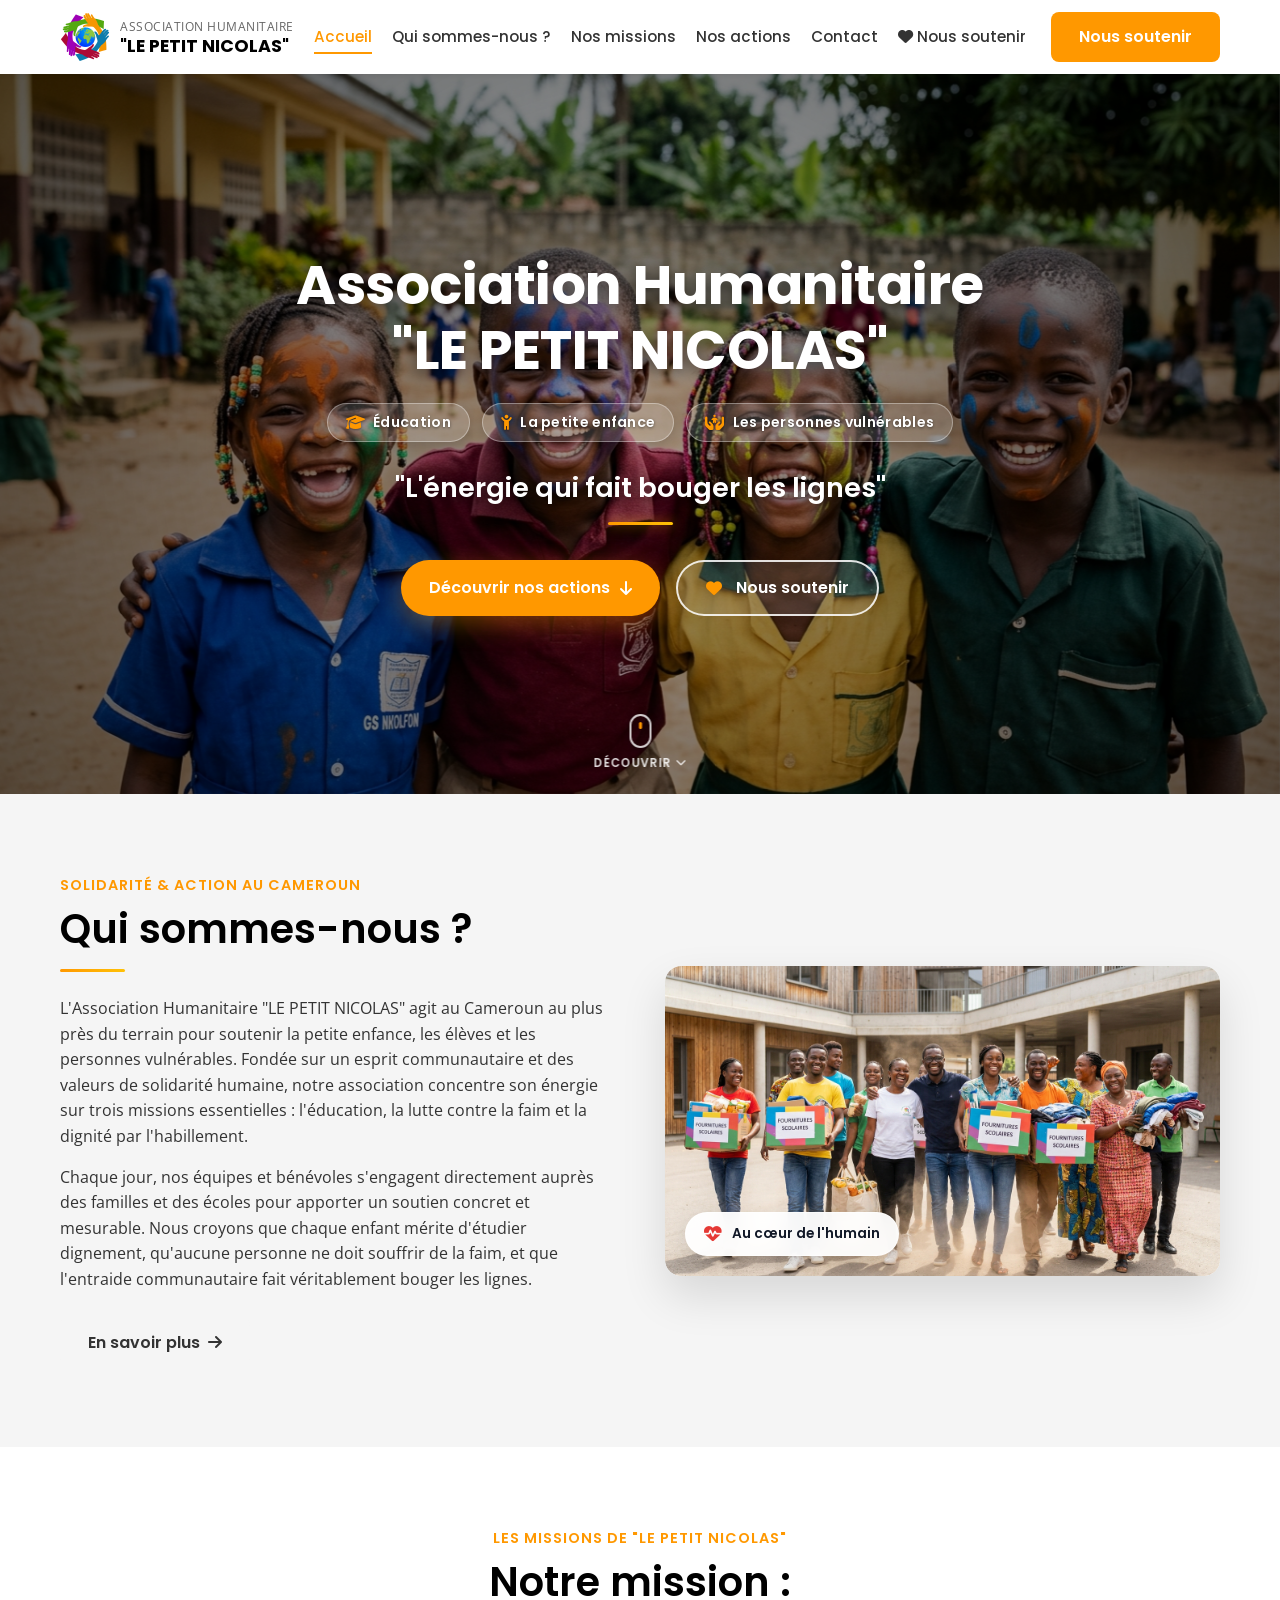
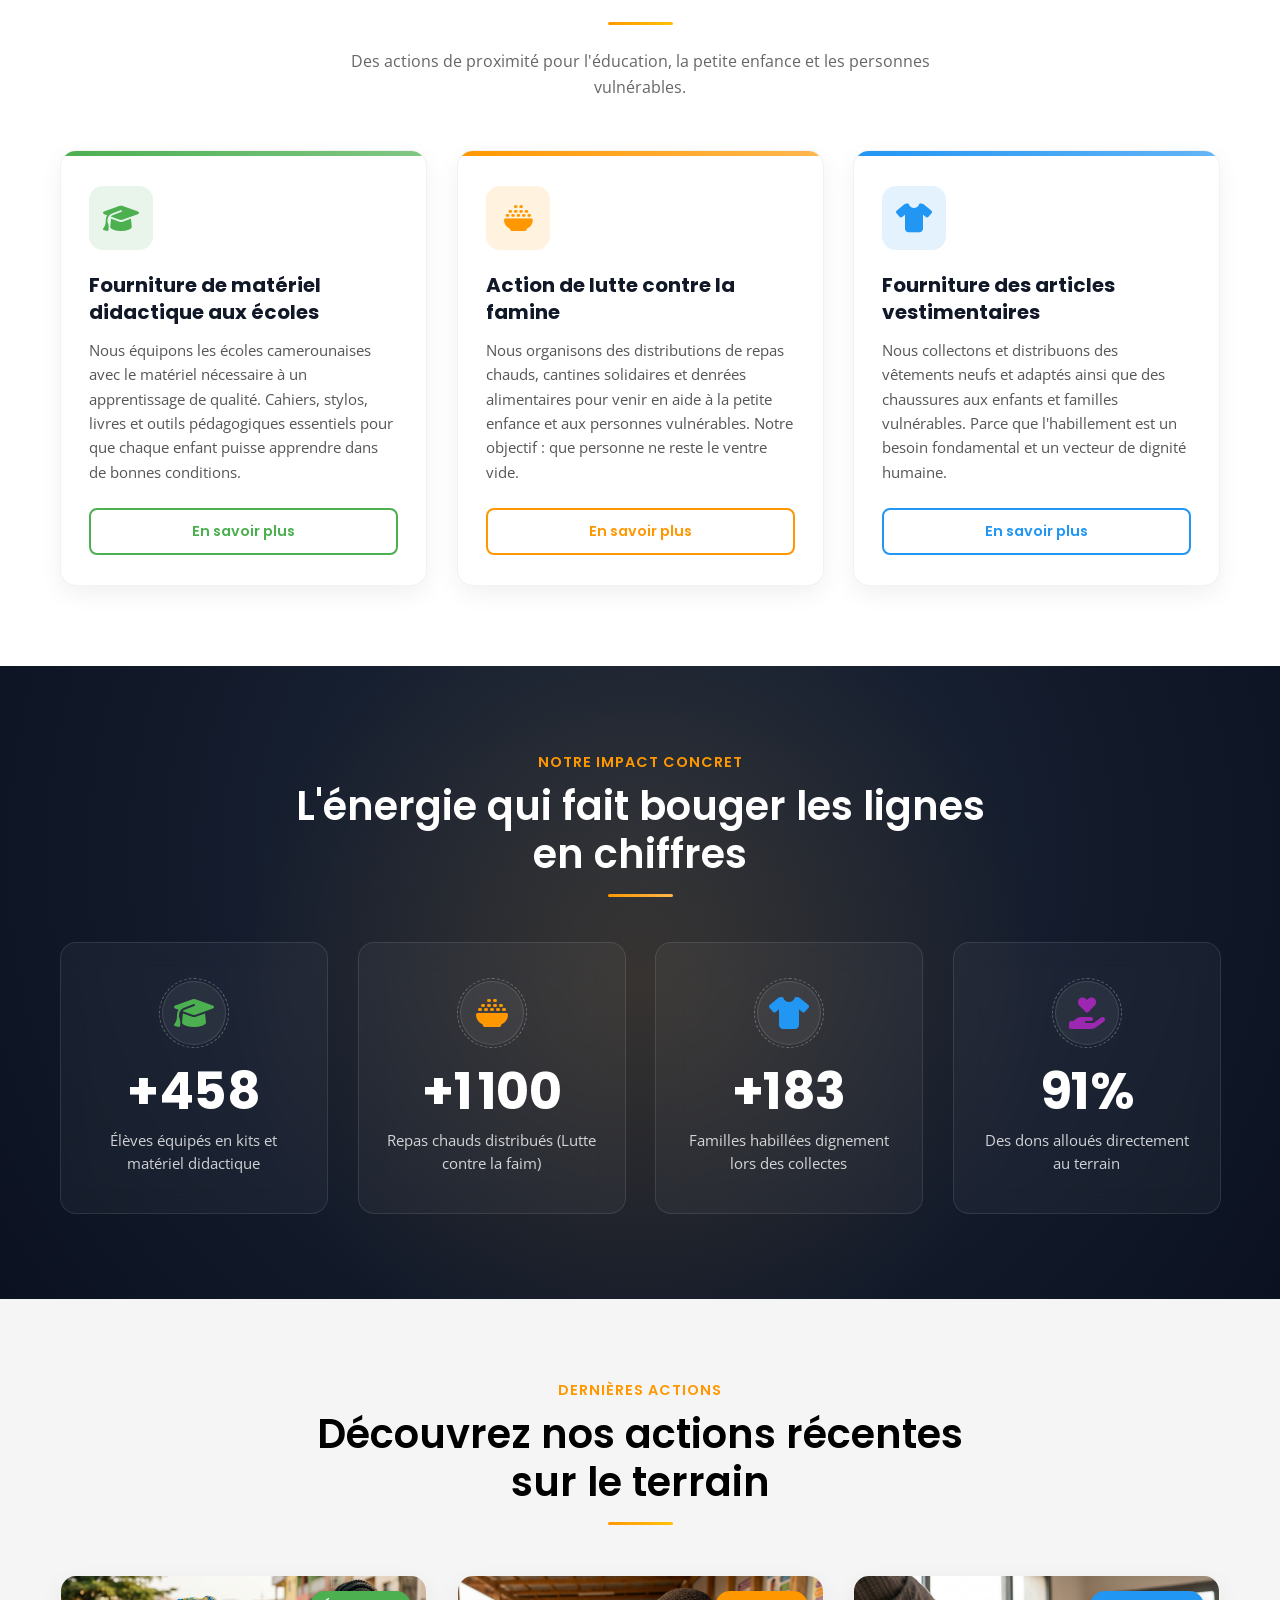
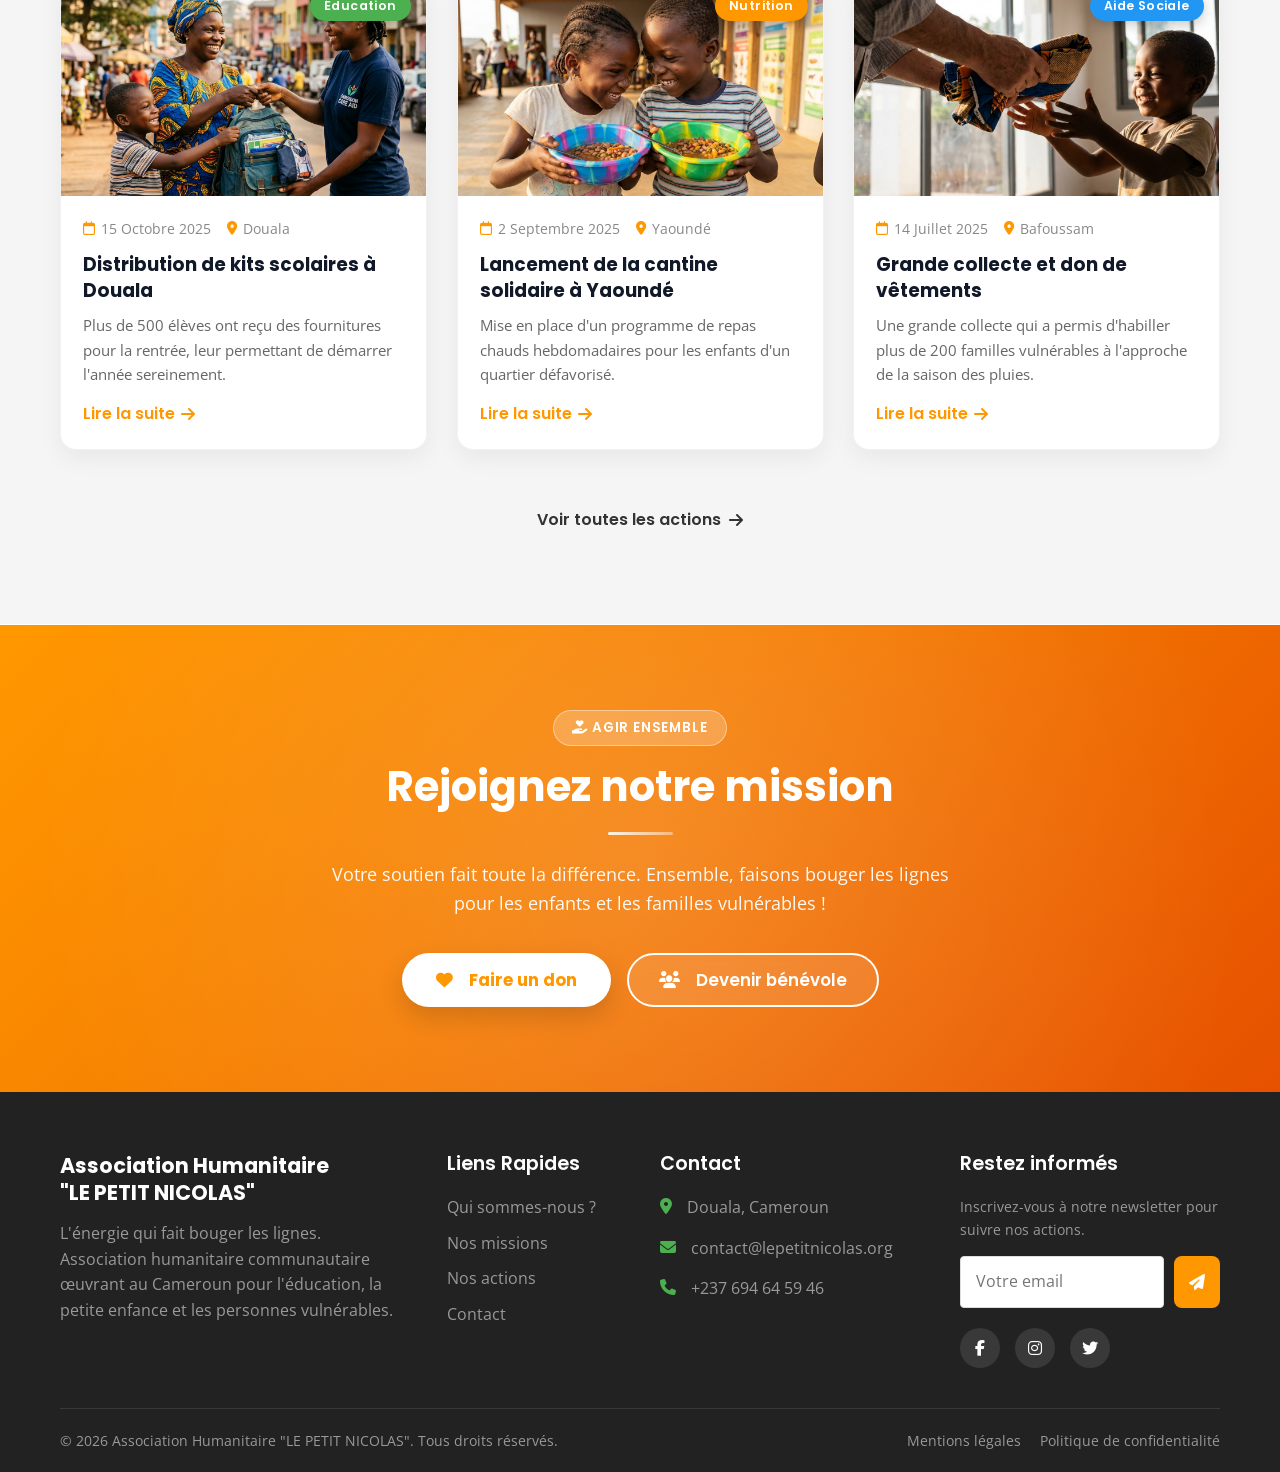
<file: index.html>
<!DOCTYPE html>
<html lang="fr">
<head>
    <meta charset="UTF-8">
    <meta name="viewport" content="width=device-width, initial-scale=1.0">
    <title>Association Humanitaire "LE PETIT NICOLAS" - Cameroun</title>
    <meta name="description" content="Association Humanitaire &quot;LE PETIT NICOLAS&quot; au Cameroun. Éducation, la petite enfance, les personnes vulnérables. L'énergie qui fait bouger les lignes.">
    
    <!-- Google Fonts -->
    <link rel="preconnect" href="https://fonts.googleapis.com">
    <link rel="preconnect" href="https://fonts.gstatic.com" crossorigin>
    <link href="https://fonts.googleapis.com/css2?family=Open+Sans:wght@400;600&family=Poppins:wght@500;600;700&display=swap" rel="stylesheet">
    
    <!-- FontAwesome -->
    <link rel="stylesheet" href="https://cdnjs.cloudflare.com/ajax/libs/font-awesome/6.4.0/css/all.min.css">
    
    <!-- CSS unique consolidé -->
    <link rel="stylesheet" href="assets/css/style.css?v=4.2">
    </head>
<body>

    <!-- BARRE DE PROGRESSION DE NAVIGATION -->
    <div id="nav-progress-bar" class="nav-progress-bar"></div>

    <!-- PRELOADER INTRO DU SITE (ANIMATION DU LOGO AU DEMARRAGE) -->
    <div id="site-preloader" class="site-preloader" aria-hidden="true">
        <div class="preloader-inner">
            <div class="preloader-logo-box">
                <img src="assets/images/logo/logo-pn.jpg" alt="Logo Association Le Petit Nicolas" class="preloader-logo-img">
                <div class="energy-glow-ring"></div>
            </div>
            <div class="preloader-text-box">
                <span class="preloader-sub">Association Humanitaire</span>
                <h2 class="preloader-title">"LE PETIT NICOLAS"</h2>
                <div class="preloader-energy-line">
                    <div class="energy-pulse"></div>
                </div>
                <p class="preloader-slogan">"L'énergie qui fait bouger les lignes"</p>
            </div>
        </div>
    </div>

    <!-- TRANSITION DE PAGE SWUP (ANIMATION DU LOGO ENTRE LES PAGES) -->
    <div id="page-transition" class="page-transition" aria-hidden="true">
        <div class="transition-inner">
            <div class="transition-logo-circle">
                <img src="assets/images/logo/logo-pn.jpg" alt="Logo Le Petit Nicolas" class="transition-logo-img">
                <div class="transition-ripple"></div>
            </div>
            <span class="transition-text">L'énergie qui fait bouger les lignes</span>
        </div>
    </div>

    <!-- HEADER -->
    <header class="site-header">
        <div class="container header-container">
            <!-- Logo -->
            <a href="index.html" class="logo-link">
                <img src="assets/images/logo/logo-pn.jpg" alt="Logo Le Petit Nicolas" class="site-logo">
                <div class="logo-text">
                    <span class="logo-subtitle">Association Humanitaire</span>
                    <span class="logo-title">"LE PETIT NICOLAS"</span>
                </div>
            </a>

            <!-- Navigation -->
            <nav class="main-nav">
                <ul class="nav-list">
                    <li><a href="index.html" class="active">Accueil</a></li>
                    <li><a href="qui-sommes-nous.html" >Qui sommes-nous ?</a></li>
                    <li><a href="nos-missions.html" >Nos missions</a></li>
                    <li><a href="nos-actions.html" >Nos actions</a></li>
                    <li><a href="contact.html" >Contact</a></li>
                    <li class="nav-mobile-cta">
                        <a href="nous-soutenir.html" class="btn-mobile-support ">
                            <i class="fa-solid fa-heart"></i> Nous soutenir
                        </a>
                    </li>
                </ul>
                <div class="header-cta">
                    <a href="nous-soutenir.html" class="btn btn-primary">Nous soutenir</a>
                </div>
            </nav>

            <!-- Mobile Toggle -->
            <button class="menu-toggle" aria-label="Menu">
                <i class="fa-solid fa-bars"></i>
            </button>
        </div>
    </header>

<main id="swup" class="transition-fade">
    <!-- HERO SECTION -->
    <section class="hero">
        <div class="hero-slideshow">
            <div class="hero-slide active" style="background-image: url('assets/images/hero/Children_laughing_in_202604231305.jpeg');"></div>
            <div class="hero-slide" style="background-image: url('assets/images/hero/Children_sharing_nutritious_202604231304.jpeg');"></div>
            <div class="hero-slide" style="background-image: url('assets/images/hero/benevole-donne-vetement-202604231301.jpeg');"></div>
        </div>
        <div class="hero-overlay"></div>
        <div class="container hero-content">
            <h1 class="hero-title">Association Humanitaire<br>"LE PETIT NICOLAS"</h1>
            <div class="hero-pillars">
                <span class="pillar-tag"><i class="fa-solid fa-graduation-cap"></i> Éducation</span>
                <span class="pillar-tag"><i class="fa-solid fa-child-reaching"></i> La petite enfance</span>
                <span class="pillar-tag"><i class="fa-solid fa-hands-holding-child"></i> Les personnes vulnérables</span>
            </div>
            <p class="hero-slogan">"L'énergie qui fait bouger les lignes"</p>
            <div class="hero-actions">
                <a href="#missions" class="btn btn-primary btn-hero-primary">
                    <span>Découvrir nos actions</span>
                    <i class="fa-solid fa-arrow-down"></i>
                </a>
                <a href="contact.html?sujet=don" class="btn btn-secondary btn-hero-secondary">
                    <i class="fa-solid fa-heart" style="color:var(--color-orange); margin-right:6px;"></i>
                    <span>Nous soutenir</span>
                </a>
            </div>
        </div>

        <!-- INDICATEUR DE DEFILEMENT SOURIS -->
        <a href="#presentation" class="hero-scroll-indicator" aria-label="Découvrir la suite">
            <span class="scroll-mouse">
                <span class="scroll-wheel"></span>
            </span>
            <span class="scroll-text">Découvrir <i class="fa-solid fa-chevron-down"></i></span>
        </a>
    </section>

    <!-- PRESENTATION SECTION -->
    <section id="presentation" class="section-padding bg-light" data-reveal="fade-up">
        <div class="container presentation-grid">
            <div class="presentation-text" data-reveal="fade-right">
                <span class="section-subtitle">Solidarité & Action au Cameroun</span>
                <h2>Qui sommes-nous ?</h2>
                <div class="section-divider"></div>
                <p>L'Association Humanitaire "LE PETIT NICOLAS" agit au Cameroun au plus près du terrain pour soutenir la petite enfance, les élèves et les personnes vulnérables. Fondée sur un esprit communautaire et des valeurs de solidarité humaine, notre association concentre son énergie sur trois missions essentielles : l'éducation, la lutte contre la faim et la dignité par l'habillement.</p>
                <p style="margin-top:15px; margin-bottom:25px;">Chaque jour, nos équipes et bénévoles s'engagent directement auprès des familles et des écoles pour apporter un soutien concret et mesurable. Nous croyons que chaque enfant mérite d'étudier dignement, qu'aucune personne ne doit souffrir de la faim, et que l'entraide communautaire fait véritablement bouger les lignes.</p>
                <a href="qui-sommes-nous.html" class="btn btn-tertiary btn-animated-arrow">
                    <span>En savoir plus</span>
                    <i class="fa-solid fa-arrow-right"></i>
                </a>
            </div>
            <div class="presentation-image-wrapper" data-reveal="fade-left" data-tilt>
                <div class="image-frame-decor">
                    <img src="assets/images/presentation.jpeg" alt="Equipe Le Petit Nicolas" class="presentation-img">
                    <div class="image-floating-badge">
                        <i class="fa-solid fa-heart-pulse"></i>
                        <span>Au cœur de l'humain</span>
                    </div>
                </div>
            </div>
        </div>
    </section>

    <!-- MISSIONS SECTION -->
    <section id="missions" class="section-padding" data-reveal="fade-up">
        <div class="container">
            <div class="section-header">
                <span class="section-subtitle">Les missions de "Le Petit Nicolas"</span>
                <h2>Notre mission :</h2>
                <div class="section-divider center"></div>
                <p style="color:var(--color-text-secondary); max-width:650px; margin:10px auto 0;">Des actions de proximité pour l'éducation, la petite enfance et les personnes vulnérables.</p>
            </div>
            
            <div class="missions-grid reveal-stagger">
                <!-- Mission 1 -->
                <div class="mission-card mission-edu" data-tilt>
                    <div class="card-accent-bar edu"></div>
                    <div class="mission-icon-box edu">
                        <i class="fa-solid fa-graduation-cap mission-icon"></i>
                    </div>
                    <h3 class="mission-title">Fourniture de matériel didactique aux écoles</h3>
                    <p class="mission-desc">Nous équipons les écoles camerounaises avec le matériel nécessaire à un apprentissage de qualité. Cahiers, stylos, livres et outils pédagogiques essentiels pour que chaque enfant puisse apprendre dans de bonnes conditions.</p>
                    <a href="nos-missions.html#materiel-didactique" class="btn btn-secondary btn-card-action">En savoir plus</a>
                </div>

                <!-- Mission 2 -->
                <div class="mission-card mission-famine" data-tilt>
                    <div class="card-accent-bar famine"></div>
                    <div class="mission-icon-box famine">
                        <i class="fa-solid fa-bowl-rice mission-icon"></i>
                    </div>
                    <h3 class="mission-title">Action de lutte contre la famine</h3>
                    <p class="mission-desc">Nous organisons des distributions de repas chauds, cantines solidaires et denrées alimentaires pour venir en aide à la petite enfance et aux personnes vulnérables. Notre objectif : que personne ne reste le ventre vide.</p>
                    <a href="nos-missions.html#lutte-famine" class="btn btn-secondary btn-card-action" style="border-color:var(--color-orange); color:var(--color-orange);">En savoir plus</a>
                </div>

                <!-- Mission 3 -->
                <div class="mission-card mission-clothes" data-tilt>
                    <div class="card-accent-bar clothes"></div>
                    <div class="mission-icon-box clothes">
                        <i class="fa-solid fa-shirt mission-icon"></i>
                    </div>
                    <h3 class="mission-title">Fourniture des articles vestimentaires</h3>
                    <p class="mission-desc">Nous collectons et distribuons des vêtements neufs et adaptés ainsi que des chaussures aux enfants et familles vulnérables. Parce que l'habillement est un besoin fondamental et un vecteur de dignité humaine.</p>
                    <a href="nos-missions.html#articles-vestimentaires" class="btn btn-secondary btn-card-action" style="border-color:var(--color-blue); color:var(--color-blue);">En savoir plus</a>
                </div>
            </div>
        </div>
    </section>

    <!-- SECTION CHIFFRES CLES & IMPACT -->
    <section class="stats-section" data-reveal="fade-up">
        <div class="stats-ambient-glow"></div>
        <div class="container" style="position:relative; z-index:2;">
            <div class="section-header" style="margin-bottom:45px;">
                <span class="section-subtitle" style="color:var(--color-orange);">Notre Impact Concret</span>
                <h2 style="color:#ffffff;">L'énergie qui fait bouger les lignes en chiffres</h2>
                <div class="section-divider center orange"></div>
            </div>
            <div class="stats-grid reveal-stagger">
                <div class="stat-card" data-tilt>
                    <div class="stat-icon-wrapper edu">
                        <i class="fa-solid fa-graduation-cap stat-icon" style="color:var(--color-green);"></i>
                        <span class="stat-halo"></span>
                    </div>
                    <div class="stat-number" data-target="500" data-prefix="+">0</div>
                    <p class="stat-label">Élèves équipés en kits et matériel didactique</p>
                </div>
                <div class="stat-card" data-tilt>
                    <div class="stat-icon-wrapper famine">
                        <i class="fa-solid fa-bowl-rice stat-icon" style="color:var(--color-orange);"></i>
                        <span class="stat-halo"></span>
                    </div>
                    <div class="stat-number" data-target="1200" data-prefix="+">0</div>
                    <p class="stat-label">Repas chauds distribués (Lutte contre la faim)</p>
                </div>
                <div class="stat-card" data-tilt>
                    <div class="stat-icon-wrapper clothes">
                        <i class="fa-solid fa-shirt stat-icon" style="color:var(--color-blue);"></i>
                        <span class="stat-halo"></span>
                    </div>
                    <div class="stat-number" data-target="200" data-prefix="+">0</div>
                    <p class="stat-label">Familles habillées dignement lors des collectes</p>
                </div>
                <div class="stat-card" data-tilt>
                    <div class="stat-icon-wrapper direct">
                        <i class="fa-solid fa-hand-holding-heart stat-icon" style="color:var(--color-purple);"></i>
                        <span class="stat-halo"></span>
                    </div>
                    <div class="stat-number" data-target="100" data-suffix="%">0</div>
                    <p class="stat-label">Des dons alloués directement au terrain</p>
                </div>
            </div>
        </div>
    </section>

    <!-- RECENT ACTIONS SECTION -->
    <section class="section-padding bg-light" data-reveal="fade-up">
        <div class="container">
            <div class="section-header">
                <span class="section-subtitle">Dernières actions</span>
                <h2>Découvrez nos actions récentes sur le terrain</h2>
                <div class="section-divider center"></div>
            </div>
            
            <div class="actions-grid reveal-stagger">
                <!-- Action 1 -->
                <article class="action-card" data-tilt>
                    <div class="action-img-wrapper">
                        <img src="assets/images/hero/Volunteer_giving_kit_202604231310.jpeg" alt="Distribution de kits" class="action-img">
                        <span class="action-badge" style="background-color:var(--color-green);">Éducation</span>
                    </div>
                    <div class="action-content">
                        <div class="action-meta">
                            <span><i class="fa-regular fa-calendar"></i> 15 Octobre 2025</span>
                            <span><i class="fa-solid fa-location-dot"></i> Douala</span>
                        </div>
                        <h3>Distribution de kits scolaires à Douala</h3>
                        <p style="color:var(--color-text-secondary); font-size:0.95rem;">Plus de 500 élèves ont reçu des fournitures pour la rentrée, leur permettant de démarrer l'année sereinement.</p>
                        <a href="nos-actions.html" class="read-more">Lire la suite <i class="fa-solid fa-arrow-right"></i></a>
                    </div>
                </article>

                <!-- Action 2 -->
                <article class="action-card" data-tilt>
                    <div class="action-img-wrapper">
                        <img src="assets/images/hero/Children_sharing_nutritious_202604231303.jpeg" alt="Cantine solidaire" class="action-img">
                        <span class="action-badge" style="background-color:var(--color-orange);">Nutrition</span>
                    </div>
                    <div class="action-content">
                        <div class="action-meta">
                            <span><i class="fa-regular fa-calendar"></i> 2 Septembre 2025</span>
                            <span><i class="fa-solid fa-location-dot"></i> Yaoundé</span>
                        </div>
                        <h3>Lancement de la cantine solidaire à Yaoundé</h3>
                        <p style="color:var(--color-text-secondary); font-size:0.95rem;">Mise en place d'un programme de repas chauds hebdomadaires pour les enfants d'un quartier défavorisé.</p>
                        <a href="nos-actions.html" class="read-more">Lire la suite <i class="fa-solid fa-arrow-right"></i></a>
                    </div>
                </article>

                <!-- Action 3 -->
                <article class="action-card" data-tilt>
                    <div class="action-img-wrapper">
                        <img src="assets/images/hero/benevole-donne-vetement-202604231259.jpeg" alt="Collecte vetements" class="action-img">
                        <span class="action-badge" style="background-color:var(--color-blue);">Aide Sociale</span>
                    </div>
                    <div class="action-content">
                        <div class="action-meta">
                            <span><i class="fa-regular fa-calendar"></i> 14 Juillet 2025</span>
                            <span><i class="fa-solid fa-location-dot"></i> Bafoussam</span>
                        </div>
                        <h3>Grande collecte et don de vêtements</h3>
                        <p style="color:var(--color-text-secondary); font-size:0.95rem;">Une grande collecte qui a permis d'habiller plus de 200 familles vulnérables à l'approche de la saison des pluies.</p>
                        <a href="nos-actions.html" class="read-more">Lire la suite <i class="fa-solid fa-arrow-right"></i></a>
                    </div>
                </article>
            </div>
            
            <div class="text-center" style="margin-top:45px;">
                <a href="nos-actions.html" class="btn btn-tertiary btn-animated-arrow">
                    <span>Voir toutes les actions</span>
                    <i class="fa-solid fa-arrow-right"></i>
                </a>
            </div>
        </div>
    </section>

    <!-- CALL TO ACTION -->
    <section class="section-padding cta-section" data-reveal="fade-up">
        <div class="cta-mesh-glow"></div>
        <div class="container" style="position:relative; z-index:2;">
            <span class="cta-pill"><i class="fa-solid fa-hand-holding-heart"></i> Agir ensemble</span>
            <h2 style="font-size: clamp(2rem, 4vw, 2.6rem); margin-bottom: 20px;">Rejoignez notre mission</h2>
            <div class="section-divider center white"></div>
            <p style="font-size: 1.15rem; max-width: 620px; margin: 0 auto 35px; opacity: 0.95; line-height: 1.6;">Votre soutien fait toute la différence. Ensemble, faisons bouger les lignes pour les enfants et les familles vulnérables !</p>
            <div class="cta-actions">
                <a href="contact.html?sujet=don" class="btn btn-cta-primary">
                    <i class="fa-solid fa-heart" style="color:var(--color-orange); margin-right:8px;"></i>
                    <span>Faire un don</span>
                </a>
                <a href="contact.html?sujet=benevolat" class="btn btn-cta-secondary">
                    <i class="fa-solid fa-users" style="margin-right:8px;"></i>
                    <span>Devenir bénévole</span>
                </a>
            </div>
        </div>
    </section>

</main>

    <!-- FOOTER -->
    <footer class="site-footer">
        <div class="container">
            <div class="footer-grid">
                
                <div class="footer-col">
                    <span class="footer-logo-text">Association Humanitaire<br>"LE PETIT NICOLAS"</span>
                    <p>L'énergie qui fait bouger les lignes. Association humanitaire communautaire œuvrant au Cameroun pour l'éducation, la petite enfance et les personnes vulnérables.</p>
                </div>

                <div class="footer-col">
                    <h3>Liens Rapides</h3>
                    <ul class="footer-links">
                        <li><a href="qui-sommes-nous.html">Qui sommes-nous ?</a></li>
                        <li><a href="nos-missions.html">Nos missions</a></li>
                        <li><a href="nos-actions.html">Nos actions</a></li>
                        <li><a href="contact.html">Contact</a></li>
                    </ul>
                </div>

                <div class="footer-col">
                    <h3>Contact</h3>
                    <ul class="footer-contact">
                        <li><i class="fa-solid fa-location-dot"></i> <span>Douala, Cameroun</span></li>
                        <li><i class="fa-solid fa-envelope"></i> <span>contact@lepetitnicolas.org</span></li>
                        <li><i class="fa-solid fa-phone"></i> <span>+237 694 64 59 46</span></li>
                    </ul>
                </div>

                <div class="footer-col">
                    <h3>Restez informés</h3>
                    <p style="margin-bottom:15px; font-size:0.9rem;">Inscrivez-vous à notre newsletter pour suivre nos actions.</p>
                    <form class="newsletter-form" action="#" method="POST">
                        <div class="form-group" style="display:flex; gap:10px;">
                            <input type="email" class="form-control" placeholder="Votre email" required style="flex:1;">
                            <button type="submit" class="btn btn-primary" style="padding:10px 15px;"><i class="fa-solid fa-paper-plane"></i></button>
                        </div>
                    </form>
                    <div class="social-links" style="margin-top:20px;">
                        <a href="#" aria-label="Facebook"><i class="fa-brands fa-facebook-f"></i></a>
                        <a href="#" aria-label="Instagram"><i class="fa-brands fa-instagram"></i></a>
                        <a href="#" aria-label="Twitter"><i class="fa-brands fa-twitter"></i></a>
                    </div>
                </div>

            </div>

            <div class="footer-bottom">
                <p>&copy; 2026 Association Humanitaire "LE PETIT NICOLAS". Tous droits réservés.</p>
                <div class="footer-legal">
                    <a href="mentions-legales.html">Mentions légales</a>
                    <a href="politique-confidentialite.html">Politique de confidentialité</a>
                </div>
            </div>
        </div>
    </footer>

    <!-- JavaScript & Bibliothèques Fluides (100% Locales, Zéro dépendance externe) -->
    <script src="assets/js/vendor/lenis.min.js"></script>
    <script src="assets/js/vendor/swup.min.js"></script>
    <script src="assets/js/main.js?v=4.1"></script>
</body>
</html>
</file>
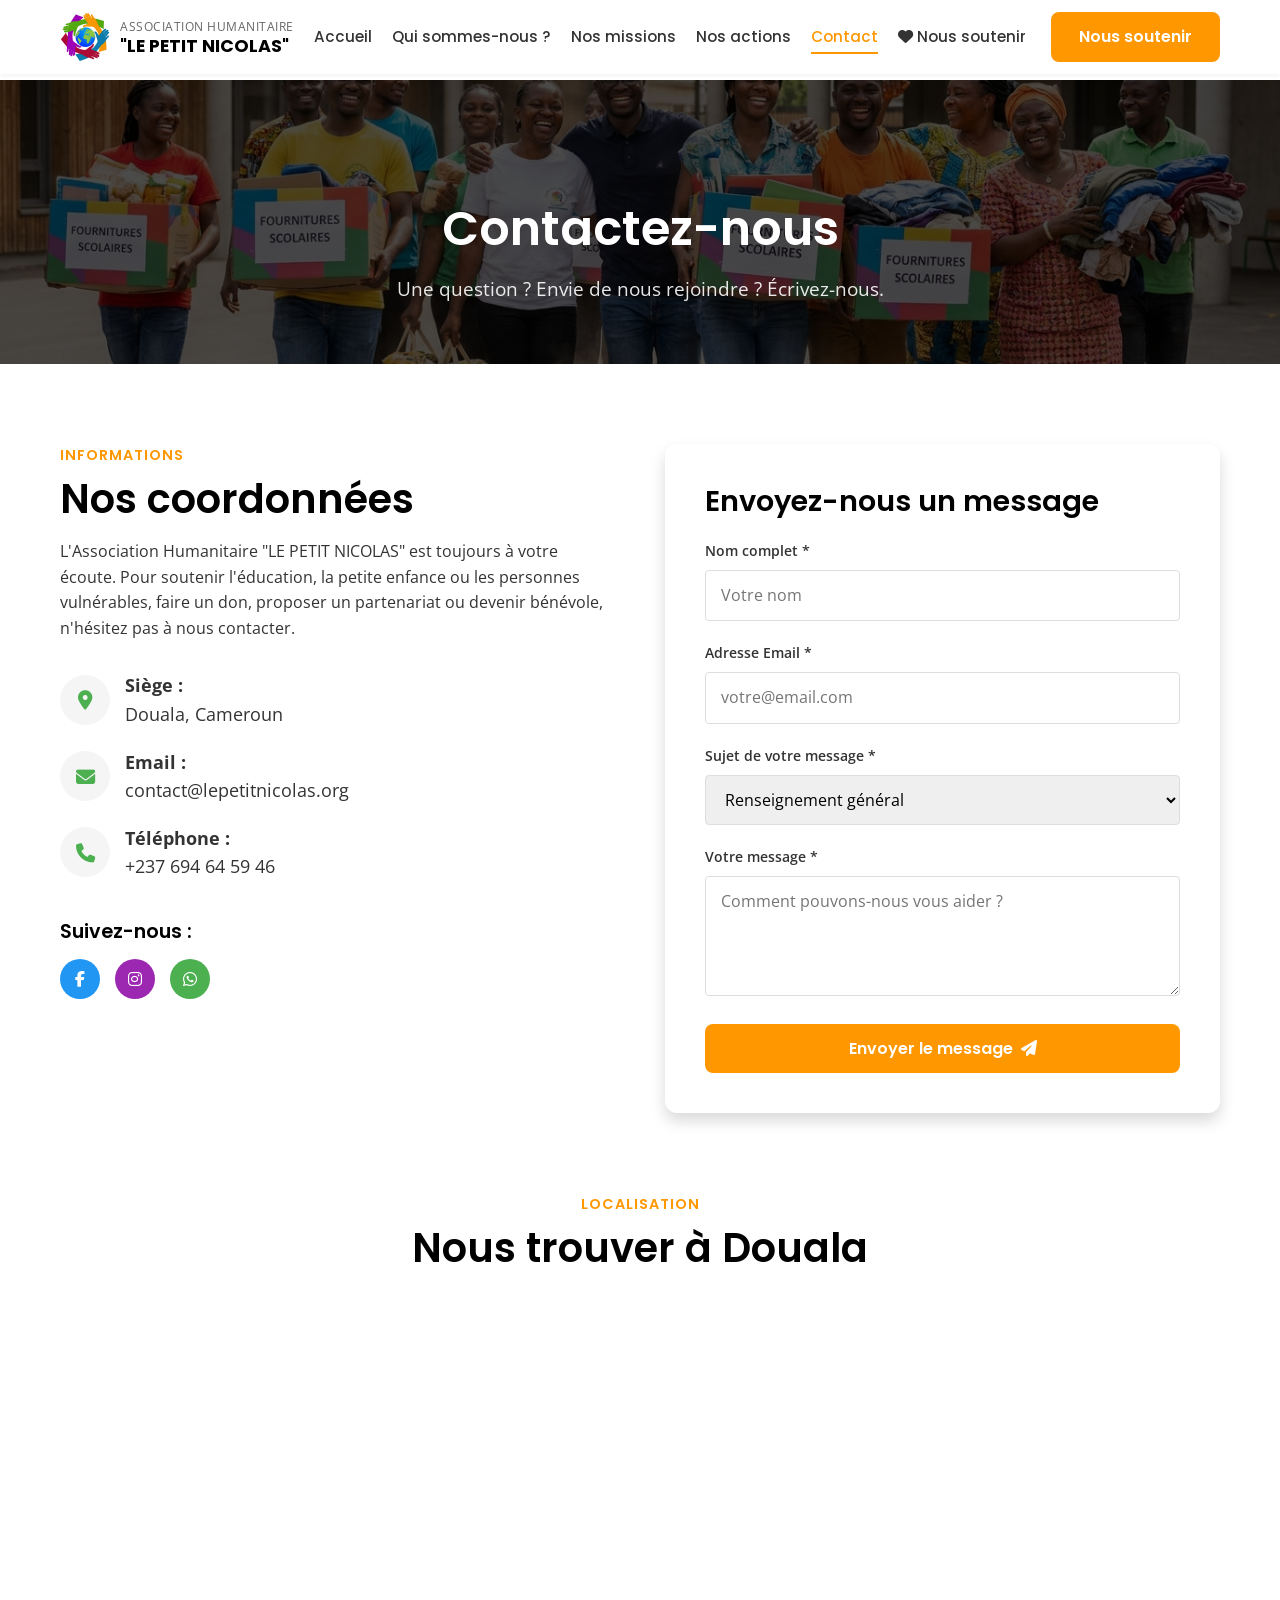
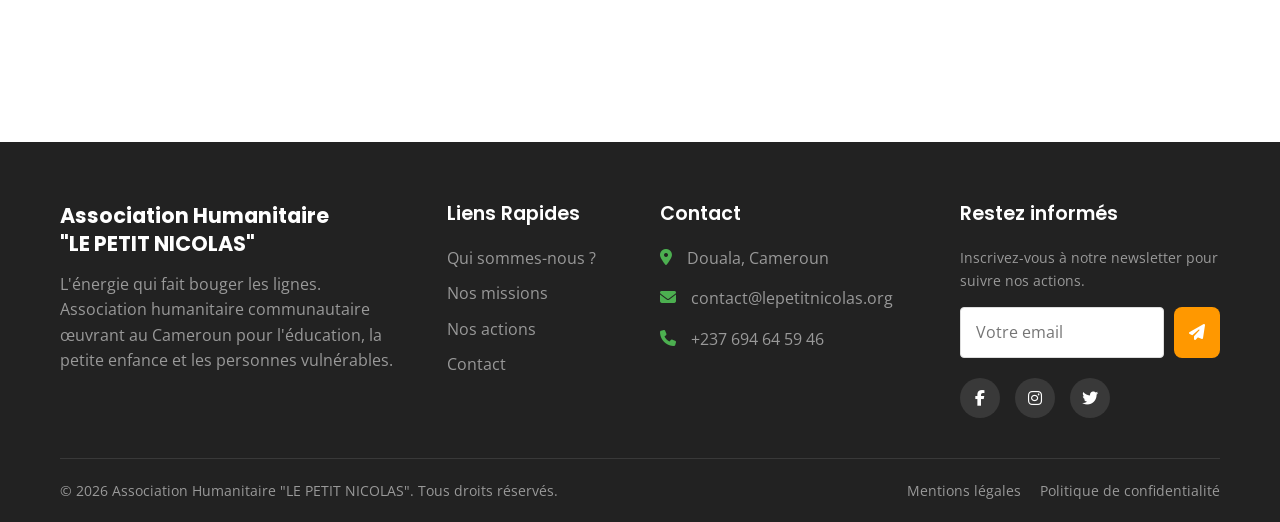
<file: contact.html>
<!DOCTYPE html>
<html lang="fr">
<head>
    <meta charset="UTF-8">
    <meta name="viewport" content="width=device-width, initial-scale=1.0">
    <title>Association Humanitaire "LE PETIT NICOLAS" - Cameroun</title>
    <meta name="description" content="Association Humanitaire &quot;LE PETIT NICOLAS&quot; au Cameroun. Éducation, la petite enfance, les personnes vulnérables. L'énergie qui fait bouger les lignes.">
    
    <!-- Google Fonts -->
    <link rel="preconnect" href="https://fonts.googleapis.com">
    <link rel="preconnect" href="https://fonts.gstatic.com" crossorigin>
    <link href="https://fonts.googleapis.com/css2?family=Open+Sans:wght@400;600&family=Poppins:wght@500;600;700&display=swap" rel="stylesheet">
    
    <!-- FontAwesome -->
    <link rel="stylesheet" href="https://cdnjs.cloudflare.com/ajax/libs/font-awesome/6.4.0/css/all.min.css">
    
    <!-- CSS unique consolidé -->
    <link rel="stylesheet" href="assets/css/style.css?v=4.2">
    </head>
<body>

    <!-- BARRE DE PROGRESSION DE NAVIGATION -->
    <div id="nav-progress-bar" class="nav-progress-bar"></div>

    <!-- PRELOADER INTRO DU SITE (ANIMATION DU LOGO AU DEMARRAGE) -->
    <div id="site-preloader" class="site-preloader" aria-hidden="true">
        <div class="preloader-inner">
            <div class="preloader-logo-box">
                <img src="assets/images/logo/logo-pn.jpg" alt="Logo Association Le Petit Nicolas" class="preloader-logo-img">
                <div class="energy-glow-ring"></div>
            </div>
            <div class="preloader-text-box">
                <span class="preloader-sub">Association Humanitaire</span>
                <h2 class="preloader-title">"LE PETIT NICOLAS"</h2>
                <div class="preloader-energy-line">
                    <div class="energy-pulse"></div>
                </div>
                <p class="preloader-slogan">"L'énergie qui fait bouger les lignes"</p>
            </div>
        </div>
    </div>

    <!-- TRANSITION DE PAGE SWUP (ANIMATION DU LOGO ENTRE LES PAGES) -->
    <div id="page-transition" class="page-transition" aria-hidden="true">
        <div class="transition-inner">
            <div class="transition-logo-circle">
                <img src="assets/images/logo/logo-pn.jpg" alt="Logo Le Petit Nicolas" class="transition-logo-img">
                <div class="transition-ripple"></div>
            </div>
            <span class="transition-text">L'énergie qui fait bouger les lignes</span>
        </div>
    </div>

    <!-- HEADER -->
    <header class="site-header">
        <div class="container header-container">
            <!-- Logo -->
            <a href="index.html" class="logo-link">
                <img src="assets/images/logo/logo-pn.jpg" alt="Logo Le Petit Nicolas" class="site-logo">
                <div class="logo-text">
                    <span class="logo-subtitle">Association Humanitaire</span>
                    <span class="logo-title">"LE PETIT NICOLAS"</span>
                </div>
            </a>

            <!-- Navigation -->
            <nav class="main-nav">
                <ul class="nav-list">
                    <li><a href="index.html" >Accueil</a></li>
                    <li><a href="qui-sommes-nous.html" >Qui sommes-nous ?</a></li>
                    <li><a href="nos-missions.html" >Nos missions</a></li>
                    <li><a href="nos-actions.html" >Nos actions</a></li>
                    <li><a href="contact.html" class="active">Contact</a></li>
                    <li class="nav-mobile-cta">
                        <a href="nous-soutenir.html" class="btn-mobile-support ">
                            <i class="fa-solid fa-heart"></i> Nous soutenir
                        </a>
                    </li>
                </ul>
                <div class="header-cta">
                    <a href="nous-soutenir.html" class="btn btn-primary">Nous soutenir</a>
                </div>
            </nav>

            <!-- Mobile Toggle -->
            <button class="menu-toggle" aria-label="Menu">
                <i class="fa-solid fa-bars"></i>
            </button>
        </div>
    </header>

<main id="swup" class="transition-fade">
<!-- PAGE HEADER -->
<section class="page-header" style="background: linear-gradient(rgba(0,0,0,0.7), rgba(0,0,0,0.7)), url('assets/images/presentation.jpeg') center/cover; color: white; padding: 120px 0 60px; text-align: center; margin-top: 80px;">
    <div class="container">
        <h1 style="color: white; font-size: clamp(2rem, 4vw, 3rem);">Contactez-nous</h1>
        <p style="font-size: 1.2rem; opacity: 0.9;">Une question ? Envie de nous rejoindre ? Écrivez-nous.</p>
    </div>
</section>

<section class="section-padding" data-reveal>
        <div class="container">
            <div class="presentation-grid" style="align-items: flex-start;">
                
                <!-- COORDONNEES -->
                <div>
                    <span class="section-subtitle">Informations</span>
                    <h2>Nos coordonnées</h2>
                    <p style="margin-bottom: 30px;">L'Association Humanitaire "LE PETIT NICOLAS" est toujours à votre écoute. Pour soutenir l'éducation, la petite enfance ou les personnes vulnérables, faire un don, proposer un partenariat ou devenir bénévole, n'hésitez pas à nous contacter.</p>
                    
                    <ul class="footer-contact" style="list-style: none; padding: 0;">
                        <li style="display:flex; gap:15px; margin-bottom:20px; font-size:1.1rem; align-items:center;">
                            <div style="width:50px; height:50px; background:var(--color-light-gray); border-radius:50%; display:flex; align-items:center; justify-content:center; color:var(--color-green); font-size:1.2rem;">
                                <i class="fa-solid fa-location-dot"></i>
                            </div>
                            <span><strong>Siège :</strong><br> Douala, Cameroun</span>
                        </li>
                        <li style="display:flex; gap:15px; margin-bottom:20px; font-size:1.1rem; align-items:center;">
                            <div style="width:50px; height:50px; background:var(--color-light-gray); border-radius:50%; display:flex; align-items:center; justify-content:center; color:var(--color-orange); font-size:1.2rem;">
                                <i class="fa-solid fa-envelope"></i>
                            </div>
                            <span><strong>Email :</strong><br> contact@lepetitnicolas.org</span>
                        </li>
                        <li style="display:flex; gap:15px; margin-bottom:20px; font-size:1.1rem; align-items:center;">
                            <div style="width:50px; height:50px; background:var(--color-light-gray); border-radius:50%; display:flex; align-items:center; justify-content:center; color:var(--color-blue); font-size:1.2rem;">
                                <i class="fa-solid fa-phone"></i>
                            </div>
                            <span><strong>Téléphone :</strong><br> +237 694 64 59 46</span>
                        </li>
                    </ul>

                    <div style="margin-top: 40px;">
                        <h3 style="font-size: 1.2rem;">Suivez-nous :</h3>
                        <div class="social-links" style="margin-top:15px;">
                            <a href="#" style="background:var(--color-blue);"><i class="fa-brands fa-facebook-f"></i></a>
                            <a href="#" style="background:var(--color-purple);"><i class="fa-brands fa-instagram"></i></a>
                            <a href="#" style="background:var(--color-green);"><i class="fa-brands fa-whatsapp"></i></a>
                        </div>
                    </div>
                </div>

                <!-- FORMULAIRE -->
                <div style="background: var(--color-white); padding: 40px; border-radius: var(--radius-lg); box-shadow: var(--shadow-lg);">
                    <h3 style="margin-bottom: 20px;">Envoyez-nous un message</h3>
                    
                    
                    <form action="#" method="POST">
                        <div class="form-group">
                            <label class="form-label">Nom complet *</label>
                            <input type="text" class="form-control" required placeholder="Votre nom">
                        </div>
                        <div class="form-group">
                            <label class="form-label">Adresse Email *</label>
                            <input type="email" class="form-control" required placeholder="votre@email.com">
                        </div>
                        <div class="form-group">
                            <label class="form-label">Sujet de votre message *</label>
                            <select class="form-control" required>
                                <option value="general" selected>Renseignement général</option>
                                <option value="don" >Faire un don</option>
                                <option value="benevolat" >Devenir bénévole</option>
                                <option value="partenariat" >Proposition de partenariat</option>
                            </select>
                        </div>
                        <div class="form-group">
                            <label class="form-label">Votre message *</label>
                            <textarea class="form-control" required placeholder="Comment pouvons-nous vous aider ?"></textarea>
                        </div>
                        <button type="submit" class="btn btn-primary" style="width: 100%;">Envoyer le message <i class="fa-solid fa-paper-plane"></i></button>
                    </form>
                </div>

            </div>
        </div>
    </section>

    <!-- CARTE GOOGLE MAPS -->
    <section style="padding-bottom: 0;">
        <div class="container" style="padding-bottom: 20px;">
            <div class="section-header">
                <span class="section-subtitle">Localisation</span>
                <h2>Nous trouver à Douala</h2>
            </div>
        </div>
        <div style="width:100%; height: 400px; filter: grayscale(10%);">
            <iframe
                src="https://www.google.com/maps/embed?pb=!1m18!1m12!1m3!1d127524.77027774498!2d9.62898!3d4.04833!2m3!1f0!2f0!3f0!3m2!1i1024!2i768!4f13.1!3m3!1m2!1s0x1061128be2e1fe6d%3A0x310893d0cbb13c36!2sDouala%2C%20Cameroun!5e0!3m2!1sfr!2sfr!4v1713880000000!5m2!1sfr!2sfr"
                width="100%"
                height="400"
                style="border:0; display:block;"
                allowfullscreen=""
                loading="lazy"
                referrerpolicy="no-referrer-when-downgrade"
                title="Localisation de l'Association Humanitaire &quot;LE PETIT NICOLAS&quot; à Douala">
            </iframe>
        </div>
    </section>
</main>

    <!-- FOOTER -->
    <footer class="site-footer">
        <div class="container">
            <div class="footer-grid">
                
                <div class="footer-col">
                    <span class="footer-logo-text">Association Humanitaire<br>"LE PETIT NICOLAS"</span>
                    <p>L'énergie qui fait bouger les lignes. Association humanitaire communautaire œuvrant au Cameroun pour l'éducation, la petite enfance et les personnes vulnérables.</p>
                </div>

                <div class="footer-col">
                    <h3>Liens Rapides</h3>
                    <ul class="footer-links">
                        <li><a href="qui-sommes-nous.html">Qui sommes-nous ?</a></li>
                        <li><a href="nos-missions.html">Nos missions</a></li>
                        <li><a href="nos-actions.html">Nos actions</a></li>
                        <li><a href="contact.html">Contact</a></li>
                    </ul>
                </div>

                <div class="footer-col">
                    <h3>Contact</h3>
                    <ul class="footer-contact">
                        <li><i class="fa-solid fa-location-dot"></i> <span>Douala, Cameroun</span></li>
                        <li><i class="fa-solid fa-envelope"></i> <span>contact@lepetitnicolas.org</span></li>
                        <li><i class="fa-solid fa-phone"></i> <span>+237 694 64 59 46</span></li>
                    </ul>
                </div>

                <div class="footer-col">
                    <h3>Restez informés</h3>
                    <p style="margin-bottom:15px; font-size:0.9rem;">Inscrivez-vous à notre newsletter pour suivre nos actions.</p>
                    <form class="newsletter-form" action="#" method="POST">
                        <div class="form-group" style="display:flex; gap:10px;">
                            <input type="email" class="form-control" placeholder="Votre email" required style="flex:1;">
                            <button type="submit" class="btn btn-primary" style="padding:10px 15px;"><i class="fa-solid fa-paper-plane"></i></button>
                        </div>
                    </form>
                    <div class="social-links" style="margin-top:20px;">
                        <a href="#" aria-label="Facebook"><i class="fa-brands fa-facebook-f"></i></a>
                        <a href="#" aria-label="Instagram"><i class="fa-brands fa-instagram"></i></a>
                        <a href="#" aria-label="Twitter"><i class="fa-brands fa-twitter"></i></a>
                    </div>
                </div>

            </div>

            <div class="footer-bottom">
                <p>&copy; 2026 Association Humanitaire "LE PETIT NICOLAS". Tous droits réservés.</p>
                <div class="footer-legal">
                    <a href="mentions-legales.html">Mentions légales</a>
                    <a href="politique-confidentialite.html">Politique de confidentialité</a>
                </div>
            </div>
        </div>
    </footer>

    <!-- JavaScript & Bibliothèques Fluides (100% Locales, Zéro dépendance externe) -->
    <script src="assets/js/vendor/lenis.min.js"></script>
    <script src="assets/js/vendor/swup.min.js"></script>
    <script src="assets/js/main.js?v=4.1"></script>
</body>
</html>
</file>
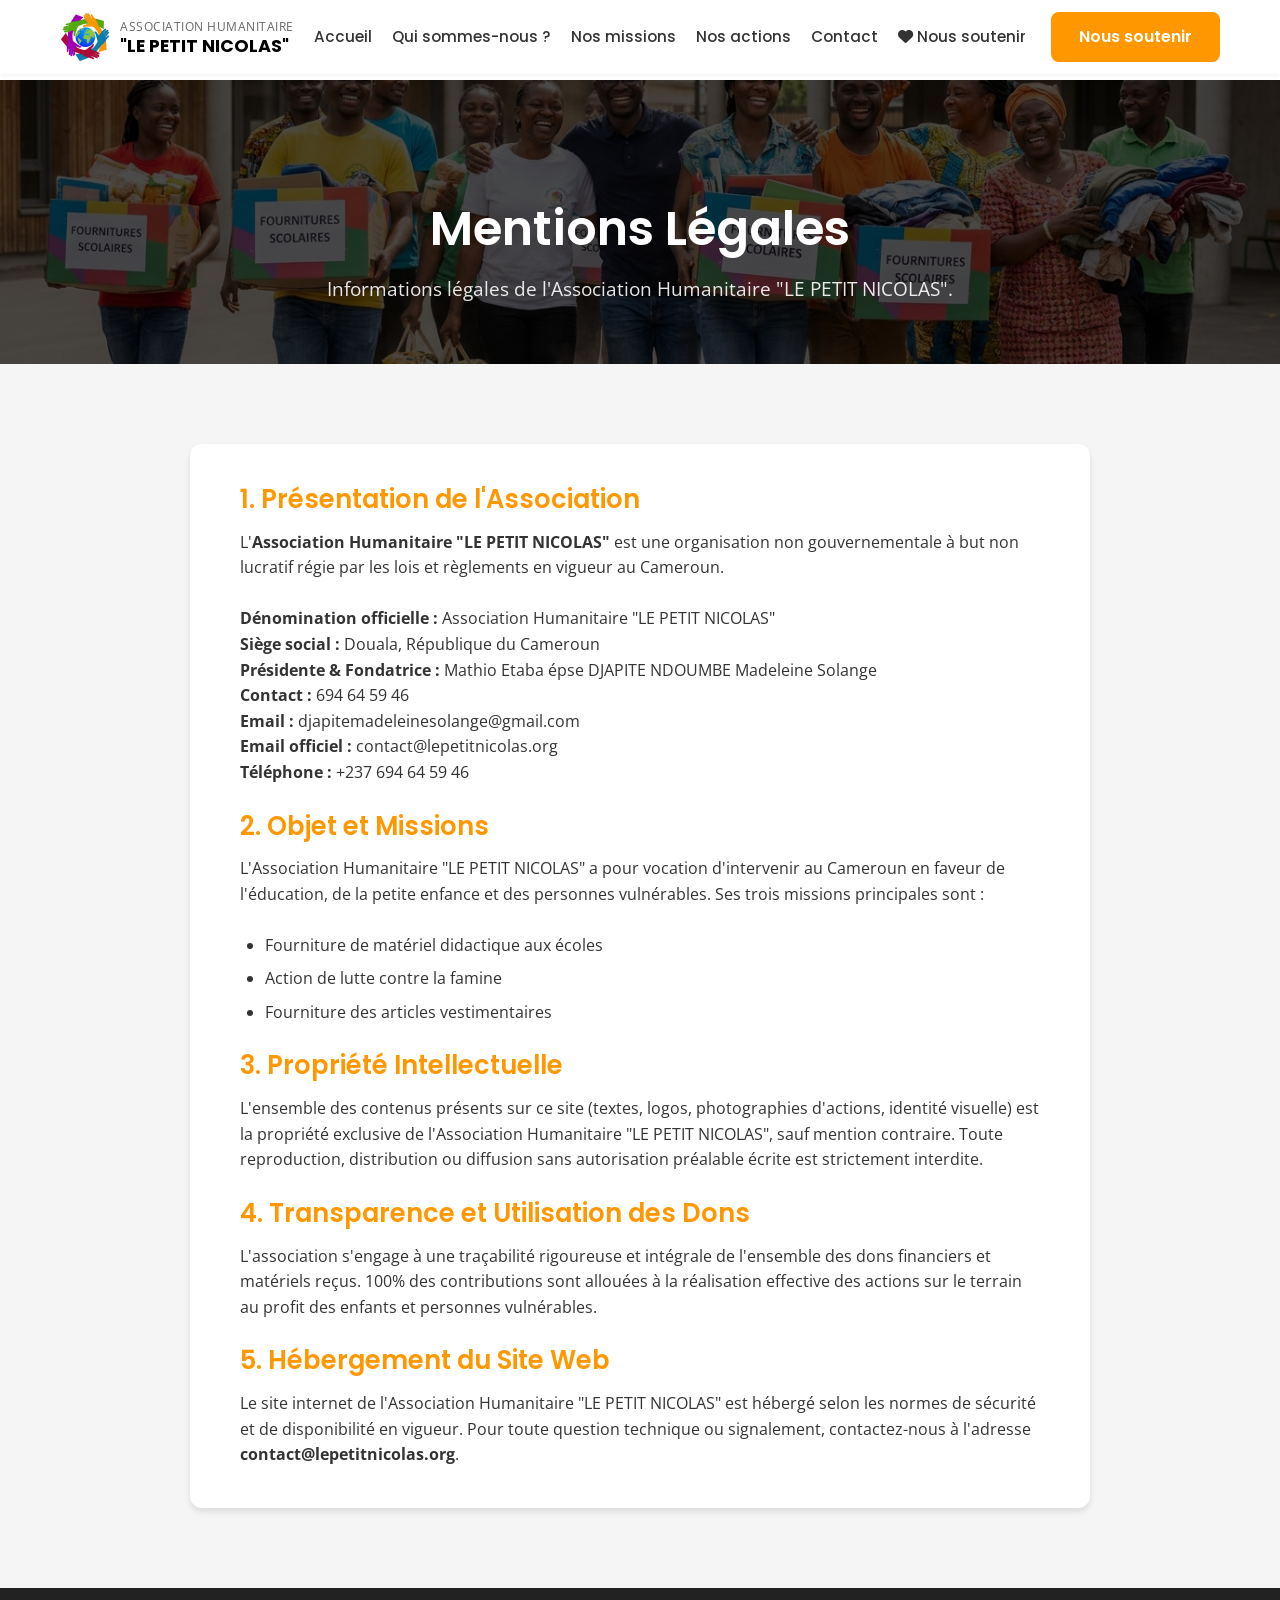
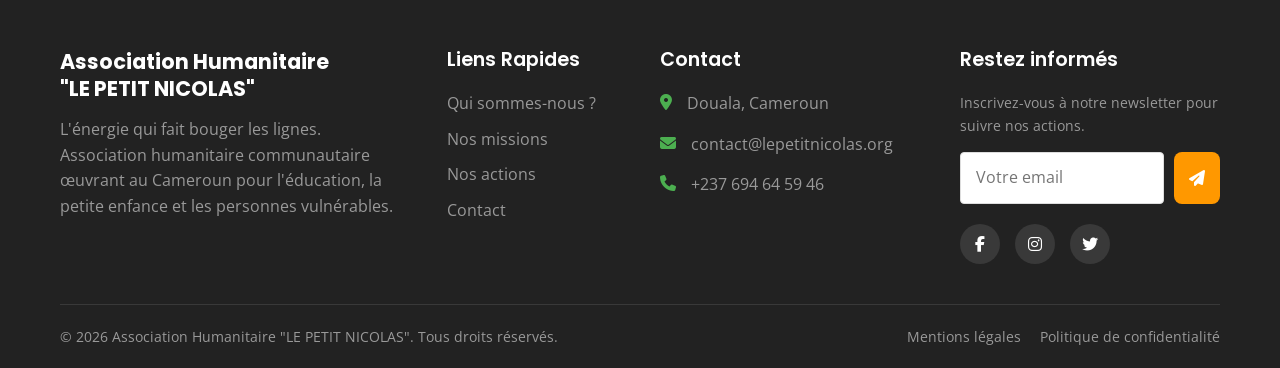
<file: mentions-legales.html>
<!DOCTYPE html>
<html lang="fr">
<head>
    <meta charset="UTF-8">
    <meta name="viewport" content="width=device-width, initial-scale=1.0">
    <title>Association Humanitaire "LE PETIT NICOLAS" - Cameroun</title>
    <meta name="description" content="Association Humanitaire &quot;LE PETIT NICOLAS&quot; au Cameroun. Éducation, la petite enfance, les personnes vulnérables. L'énergie qui fait bouger les lignes.">
    
    <!-- Google Fonts -->
    <link rel="preconnect" href="https://fonts.googleapis.com">
    <link rel="preconnect" href="https://fonts.gstatic.com" crossorigin>
    <link href="https://fonts.googleapis.com/css2?family=Open+Sans:wght@400;600&family=Poppins:wght@500;600;700&display=swap" rel="stylesheet">
    
    <!-- FontAwesome -->
    <link rel="stylesheet" href="https://cdnjs.cloudflare.com/ajax/libs/font-awesome/6.4.0/css/all.min.css">
    
    <!-- CSS unique consolidé -->
    <link rel="stylesheet" href="assets/css/style.css?v=4.2">
    </head>
<body>

    <!-- BARRE DE PROGRESSION DE NAVIGATION -->
    <div id="nav-progress-bar" class="nav-progress-bar"></div>

    <!-- PRELOADER INTRO DU SITE (ANIMATION DU LOGO AU DEMARRAGE) -->
    <div id="site-preloader" class="site-preloader" aria-hidden="true">
        <div class="preloader-inner">
            <div class="preloader-logo-box">
                <img src="assets/images/logo/logo-pn.jpg" alt="Logo Association Le Petit Nicolas" class="preloader-logo-img">
                <div class="energy-glow-ring"></div>
            </div>
            <div class="preloader-text-box">
                <span class="preloader-sub">Association Humanitaire</span>
                <h2 class="preloader-title">"LE PETIT NICOLAS"</h2>
                <div class="preloader-energy-line">
                    <div class="energy-pulse"></div>
                </div>
                <p class="preloader-slogan">"L'énergie qui fait bouger les lignes"</p>
            </div>
        </div>
    </div>

    <!-- TRANSITION DE PAGE SWUP (ANIMATION DU LOGO ENTRE LES PAGES) -->
    <div id="page-transition" class="page-transition" aria-hidden="true">
        <div class="transition-inner">
            <div class="transition-logo-circle">
                <img src="assets/images/logo/logo-pn.jpg" alt="Logo Le Petit Nicolas" class="transition-logo-img">
                <div class="transition-ripple"></div>
            </div>
            <span class="transition-text">L'énergie qui fait bouger les lignes</span>
        </div>
    </div>

    <!-- HEADER -->
    <header class="site-header">
        <div class="container header-container">
            <!-- Logo -->
            <a href="index.html" class="logo-link">
                <img src="assets/images/logo/logo-pn.jpg" alt="Logo Le Petit Nicolas" class="site-logo">
                <div class="logo-text">
                    <span class="logo-subtitle">Association Humanitaire</span>
                    <span class="logo-title">"LE PETIT NICOLAS"</span>
                </div>
            </a>

            <!-- Navigation -->
            <nav class="main-nav">
                <ul class="nav-list">
                    <li><a href="index.html" >Accueil</a></li>
                    <li><a href="qui-sommes-nous.html" >Qui sommes-nous ?</a></li>
                    <li><a href="nos-missions.html" >Nos missions</a></li>
                    <li><a href="nos-actions.html" >Nos actions</a></li>
                    <li><a href="contact.html" >Contact</a></li>
                    <li class="nav-mobile-cta">
                        <a href="nous-soutenir.html" class="btn-mobile-support ">
                            <i class="fa-solid fa-heart"></i> Nous soutenir
                        </a>
                    </li>
                </ul>
                <div class="header-cta">
                    <a href="nous-soutenir.html" class="btn btn-primary">Nous soutenir</a>
                </div>
            </nav>

            <!-- Mobile Toggle -->
            <button class="menu-toggle" aria-label="Menu">
                <i class="fa-solid fa-bars"></i>
            </button>
        </div>
    </header>

<main id="swup" class="transition-fade bg-light">
<!-- PAGE HEADER -->
<section class="page-header" style="background: linear-gradient(rgba(0,0,0,0.7), rgba(0,0,0,0.7)), url('assets/images/presentation.jpeg') center/cover; color: white; padding: 120px 0 60px; text-align: center; margin-top: 80px;">
    <div class="container">
        <h1 style="color: white; font-size: clamp(2rem, 4vw, 3rem);">Mentions Légales</h1>
        <p style="font-size: 1.2rem; opacity: 0.9;">Informations légales de l'Association Humanitaire "LE PETIT NICOLAS".</p>
    </div>
</section>

<section class="section-padding" data-reveal>
        <div class="container" style="max-width: 900px; background: white; padding: 40px 50px; border-radius: var(--radius-lg); box-shadow: var(--shadow-md);">
            
            <h2 style="font-size: 1.6rem; color: var(--color-orange); margin-bottom: 15px;">1. Présentation de l'Association</h2>
            <p style="margin-bottom: 25px; color: var(--color-text);">
                L'<strong>Association Humanitaire "LE PETIT NICOLAS"</strong> est une organisation non gouvernementale à but non lucratif régie par les lois et règlements en vigueur au Cameroun.<br><br>
                <strong>Dénomination officielle :</strong> Association Humanitaire "LE PETIT NICOLAS"<br>
                <strong>Siège social :</strong> Douala, République du Cameroun<br>
                <strong>Présidente & Fondatrice :</strong> Mathio Etaba épse DJAPITE NDOUMBE Madeleine Solange<br>
<strong>Contact :</strong> 694 64 59 46<br>
<strong>Email :</strong> djapitemadeleinesolange@gmail.com<br>
                <strong>Email officiel :</strong> contact@lepetitnicolas.org<br>
                <strong>Téléphone :</strong> +237 694 64 59 46
            </p>

            <h2 style="font-size: 1.6rem; color: var(--color-orange); margin-bottom: 15px;">2. Objet et Missions</h2>
            <p style="margin-bottom: 25px; color: var(--color-text);">
                L'Association Humanitaire "LE PETIT NICOLAS" a pour vocation d'intervenir au Cameroun en faveur de l'éducation, de la petite enfance et des personnes vulnérables. Ses trois missions principales sont :
            </p>
            <ul style="list-style-type: disc; padding-left: 25px; margin-bottom: 25px; color: var(--color-text);">
                <li style="margin-bottom: 8px;">Fourniture de matériel didactique aux écoles</li>
                <li style="margin-bottom: 8px;">Action de lutte contre la famine</li>
                <li style="margin-bottom: 8px;">Fourniture des articles vestimentaires</li>
            </ul>

            <h2 style="font-size: 1.6rem; color: var(--color-orange); margin-bottom: 15px;">3. Propriété Intellectuelle</h2>
            <p style="margin-bottom: 25px; color: var(--color-text);">
                L'ensemble des contenus présents sur ce site (textes, logos, photographies d'actions, identité visuelle) est la propriété exclusive de l'Association Humanitaire "LE PETIT NICOLAS", sauf mention contraire. Toute reproduction, distribution ou diffusion sans autorisation préalable écrite est strictement interdite.
            </p>

            <h2 style="font-size: 1.6rem; color: var(--color-orange); margin-bottom: 15px;">4. Transparence et Utilisation des Dons</h2>
            <p style="margin-bottom: 25px; color: var(--color-text);">
                L'association s'engage à une traçabilité rigoureuse et intégrale de l'ensemble des dons financiers et matériels reçus. 100% des contributions sont allouées à la réalisation effective des actions sur le terrain au profit des enfants et personnes vulnérables.
            </p>

            <h2 style="font-size: 1.6rem; color: var(--color-orange); margin-bottom: 15px;">5. Hébergement du Site Web</h2>
            <p style="color: var(--color-text);">
                Le site internet de l'Association Humanitaire "LE PETIT NICOLAS" est hébergé selon les normes de sécurité et de disponibilité en vigueur. Pour toute question technique ou signalement, contactez-nous à l'adresse <strong>contact@lepetitnicolas.org</strong>.
            </p>

        </div>
    </section>
</main>

    <!-- FOOTER -->
    <footer class="site-footer">
        <div class="container">
            <div class="footer-grid">
                
                <div class="footer-col">
                    <span class="footer-logo-text">Association Humanitaire<br>"LE PETIT NICOLAS"</span>
                    <p>L'énergie qui fait bouger les lignes. Association humanitaire communautaire œuvrant au Cameroun pour l'éducation, la petite enfance et les personnes vulnérables.</p>
                </div>

                <div class="footer-col">
                    <h3>Liens Rapides</h3>
                    <ul class="footer-links">
                        <li><a href="qui-sommes-nous.html">Qui sommes-nous ?</a></li>
                        <li><a href="nos-missions.html">Nos missions</a></li>
                        <li><a href="nos-actions.html">Nos actions</a></li>
                        <li><a href="contact.html">Contact</a></li>
                    </ul>
                </div>

                <div class="footer-col">
                    <h3>Contact</h3>
                    <ul class="footer-contact">
                        <li><i class="fa-solid fa-location-dot"></i> <span>Douala, Cameroun</span></li>
                        <li><i class="fa-solid fa-envelope"></i> <span>contact@lepetitnicolas.org</span></li>
                        <li><i class="fa-solid fa-phone"></i> <span>+237 694 64 59 46</span></li>
                    </ul>
                </div>

                <div class="footer-col">
                    <h3>Restez informés</h3>
                    <p style="margin-bottom:15px; font-size:0.9rem;">Inscrivez-vous à notre newsletter pour suivre nos actions.</p>
                    <form class="newsletter-form" action="#" method="POST">
                        <div class="form-group" style="display:flex; gap:10px;">
                            <input type="email" class="form-control" placeholder="Votre email" required style="flex:1;">
                            <button type="submit" class="btn btn-primary" style="padding:10px 15px;"><i class="fa-solid fa-paper-plane"></i></button>
                        </div>
                    </form>
                    <div class="social-links" style="margin-top:20px;">
                        <a href="#" aria-label="Facebook"><i class="fa-brands fa-facebook-f"></i></a>
                        <a href="#" aria-label="Instagram"><i class="fa-brands fa-instagram"></i></a>
                        <a href="#" aria-label="Twitter"><i class="fa-brands fa-twitter"></i></a>
                    </div>
                </div>

            </div>

            <div class="footer-bottom">
                <p>&copy; 2026 Association Humanitaire "LE PETIT NICOLAS". Tous droits réservés.</p>
                <div class="footer-legal">
                    <a href="mentions-legales.html">Mentions légales</a>
                    <a href="politique-confidentialite.html">Politique de confidentialité</a>
                </div>
            </div>
        </div>
    </footer>

    <!-- JavaScript & Bibliothèques Fluides (100% Locales, Zéro dépendance externe) -->
    <script src="assets/js/vendor/lenis.min.js"></script>
    <script src="assets/js/vendor/swup.min.js"></script>
    <script src="assets/js/main.js?v=4.1"></script>
</body>
</html>
</file>
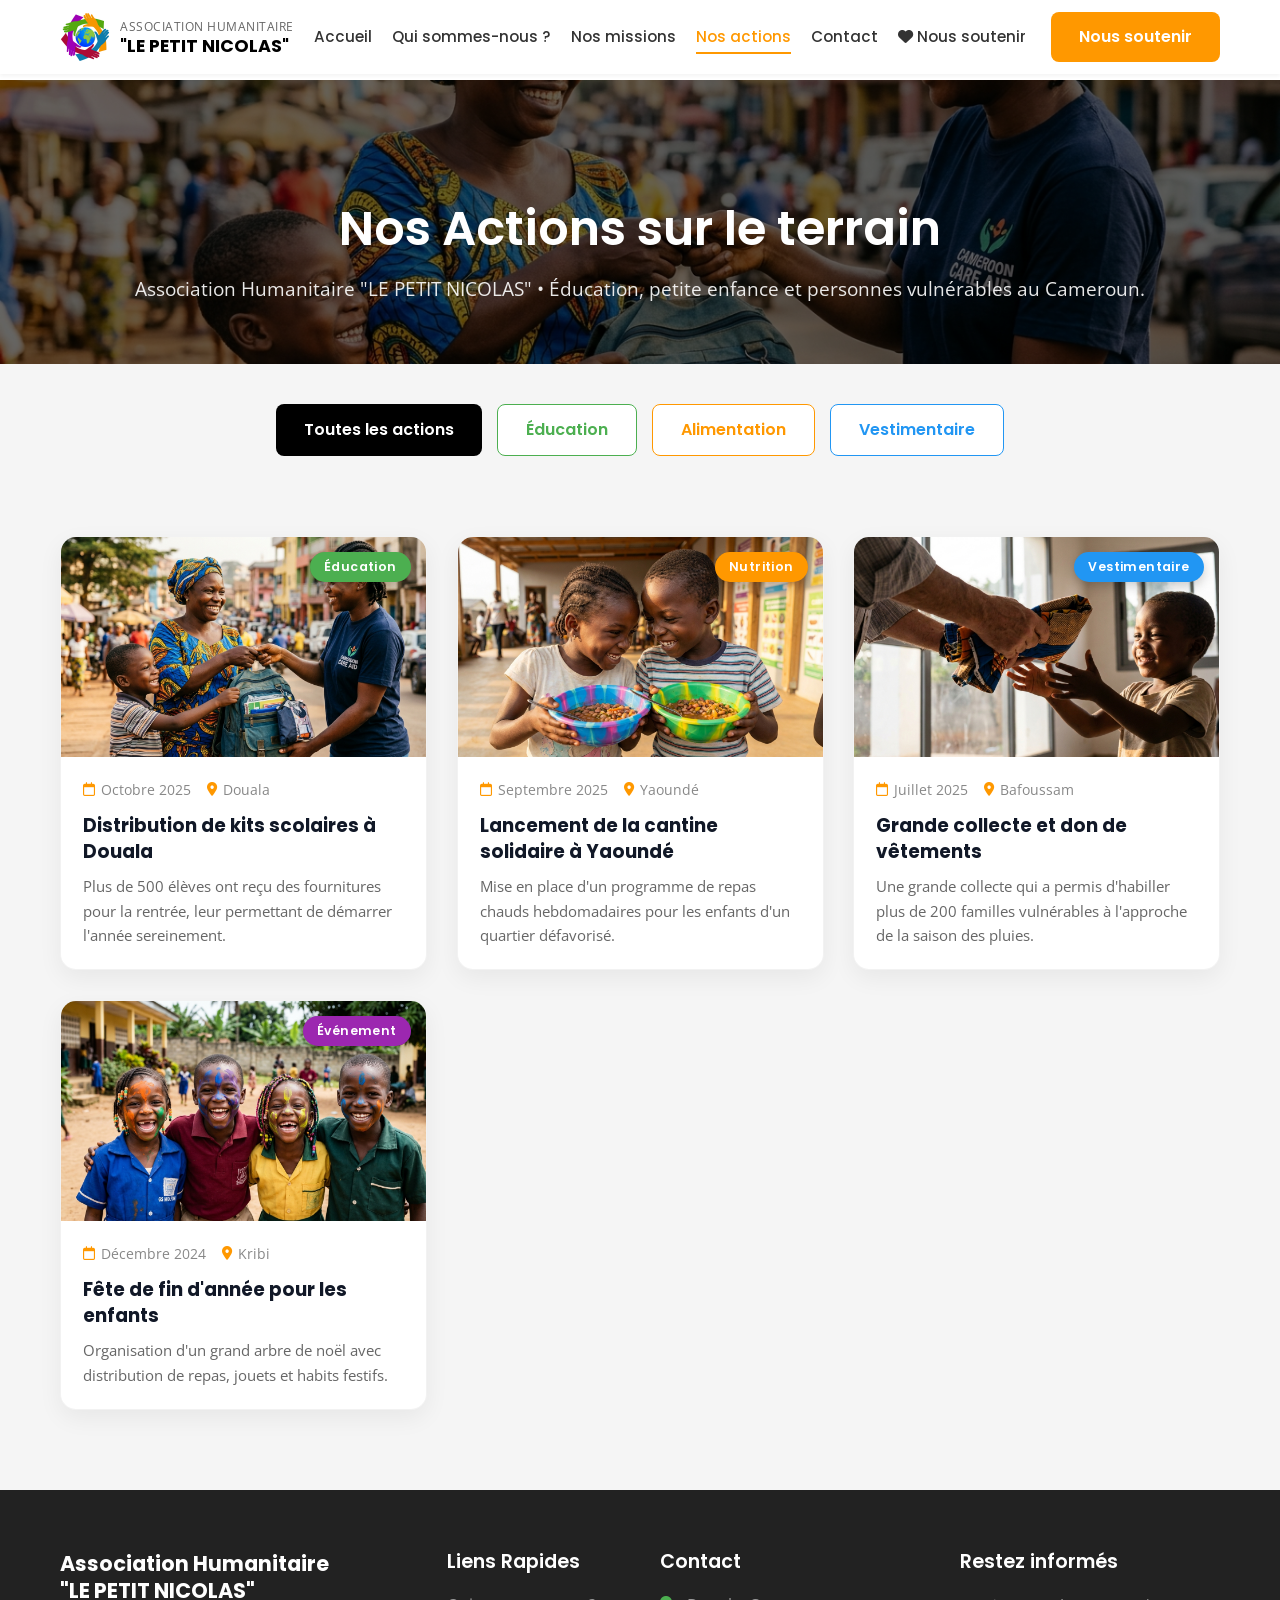
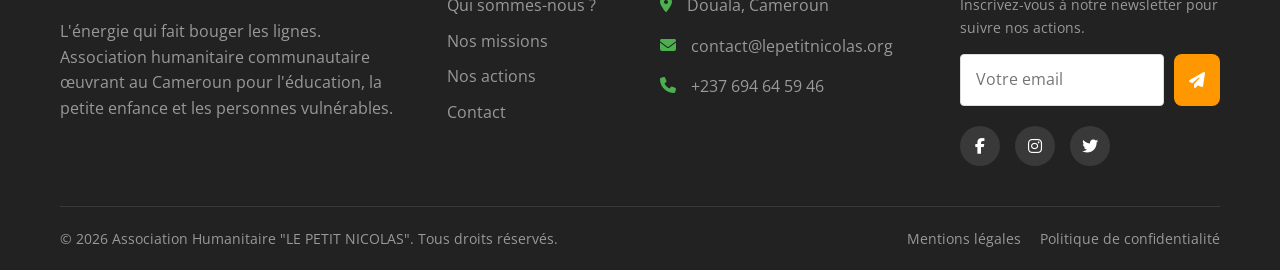
<file: nos-actions.html>
<!DOCTYPE html>
<html lang="fr">
<head>
    <meta charset="UTF-8">
    <meta name="viewport" content="width=device-width, initial-scale=1.0">
    <title>Association Humanitaire "LE PETIT NICOLAS" - Cameroun</title>
    <meta name="description" content="Association Humanitaire &quot;LE PETIT NICOLAS&quot; au Cameroun. Éducation, la petite enfance, les personnes vulnérables. L'énergie qui fait bouger les lignes.">
    
    <!-- Google Fonts -->
    <link rel="preconnect" href="https://fonts.googleapis.com">
    <link rel="preconnect" href="https://fonts.gstatic.com" crossorigin>
    <link href="https://fonts.googleapis.com/css2?family=Open+Sans:wght@400;600&family=Poppins:wght@500;600;700&display=swap" rel="stylesheet">
    
    <!-- FontAwesome -->
    <link rel="stylesheet" href="https://cdnjs.cloudflare.com/ajax/libs/font-awesome/6.4.0/css/all.min.css">
    
    <!-- CSS unique consolidé -->
    <link rel="stylesheet" href="assets/css/style.css?v=4.2">
    </head>
<body>

    <!-- BARRE DE PROGRESSION DE NAVIGATION -->
    <div id="nav-progress-bar" class="nav-progress-bar"></div>

    <!-- PRELOADER INTRO DU SITE (ANIMATION DU LOGO AU DEMARRAGE) -->
    <div id="site-preloader" class="site-preloader" aria-hidden="true">
        <div class="preloader-inner">
            <div class="preloader-logo-box">
                <img src="assets/images/logo/logo-pn.jpg" alt="Logo Association Le Petit Nicolas" class="preloader-logo-img">
                <div class="energy-glow-ring"></div>
            </div>
            <div class="preloader-text-box">
                <span class="preloader-sub">Association Humanitaire</span>
                <h2 class="preloader-title">"LE PETIT NICOLAS"</h2>
                <div class="preloader-energy-line">
                    <div class="energy-pulse"></div>
                </div>
                <p class="preloader-slogan">"L'énergie qui fait bouger les lignes"</p>
            </div>
        </div>
    </div>

    <!-- TRANSITION DE PAGE SWUP (ANIMATION DU LOGO ENTRE LES PAGES) -->
    <div id="page-transition" class="page-transition" aria-hidden="true">
        <div class="transition-inner">
            <div class="transition-logo-circle">
                <img src="assets/images/logo/logo-pn.jpg" alt="Logo Le Petit Nicolas" class="transition-logo-img">
                <div class="transition-ripple"></div>
            </div>
            <span class="transition-text">L'énergie qui fait bouger les lignes</span>
        </div>
    </div>

    <!-- HEADER -->
    <header class="site-header">
        <div class="container header-container">
            <!-- Logo -->
            <a href="index.html" class="logo-link">
                <img src="assets/images/logo/logo-pn.jpg" alt="Logo Le Petit Nicolas" class="site-logo">
                <div class="logo-text">
                    <span class="logo-subtitle">Association Humanitaire</span>
                    <span class="logo-title">"LE PETIT NICOLAS"</span>
                </div>
            </a>

            <!-- Navigation -->
            <nav class="main-nav">
                <ul class="nav-list">
                    <li><a href="index.html" >Accueil</a></li>
                    <li><a href="qui-sommes-nous.html" >Qui sommes-nous ?</a></li>
                    <li><a href="nos-missions.html" >Nos missions</a></li>
                    <li><a href="nos-actions.html" class="active">Nos actions</a></li>
                    <li><a href="contact.html" >Contact</a></li>
                    <li class="nav-mobile-cta">
                        <a href="nous-soutenir.html" class="btn-mobile-support ">
                            <i class="fa-solid fa-heart"></i> Nous soutenir
                        </a>
                    </li>
                </ul>
                <div class="header-cta">
                    <a href="nous-soutenir.html" class="btn btn-primary">Nous soutenir</a>
                </div>
            </nav>

            <!-- Mobile Toggle -->
            <button class="menu-toggle" aria-label="Menu">
                <i class="fa-solid fa-bars"></i>
            </button>
        </div>
    </header>

<main id="swup" class="transition-fade bg-light">
<!-- PAGE HEADER -->
<section class="page-header" style="background: linear-gradient(rgba(0,0,0,0.6), rgba(0,0,0,0.6)), url('assets/images/hero/Volunteer_giving_kit_202604231310.jpeg') center/cover; color: white; padding: 120px 0 60px; text-align: center; margin-top: 80px;">
    <div class="container">
        <h1 style="color: white; font-size: clamp(2rem, 4vw, 3rem);">Nos Actions sur le terrain</h1>
        <p style="font-size: 1.2rem; opacity: 0.9;">Association Humanitaire "LE PETIT NICOLAS" • Éducation, petite enfance et personnes vulnérables au Cameroun.</p>
    </div>
</section>

<!-- FILTERS -->
<div class="container" style="padding-top: 40px;" data-reveal>
        <div style="display: flex; gap: 15px; justify-content: center; flex-wrap: wrap;">
            <button class="btn" style="background: var(--color-black); color: white;">Toutes les actions</button>
            <button class="btn" style="background: var(--color-white); border: 1px solid var(--color-green); color: var(--color-green);">Éducation</button>
            <button class="btn" style="background: var(--color-white); border: 1px solid var(--color-orange); color: var(--color-orange);">Alimentation</button>
            <button class="btn" style="background: var(--color-white); border: 1px solid var(--color-blue); color: var(--color-blue);">Vestimentaire</button>
        </div>
    </div>

    <!-- ACTIONS GRID -->
    <section class="section-padding" data-reveal>
        <div class="container actions-grid">
            
            <!-- Action 1 -->
            <article class="action-card" data-tilt>
                <div class="action-img-wrapper">
                    <img src="assets/images/hero/Volunteer_giving_kit_202604231310.jpeg" alt="Distribution de kits" class="action-img">
                    <span class="action-badge" style="background-color:var(--color-green);">Éducation</span>
                </div>
                <div class="action-content">
                    <div class="action-meta">
                        <span><i class="fa-regular fa-calendar"></i> Octobre 2025</span>
                        <span><i class="fa-solid fa-location-dot"></i> Douala</span>
                    </div>
                    <h3>Distribution de kits scolaires à Douala</h3>
                    <p style="color:var(--color-text-secondary); font-size:0.95rem;">Plus de 500 élèves ont reçu des fournitures pour la rentrée, leur permettant de démarrer l'année sereinement.</p>
                </div>
            </article>

            <!-- Action 2 -->
            <article class="action-card" data-tilt>
                <div class="action-img-wrapper">
                    <img src="assets/images/hero/Children_sharing_nutritious_202604231303.jpeg" alt="Cantine solidaire" class="action-img">
                    <span class="action-badge" style="background-color:var(--color-orange);">Nutrition</span>
                </div>
                <div class="action-content">
                    <div class="action-meta">
                        <span><i class="fa-regular fa-calendar"></i> Septembre 2025</span>
                        <span><i class="fa-solid fa-location-dot"></i> Yaoundé</span>
                    </div>
                    <h3>Lancement de la cantine solidaire à Yaoundé</h3>
                    <p style="color:var(--color-text-secondary); font-size:0.95rem;">Mise en place d'un programme de repas chauds hebdomadaires pour les enfants d'un quartier défavorisé.</p>
                </div>
            </article>

            <!-- Action 3 -->
            <article class="action-card" data-tilt>
                <div class="action-img-wrapper">
                    <img src="assets/images/hero/benevole-donne-vetement-202604231259.jpeg" alt="Collecte vetements" class="action-img">
                    <span class="action-badge" style="background-color:var(--color-blue);">Vestimentaire</span>
                </div>
                <div class="action-content">
                    <div class="action-meta">
                        <span><i class="fa-regular fa-calendar"></i> Juillet 2025</span>
                        <span><i class="fa-solid fa-location-dot"></i> Bafoussam</span>
                    </div>
                    <h3>Grande collecte et don de vêtements</h3>
                    <p style="color:var(--color-text-secondary); font-size:0.95rem;">Une grande collecte qui a permis d'habiller plus de 200 familles vulnérables à l'approche de la saison des pluies.</p>
                </div>
            </article>

            <!-- Action 4 (Placeholder) -->
            <article class="action-card" data-tilt>
                <div class="action-img-wrapper">
                    <img src="assets/images/hero/Children_laughing_in_202604231305.jpeg" alt="Fete de fin d'année" class="action-img">
                    <span class="action-badge" style="background-color:var(--color-purple);">Événement</span>
                </div>
                <div class="action-content">
                    <div class="action-meta">
                        <span><i class="fa-regular fa-calendar"></i> Décembre 2024</span>
                        <span><i class="fa-solid fa-location-dot"></i> Kribi</span>
                    </div>
                    <h3>Fête de fin d'année pour les enfants</h3>
                    <p style="color:var(--color-text-secondary); font-size:0.95rem;">Organisation d'un grand arbre de noël avec distribution de repas, jouets et habits festifs.</p>
                </div>
            </article>

        </div>
    </section>
</main>

    <!-- FOOTER -->
    <footer class="site-footer">
        <div class="container">
            <div class="footer-grid">
                
                <div class="footer-col">
                    <span class="footer-logo-text">Association Humanitaire<br>"LE PETIT NICOLAS"</span>
                    <p>L'énergie qui fait bouger les lignes. Association humanitaire communautaire œuvrant au Cameroun pour l'éducation, la petite enfance et les personnes vulnérables.</p>
                </div>

                <div class="footer-col">
                    <h3>Liens Rapides</h3>
                    <ul class="footer-links">
                        <li><a href="qui-sommes-nous.html">Qui sommes-nous ?</a></li>
                        <li><a href="nos-missions.html">Nos missions</a></li>
                        <li><a href="nos-actions.html">Nos actions</a></li>
                        <li><a href="contact.html">Contact</a></li>
                    </ul>
                </div>

                <div class="footer-col">
                    <h3>Contact</h3>
                    <ul class="footer-contact">
                        <li><i class="fa-solid fa-location-dot"></i> <span>Douala, Cameroun</span></li>
                        <li><i class="fa-solid fa-envelope"></i> <span>contact@lepetitnicolas.org</span></li>
                        <li><i class="fa-solid fa-phone"></i> <span>+237 694 64 59 46</span></li>
                    </ul>
                </div>

                <div class="footer-col">
                    <h3>Restez informés</h3>
                    <p style="margin-bottom:15px; font-size:0.9rem;">Inscrivez-vous à notre newsletter pour suivre nos actions.</p>
                    <form class="newsletter-form" action="#" method="POST">
                        <div class="form-group" style="display:flex; gap:10px;">
                            <input type="email" class="form-control" placeholder="Votre email" required style="flex:1;">
                            <button type="submit" class="btn btn-primary" style="padding:10px 15px;"><i class="fa-solid fa-paper-plane"></i></button>
                        </div>
                    </form>
                    <div class="social-links" style="margin-top:20px;">
                        <a href="#" aria-label="Facebook"><i class="fa-brands fa-facebook-f"></i></a>
                        <a href="#" aria-label="Instagram"><i class="fa-brands fa-instagram"></i></a>
                        <a href="#" aria-label="Twitter"><i class="fa-brands fa-twitter"></i></a>
                    </div>
                </div>

            </div>

            <div class="footer-bottom">
                <p>&copy; 2026 Association Humanitaire "LE PETIT NICOLAS". Tous droits réservés.</p>
                <div class="footer-legal">
                    <a href="mentions-legales.html">Mentions légales</a>
                    <a href="politique-confidentialite.html">Politique de confidentialité</a>
                </div>
            </div>
        </div>
    </footer>

    <!-- JavaScript & Bibliothèques Fluides (100% Locales, Zéro dépendance externe) -->
    <script src="assets/js/vendor/lenis.min.js"></script>
    <script src="assets/js/vendor/swup.min.js"></script>
    <script src="assets/js/main.js?v=4.1"></script>
</body>
</html>
</file>
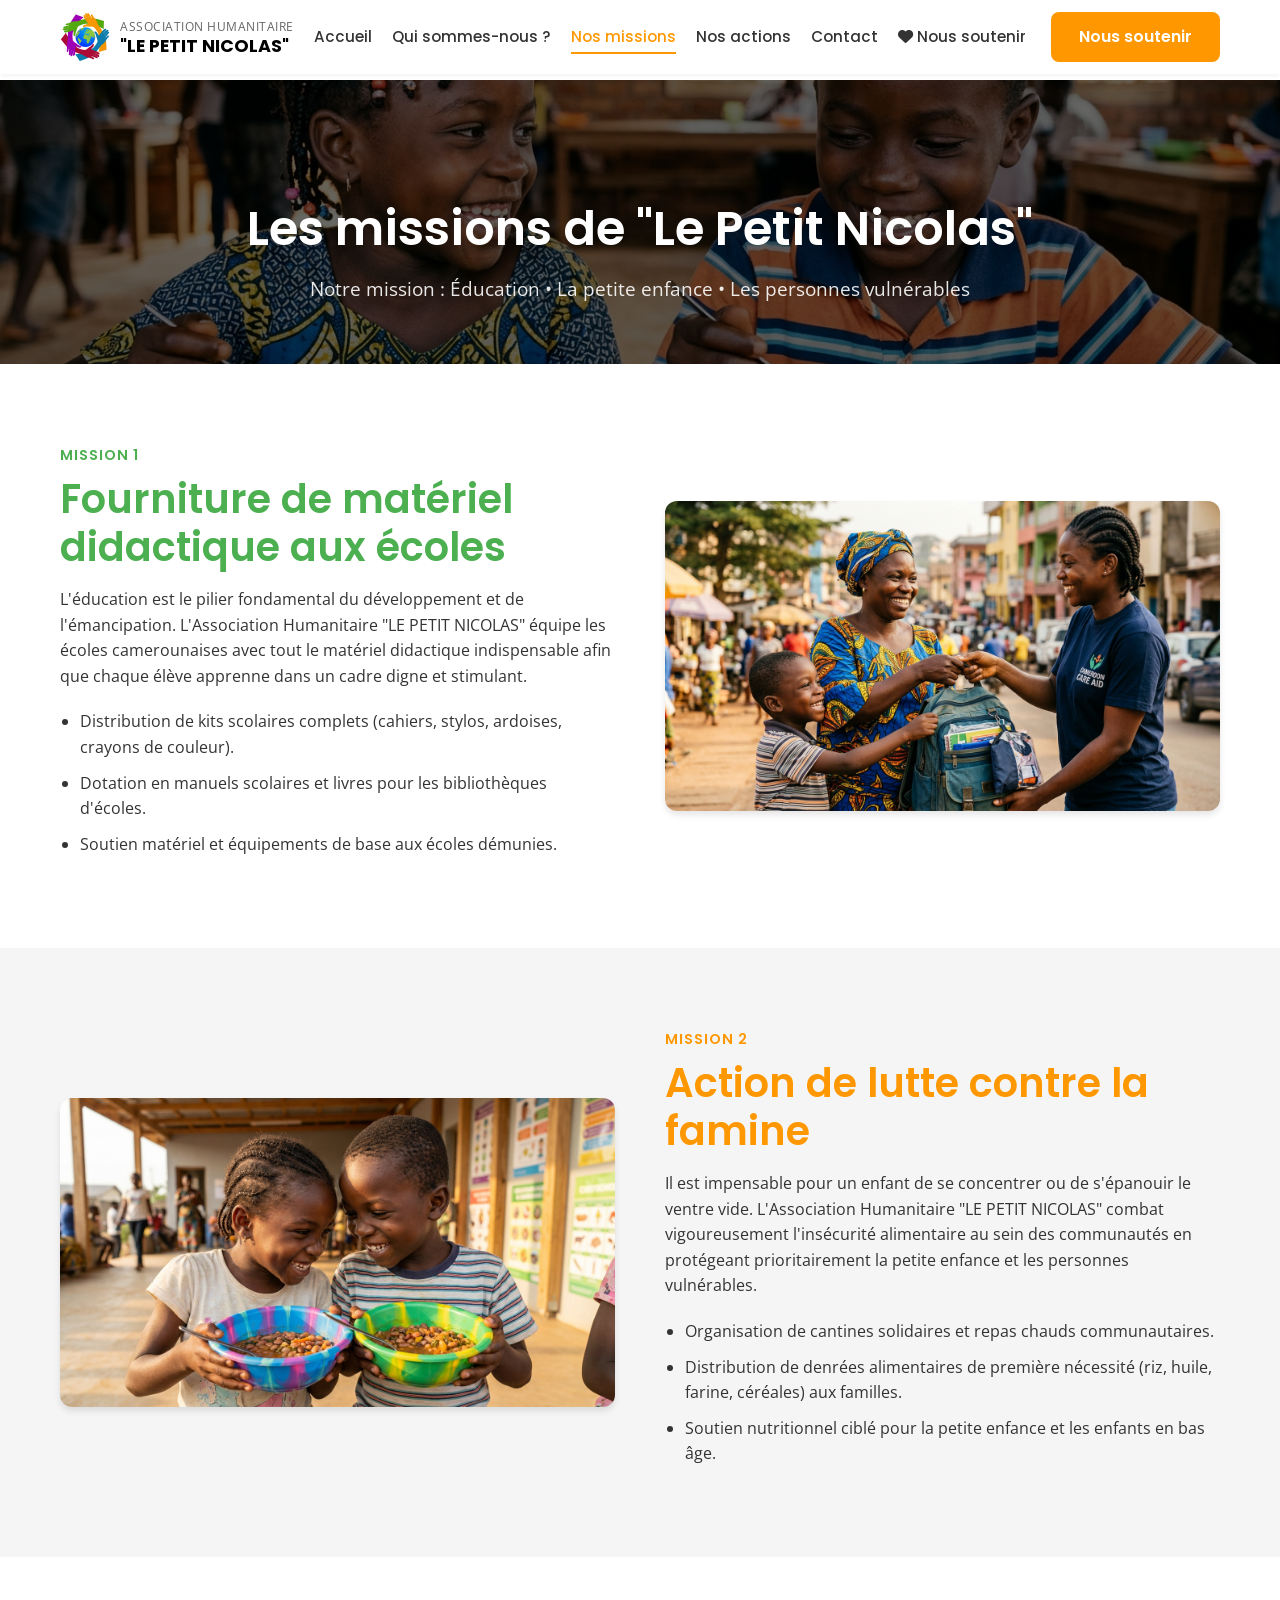
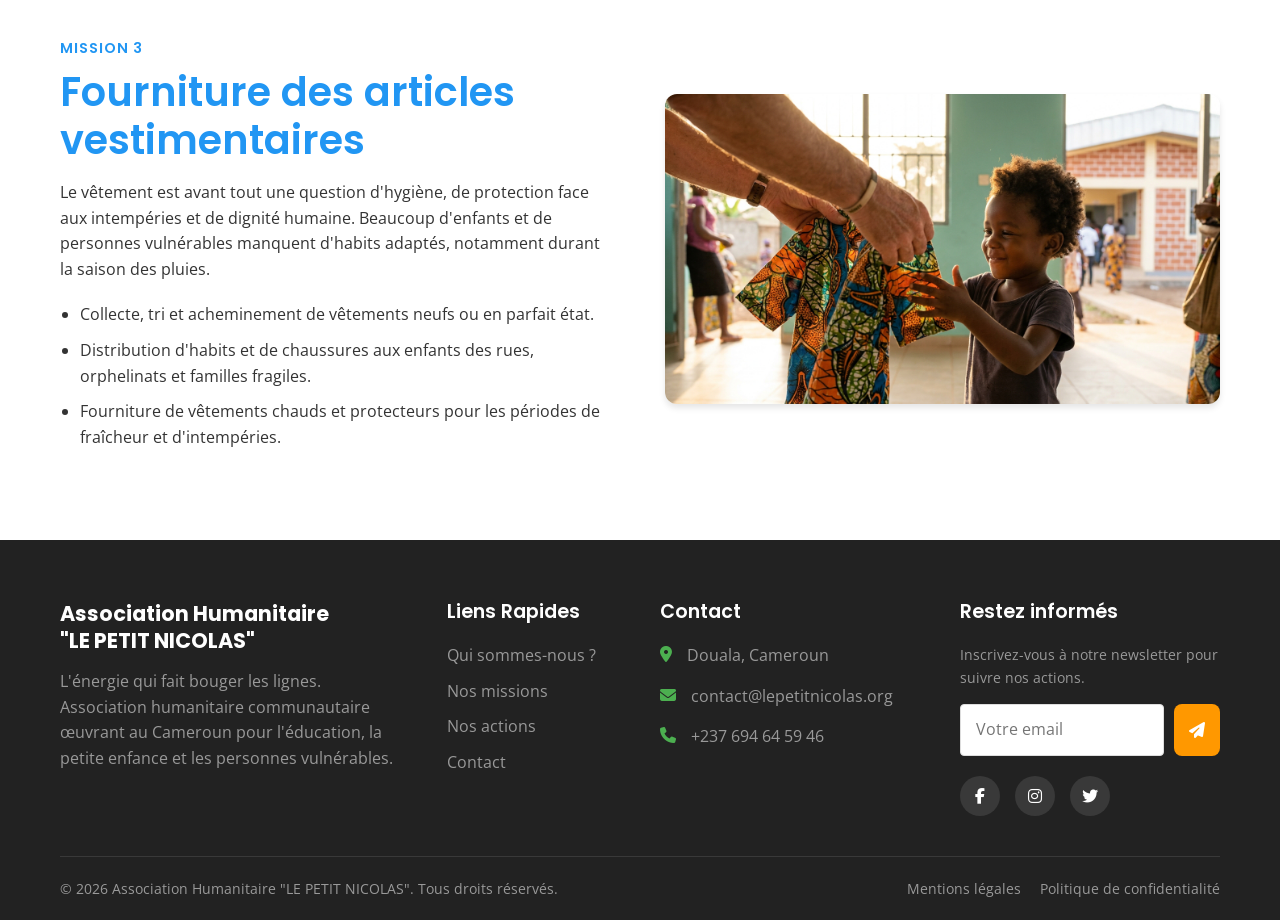
<file: nos-missions.html>
<!DOCTYPE html>
<html lang="fr">
<head>
    <meta charset="UTF-8">
    <meta name="viewport" content="width=device-width, initial-scale=1.0">
    <title>Association Humanitaire "LE PETIT NICOLAS" - Cameroun</title>
    <meta name="description" content="Association Humanitaire &quot;LE PETIT NICOLAS&quot; au Cameroun. Éducation, la petite enfance, les personnes vulnérables. L'énergie qui fait bouger les lignes.">
    
    <!-- Google Fonts -->
    <link rel="preconnect" href="https://fonts.googleapis.com">
    <link rel="preconnect" href="https://fonts.gstatic.com" crossorigin>
    <link href="https://fonts.googleapis.com/css2?family=Open+Sans:wght@400;600&family=Poppins:wght@500;600;700&display=swap" rel="stylesheet">
    
    <!-- FontAwesome -->
    <link rel="stylesheet" href="https://cdnjs.cloudflare.com/ajax/libs/font-awesome/6.4.0/css/all.min.css">
    
    <!-- CSS unique consolidé -->
    <link rel="stylesheet" href="assets/css/style.css?v=4.2">
    </head>
<body>

    <!-- BARRE DE PROGRESSION DE NAVIGATION -->
    <div id="nav-progress-bar" class="nav-progress-bar"></div>

    <!-- PRELOADER INTRO DU SITE (ANIMATION DU LOGO AU DEMARRAGE) -->
    <div id="site-preloader" class="site-preloader" aria-hidden="true">
        <div class="preloader-inner">
            <div class="preloader-logo-box">
                <img src="assets/images/logo/logo-pn.jpg" alt="Logo Association Le Petit Nicolas" class="preloader-logo-img">
                <div class="energy-glow-ring"></div>
            </div>
            <div class="preloader-text-box">
                <span class="preloader-sub">Association Humanitaire</span>
                <h2 class="preloader-title">"LE PETIT NICOLAS"</h2>
                <div class="preloader-energy-line">
                    <div class="energy-pulse"></div>
                </div>
                <p class="preloader-slogan">"L'énergie qui fait bouger les lignes"</p>
            </div>
        </div>
    </div>

    <!-- TRANSITION DE PAGE SWUP (ANIMATION DU LOGO ENTRE LES PAGES) -->
    <div id="page-transition" class="page-transition" aria-hidden="true">
        <div class="transition-inner">
            <div class="transition-logo-circle">
                <img src="assets/images/logo/logo-pn.jpg" alt="Logo Le Petit Nicolas" class="transition-logo-img">
                <div class="transition-ripple"></div>
            </div>
            <span class="transition-text">L'énergie qui fait bouger les lignes</span>
        </div>
    </div>

    <!-- HEADER -->
    <header class="site-header">
        <div class="container header-container">
            <!-- Logo -->
            <a href="index.html" class="logo-link">
                <img src="assets/images/logo/logo-pn.jpg" alt="Logo Le Petit Nicolas" class="site-logo">
                <div class="logo-text">
                    <span class="logo-subtitle">Association Humanitaire</span>
                    <span class="logo-title">"LE PETIT NICOLAS"</span>
                </div>
            </a>

            <!-- Navigation -->
            <nav class="main-nav">
                <ul class="nav-list">
                    <li><a href="index.html" >Accueil</a></li>
                    <li><a href="qui-sommes-nous.html" >Qui sommes-nous ?</a></li>
                    <li><a href="nos-missions.html" class="active">Nos missions</a></li>
                    <li><a href="nos-actions.html" >Nos actions</a></li>
                    <li><a href="contact.html" >Contact</a></li>
                    <li class="nav-mobile-cta">
                        <a href="nous-soutenir.html" class="btn-mobile-support ">
                            <i class="fa-solid fa-heart"></i> Nous soutenir
                        </a>
                    </li>
                </ul>
                <div class="header-cta">
                    <a href="nous-soutenir.html" class="btn btn-primary">Nous soutenir</a>
                </div>
            </nav>

            <!-- Mobile Toggle -->
            <button class="menu-toggle" aria-label="Menu">
                <i class="fa-solid fa-bars"></i>
            </button>
        </div>
    </header>

<main id="swup" class="transition-fade">
<!-- PAGE HEADER -->
<section class="page-header" style="background: linear-gradient(rgba(0,0,0,0.6), rgba(0,0,0,0.6)), url('assets/images/hero/Children_sharing_nutritious_202604231304.jpeg') center/cover; color: white; padding: 120px 0 60px; text-align: center; margin-top: 80px;">
    <div class="container">
        <h1 style="color: white; font-size: clamp(2rem, 4vw, 3rem);">Les missions de "Le Petit Nicolas"</h1>
        <p style="font-size: 1.2rem; opacity: 0.9; max-width: 700px; margin: 10px auto 0;">Notre mission : Éducation • La petite enfance • Les personnes vulnérables</p>
    </div>
</section>

<!-- MISSION 1 : EDUCATION -->
<section id="materiel-didactique" class="section-padding" data-reveal>
        <div class="container presentation-grid">
            <div>
                <span class="section-subtitle" style="color: var(--color-green);">Mission 1</span>
                <h2 style="color: var(--color-green);">Fourniture de matériel didactique aux écoles</h2>
                <p>L'éducation est le pilier fondamental du développement et de l'émancipation. L'Association Humanitaire "LE PETIT NICOLAS" équipe les écoles camerounaises avec tout le matériel didactique indispensable afin que chaque élève apprenne dans un cadre digne et stimulant.</p>
                <ul style="margin-top: 20px; padding-left: 20px; list-style-type: disc;">
                    <li style="margin-bottom: 10px;">Distribution de kits scolaires complets (cahiers, stylos, ardoises, crayons de couleur).</li>
                    <li style="margin-bottom: 10px;">Dotation en manuels scolaires et livres pour les bibliothèques d'écoles.</li>
                    <li style="margin-bottom: 10px;">Soutien matériel et équipements de base aux écoles démunies.</li>
                </ul>
            </div>
            <div>
                <img src="assets/images/hero/Volunteer_giving_kit_202604231310.jpeg" alt="Fourniture de matériel didactique aux écoles" style="border-radius: var(--radius-lg); box-shadow: var(--shadow-md);">
            </div>
        </div>
    </section>

    <!-- MISSION 2 : FAMINE -->
    <section id="lutte-famine" class="section-padding bg-light" data-reveal>
        <div class="container presentation-grid">
            <div style="order: 2;">
                <span class="section-subtitle" style="color: var(--color-orange);">Mission 2</span>
                <h2 style="color: var(--color-orange);">Action de lutte contre la famine</h2>
                <p>Il est impensable pour un enfant de se concentrer ou de s'épanouir le ventre vide. L'Association Humanitaire "LE PETIT NICOLAS" combat vigoureusement l'insécurité alimentaire au sein des communautés en protégeant prioritairement la petite enfance et les personnes vulnérables.</p>
                <ul style="margin-top: 20px; padding-left: 20px; list-style-type: disc;">
                    <li style="margin-bottom: 10px;">Organisation de cantines solidaires et repas chauds communautaires.</li>
                    <li style="margin-bottom: 10px;">Distribution de denrées alimentaires de première nécessité (riz, huile, farine, céréales) aux familles.</li>
                    <li style="margin-bottom: 10px;">Soutien nutritionnel ciblé pour la petite enfance et les enfants en bas âge.</li>
                </ul>
            </div>
            <div style="order: 1;">
                <img src="assets/images/hero/Children_sharing_nutritious_202604231303.jpeg" alt="Action de lutte contre la famine" style="border-radius: var(--radius-lg); box-shadow: var(--shadow-md);">
            </div>
        </div>
    </section>

    <!-- MISSION 3 : VETEMENTS -->
    <section id="articles-vestimentaires" class="section-padding" data-reveal>
        <div class="container presentation-grid">
            <div>
                <span class="section-subtitle" style="color: var(--color-blue);">Mission 3</span>
                <h2 style="color: var(--color-blue);">Fourniture des articles vestimentaires</h2>
                <p>Le vêtement est avant tout une question d'hygiène, de protection face aux intempéries et de dignité humaine. Beaucoup d'enfants et de personnes vulnérables manquent d'habits adaptés, notamment durant la saison des pluies.</p>
                <ul style="margin-top: 20px; padding-left: 20px; list-style-type: disc;">
                    <li style="margin-bottom: 10px;">Collecte, tri et acheminement de vêtements neufs ou en parfait état.</li>
                    <li style="margin-bottom: 10px;">Distribution d'habits et de chaussures aux enfants des rues, orphelinats et familles fragiles.</li>
                    <li style="margin-bottom: 10px;">Fourniture de vêtements chauds et protecteurs pour les périodes de fraîcheur et d'intempéries.</li>
                </ul>
            </div>
            <div>
                <img src="assets/images/hero/benevole-donne-vetement-202604231301.jpeg" alt="Fourniture des articles vestimentaires" style="border-radius: var(--radius-lg); box-shadow: var(--shadow-md);">
            </div>
        </div>
    </section>

</main>

    <!-- FOOTER -->
    <footer class="site-footer">
        <div class="container">
            <div class="footer-grid">
                
                <div class="footer-col">
                    <span class="footer-logo-text">Association Humanitaire<br>"LE PETIT NICOLAS"</span>
                    <p>L'énergie qui fait bouger les lignes. Association humanitaire communautaire œuvrant au Cameroun pour l'éducation, la petite enfance et les personnes vulnérables.</p>
                </div>

                <div class="footer-col">
                    <h3>Liens Rapides</h3>
                    <ul class="footer-links">
                        <li><a href="qui-sommes-nous.html">Qui sommes-nous ?</a></li>
                        <li><a href="nos-missions.html">Nos missions</a></li>
                        <li><a href="nos-actions.html">Nos actions</a></li>
                        <li><a href="contact.html">Contact</a></li>
                    </ul>
                </div>

                <div class="footer-col">
                    <h3>Contact</h3>
                    <ul class="footer-contact">
                        <li><i class="fa-solid fa-location-dot"></i> <span>Douala, Cameroun</span></li>
                        <li><i class="fa-solid fa-envelope"></i> <span>contact@lepetitnicolas.org</span></li>
                        <li><i class="fa-solid fa-phone"></i> <span>+237 694 64 59 46</span></li>
                    </ul>
                </div>

                <div class="footer-col">
                    <h3>Restez informés</h3>
                    <p style="margin-bottom:15px; font-size:0.9rem;">Inscrivez-vous à notre newsletter pour suivre nos actions.</p>
                    <form class="newsletter-form" action="#" method="POST">
                        <div class="form-group" style="display:flex; gap:10px;">
                            <input type="email" class="form-control" placeholder="Votre email" required style="flex:1;">
                            <button type="submit" class="btn btn-primary" style="padding:10px 15px;"><i class="fa-solid fa-paper-plane"></i></button>
                        </div>
                    </form>
                    <div class="social-links" style="margin-top:20px;">
                        <a href="#" aria-label="Facebook"><i class="fa-brands fa-facebook-f"></i></a>
                        <a href="#" aria-label="Instagram"><i class="fa-brands fa-instagram"></i></a>
                        <a href="#" aria-label="Twitter"><i class="fa-brands fa-twitter"></i></a>
                    </div>
                </div>

            </div>

            <div class="footer-bottom">
                <p>&copy; 2026 Association Humanitaire "LE PETIT NICOLAS". Tous droits réservés.</p>
                <div class="footer-legal">
                    <a href="mentions-legales.html">Mentions légales</a>
                    <a href="politique-confidentialite.html">Politique de confidentialité</a>
                </div>
            </div>
        </div>
    </footer>

    <!-- JavaScript & Bibliothèques Fluides (100% Locales, Zéro dépendance externe) -->
    <script src="assets/js/vendor/lenis.min.js"></script>
    <script src="assets/js/vendor/swup.min.js"></script>
    <script src="assets/js/main.js?v=4.1"></script>
</body>
</html>
</file>
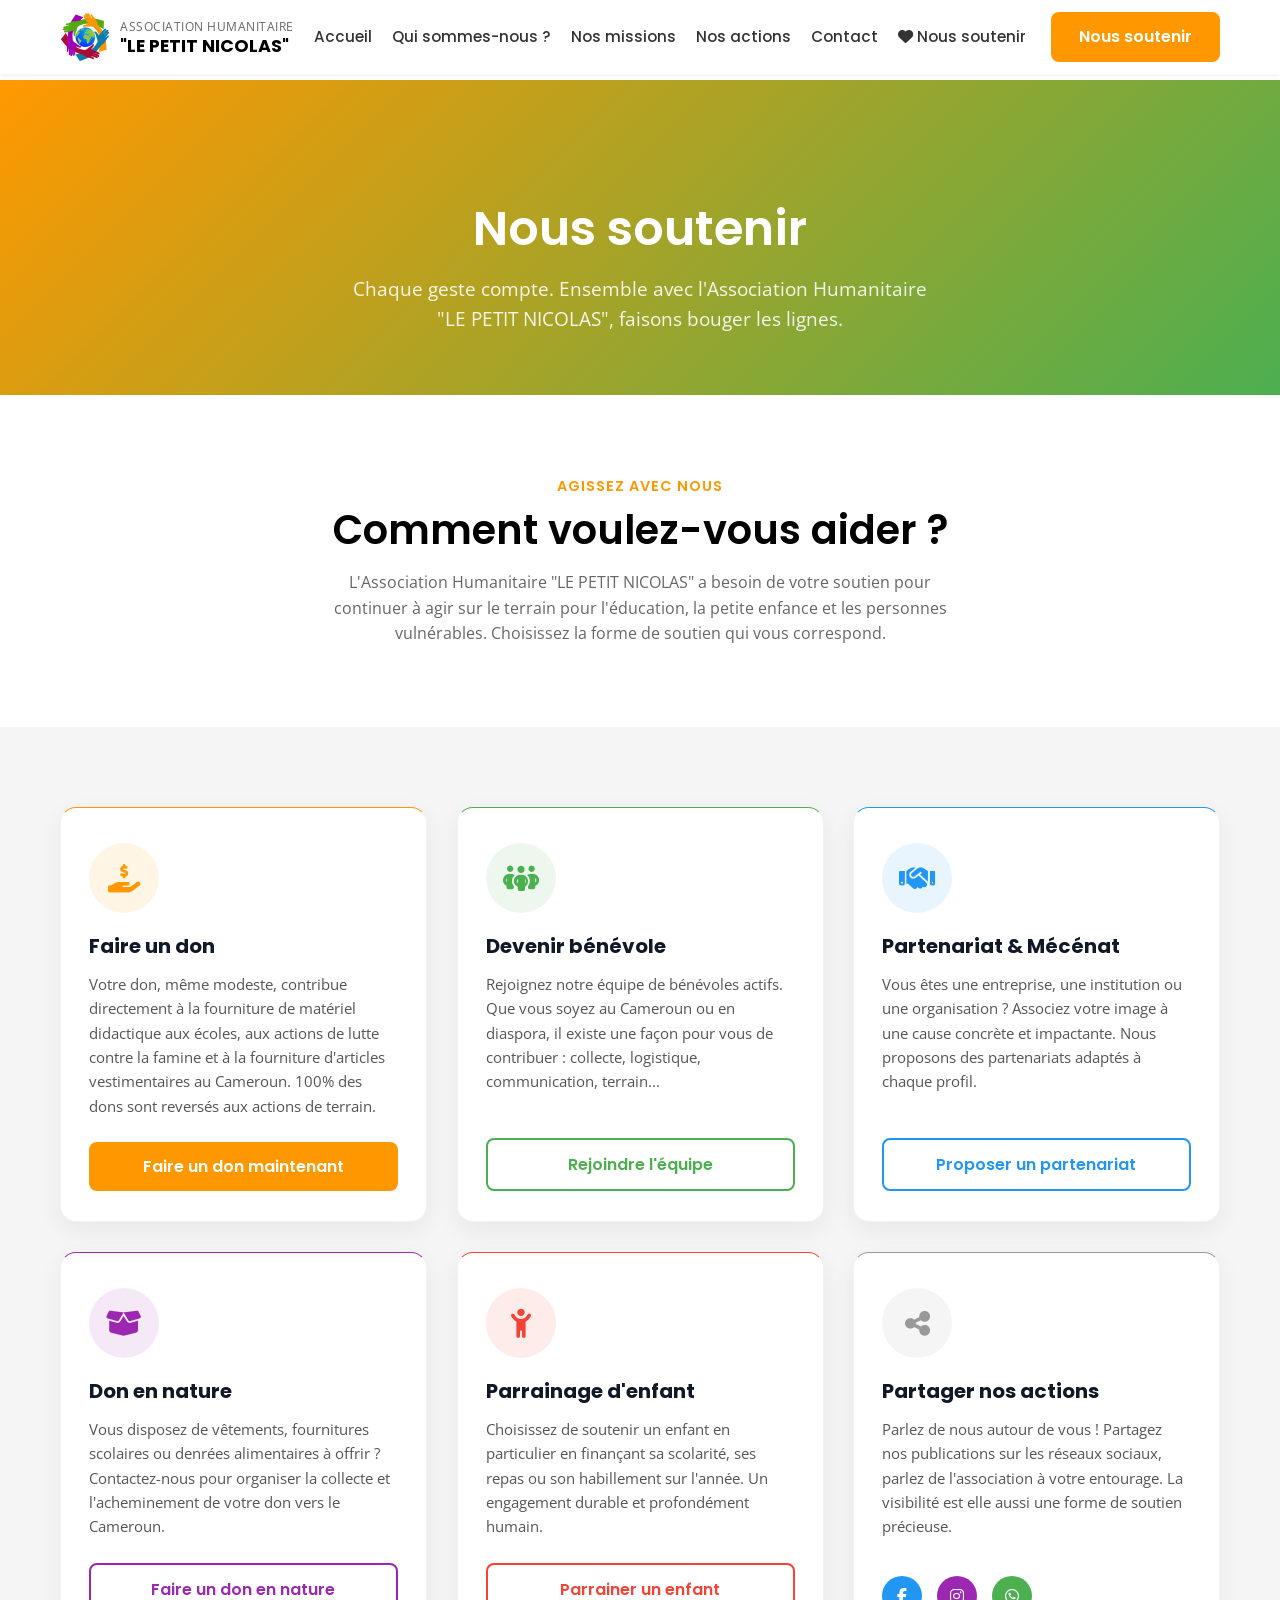
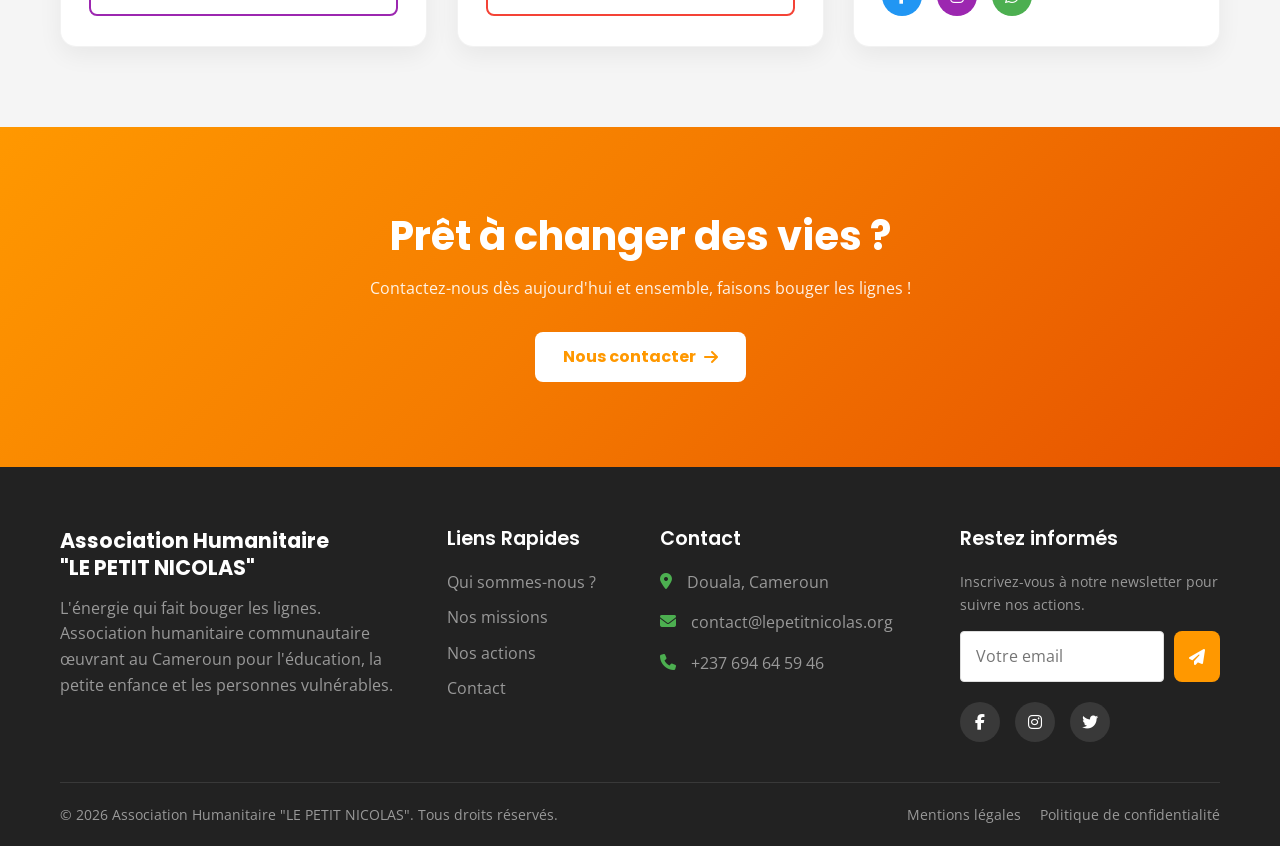
<file: nous-soutenir.html>
<!DOCTYPE html>
<html lang="fr">
<head>
    <meta charset="UTF-8">
    <meta name="viewport" content="width=device-width, initial-scale=1.0">
    <title>Association Humanitaire "LE PETIT NICOLAS" - Cameroun</title>
    <meta name="description" content="Association Humanitaire &quot;LE PETIT NICOLAS&quot; au Cameroun. Éducation, la petite enfance, les personnes vulnérables. L'énergie qui fait bouger les lignes.">
    
    <!-- Google Fonts -->
    <link rel="preconnect" href="https://fonts.googleapis.com">
    <link rel="preconnect" href="https://fonts.gstatic.com" crossorigin>
    <link href="https://fonts.googleapis.com/css2?family=Open+Sans:wght@400;600&family=Poppins:wght@500;600;700&display=swap" rel="stylesheet">
    
    <!-- FontAwesome -->
    <link rel="stylesheet" href="https://cdnjs.cloudflare.com/ajax/libs/font-awesome/6.4.0/css/all.min.css">
    
    <!-- CSS unique consolidé -->
    <link rel="stylesheet" href="assets/css/style.css?v=4.2">
    </head>
<body>

    <!-- BARRE DE PROGRESSION DE NAVIGATION -->
    <div id="nav-progress-bar" class="nav-progress-bar"></div>

    <!-- PRELOADER INTRO DU SITE (ANIMATION DU LOGO AU DEMARRAGE) -->
    <div id="site-preloader" class="site-preloader" aria-hidden="true">
        <div class="preloader-inner">
            <div class="preloader-logo-box">
                <img src="assets/images/logo/logo-pn.jpg" alt="Logo Association Le Petit Nicolas" class="preloader-logo-img">
                <div class="energy-glow-ring"></div>
            </div>
            <div class="preloader-text-box">
                <span class="preloader-sub">Association Humanitaire</span>
                <h2 class="preloader-title">"LE PETIT NICOLAS"</h2>
                <div class="preloader-energy-line">
                    <div class="energy-pulse"></div>
                </div>
                <p class="preloader-slogan">"L'énergie qui fait bouger les lignes"</p>
            </div>
        </div>
    </div>

    <!-- TRANSITION DE PAGE SWUP (ANIMATION DU LOGO ENTRE LES PAGES) -->
    <div id="page-transition" class="page-transition" aria-hidden="true">
        <div class="transition-inner">
            <div class="transition-logo-circle">
                <img src="assets/images/logo/logo-pn.jpg" alt="Logo Le Petit Nicolas" class="transition-logo-img">
                <div class="transition-ripple"></div>
            </div>
            <span class="transition-text">L'énergie qui fait bouger les lignes</span>
        </div>
    </div>

    <!-- HEADER -->
    <header class="site-header">
        <div class="container header-container">
            <!-- Logo -->
            <a href="index.html" class="logo-link">
                <img src="assets/images/logo/logo-pn.jpg" alt="Logo Le Petit Nicolas" class="site-logo">
                <div class="logo-text">
                    <span class="logo-subtitle">Association Humanitaire</span>
                    <span class="logo-title">"LE PETIT NICOLAS"</span>
                </div>
            </a>

            <!-- Navigation -->
            <nav class="main-nav">
                <ul class="nav-list">
                    <li><a href="index.html" >Accueil</a></li>
                    <li><a href="qui-sommes-nous.html" >Qui sommes-nous ?</a></li>
                    <li><a href="nos-missions.html" >Nos missions</a></li>
                    <li><a href="nos-actions.html" >Nos actions</a></li>
                    <li><a href="contact.html" >Contact</a></li>
                    <li class="nav-mobile-cta">
                        <a href="nous-soutenir.html" class="btn-mobile-support active-cta">
                            <i class="fa-solid fa-heart"></i> Nous soutenir
                        </a>
                    </li>
                </ul>
                <div class="header-cta">
                    <a href="nous-soutenir.html" class="btn btn-primary">Nous soutenir</a>
                </div>
            </nav>

            <!-- Mobile Toggle -->
            <button class="menu-toggle" aria-label="Menu">
                <i class="fa-solid fa-bars"></i>
            </button>
        </div>
    </header>

<main id="swup" class="transition-fade">
<!-- PAGE HEADER -->
<section style="background: linear-gradient(135deg, var(--color-orange) 0%, var(--color-green) 100%); color: white; padding: 120px 0 60px; text-align: center; margin-top: 80px;">
    <div class="container">
        <h1 style="color: white; font-size: clamp(2rem, 4vw, 3rem);">Nous soutenir</h1>
        <p style="font-size: 1.2rem; opacity: 0.9; max-width: 600px; margin: 0 auto;">Chaque geste compte. Ensemble avec l'Association Humanitaire "LE PETIT NICOLAS", faisons bouger les lignes.</p>
    </div>
</section>

<!-- INTRO -->
<section class="section-padding text-center" data-reveal>
        <div class="container">
            <span class="section-subtitle">Agissez avec nous</span>
            <h2>Comment voulez-vous aider ?</h2>
            <p style="color: var(--color-text-secondary); max-width: 650px; margin: 0 auto;">L'Association Humanitaire "LE PETIT NICOLAS" a besoin de votre soutien pour continuer à agir sur le terrain pour l'éducation, la petite enfance et les personnes vulnérables. Choisissez la forme de soutien qui vous correspond.</p>
        </div>
    </section>

    <!-- WAYS TO SUPPORT -->
    <section class="bg-light section-padding" data-reveal>
        <div class="container missions-grid">

            <!-- Donation -->
            <div class="mission-card" style="border-top-color: var(--color-orange);" data-tilt>
                <div style="width:70px; height:70px; background: rgba(255,152,0,0.1); border-radius:50%; display:flex; align-items:center; justify-content:center; margin-bottom:20px;">
                    <i class="fa-solid fa-hand-holding-dollar" style="font-size:1.8rem; color:var(--color-orange);"></i>
                </div>
                <h3 class="mission-title">Faire un don</h3>
                <p class="mission-desc">Votre don, même modeste, contribue directement à la fourniture de matériel didactique aux écoles, aux actions de lutte contre la famine et à la fourniture d'articles vestimentaires au Cameroun. 100% des dons sont reversés aux actions de terrain.</p>
                <a href="contact.html?sujet=don" class="btn btn-primary">Faire un don maintenant</a>
            </div>

            <!-- Bénévolat -->
            <div class="mission-card" style="border-top-color: var(--color-green);" data-tilt>
                <div style="width:70px; height:70px; background: rgba(76,175,80,0.1); border-radius:50%; display:flex; align-items:center; justify-content:center; margin-bottom:20px;">
                    <i class="fa-solid fa-people-group" style="font-size:1.8rem; color:var(--color-green);"></i>
                </div>
                <h3 class="mission-title">Devenir bénévole</h3>
                <p class="mission-desc">Rejoignez notre équipe de bénévoles actifs. Que vous soyez au Cameroun ou en diaspora, il existe une façon pour vous de contribuer : collecte, logistique, communication, terrain...</p>
                <a href="contact.html?sujet=benevolat" class="btn btn-secondary">Rejoindre l'équipe</a>
            </div>

            <!-- Partenariat -->
            <div class="mission-card" style="border-top-color: var(--color-blue);" data-tilt>
                <div style="width:70px; height:70px; background: rgba(33,150,243,0.1); border-radius:50%; display:flex; align-items:center; justify-content:center; margin-bottom:20px;">
                    <i class="fa-solid fa-handshake" style="font-size:1.8rem; color:var(--color-blue);"></i>
                </div>
                <h3 class="mission-title">Partenariat & Mécénat</h3>
                <p class="mission-desc">Vous êtes une entreprise, une institution ou une organisation ? Associez votre image à une cause concrète et impactante. Nous proposons des partenariats adaptés à chaque profil.</p>
                <a href="contact.html?sujet=partenariat" class="btn btn-secondary" style="border-color:var(--color-blue); color:var(--color-blue);">Proposer un partenariat</a>
            </div>

            <!-- Don en nature -->
            <div class="mission-card" style="border-top-color: var(--color-purple);" data-tilt>
                <div style="width:70px; height:70px; background: rgba(156,39,176,0.1); border-radius:50%; display:flex; align-items:center; justify-content:center; margin-bottom:20px;">
                    <i class="fa-solid fa-box-open" style="font-size:1.8rem; color:var(--color-purple);"></i>
                </div>
                <h3 class="mission-title">Don en nature</h3>
                <p class="mission-desc">Vous disposez de vêtements, fournitures scolaires ou denrées alimentaires à offrir ? Contactez-nous pour organiser la collecte et l'acheminement de votre don vers le Cameroun.</p>
                <a href="contact.html?sujet=don-nature" class="btn btn-secondary" style="border-color:var(--color-purple); color:var(--color-purple);">Faire un don en nature</a>
            </div>

            <!-- Parrainage -->
            <div class="mission-card" style="border-top-color: var(--color-red);" data-tilt>
                <div style="width:70px; height:70px; background: rgba(244,67,54,0.1); border-radius:50%; display:flex; align-items:center; justify-content:center; margin-bottom:20px;">
                    <i class="fa-solid fa-child-reaching" style="font-size:1.8rem; color:var(--color-red);"></i>
                </div>
                <h3 class="mission-title">Parrainage d'enfant</h3>
                <p class="mission-desc">Choisissez de soutenir un enfant en particulier en finançant sa scolarité, ses repas ou son habillement sur l'année. Un engagement durable et profondément humain.</p>
                <a href="contact.html?sujet=parrainage" class="btn btn-secondary" style="border-color:var(--color-red); color:var(--color-red);">Parrainer un enfant</a>
            </div>

            <!-- Partager -->
            <div class="mission-card" style="border-top-color: var(--color-gray);" data-tilt>
                <div style="width:70px; height:70px; background: rgba(153,153,153,0.1); border-radius:50%; display:flex; align-items:center; justify-content:center; margin-bottom:20px;">
                    <i class="fa-solid fa-share-nodes" style="font-size:1.8rem; color:var(--color-gray);"></i>
                </div>
                <h3 class="mission-title">Partager nos actions</h3>
                <p class="mission-desc">Parlez de nous autour de vous ! Partagez nos publications sur les réseaux sociaux, parlez de l'association à votre entourage. La visibilité est elle aussi une forme de soutien précieuse.</p>
                <div class="social-links" style="margin-top: auto;">
                    <a href="#" style="background:var(--color-blue);"><i class="fa-brands fa-facebook-f"></i></a>
                    <a href="#" style="background:var(--color-purple);"><i class="fa-brands fa-instagram"></i></a>
                    <a href="#" style="background:var(--color-green);"><i class="fa-brands fa-whatsapp"></i></a>
                </div>
            </div>

        </div>
    </section>

    <!-- CALL TO ACTION -->
    <section class="section-padding cta-section text-center">
        <div class="container">
            <h2>Prêt à changer des vies ?</h2>
            <p style="margin-bottom: 30px; opacity: 0.9;">Contactez-nous dès aujourd'hui et ensemble, faisons bouger les lignes !</p>
            <a href="contact.html" class="btn" style="background: var(--color-white); color: var(--color-orange); font-weight: 700;">Nous contacter <i class="fa-solid fa-arrow-right"></i></a>
        </div>
    </section>
</main>

    <!-- FOOTER -->
    <footer class="site-footer">
        <div class="container">
            <div class="footer-grid">
                
                <div class="footer-col">
                    <span class="footer-logo-text">Association Humanitaire<br>"LE PETIT NICOLAS"</span>
                    <p>L'énergie qui fait bouger les lignes. Association humanitaire communautaire œuvrant au Cameroun pour l'éducation, la petite enfance et les personnes vulnérables.</p>
                </div>

                <div class="footer-col">
                    <h3>Liens Rapides</h3>
                    <ul class="footer-links">
                        <li><a href="qui-sommes-nous.html">Qui sommes-nous ?</a></li>
                        <li><a href="nos-missions.html">Nos missions</a></li>
                        <li><a href="nos-actions.html">Nos actions</a></li>
                        <li><a href="contact.html">Contact</a></li>
                    </ul>
                </div>

                <div class="footer-col">
                    <h3>Contact</h3>
                    <ul class="footer-contact">
                        <li><i class="fa-solid fa-location-dot"></i> <span>Douala, Cameroun</span></li>
                        <li><i class="fa-solid fa-envelope"></i> <span>contact@lepetitnicolas.org</span></li>
                        <li><i class="fa-solid fa-phone"></i> <span>+237 694 64 59 46</span></li>
                    </ul>
                </div>

                <div class="footer-col">
                    <h3>Restez informés</h3>
                    <p style="margin-bottom:15px; font-size:0.9rem;">Inscrivez-vous à notre newsletter pour suivre nos actions.</p>
                    <form class="newsletter-form" action="#" method="POST">
                        <div class="form-group" style="display:flex; gap:10px;">
                            <input type="email" class="form-control" placeholder="Votre email" required style="flex:1;">
                            <button type="submit" class="btn btn-primary" style="padding:10px 15px;"><i class="fa-solid fa-paper-plane"></i></button>
                        </div>
                    </form>
                    <div class="social-links" style="margin-top:20px;">
                        <a href="#" aria-label="Facebook"><i class="fa-brands fa-facebook-f"></i></a>
                        <a href="#" aria-label="Instagram"><i class="fa-brands fa-instagram"></i></a>
                        <a href="#" aria-label="Twitter"><i class="fa-brands fa-twitter"></i></a>
                    </div>
                </div>

            </div>

            <div class="footer-bottom">
                <p>&copy; 2026 Association Humanitaire "LE PETIT NICOLAS". Tous droits réservés.</p>
                <div class="footer-legal">
                    <a href="mentions-legales.html">Mentions légales</a>
                    <a href="politique-confidentialite.html">Politique de confidentialité</a>
                </div>
            </div>
        </div>
    </footer>

    <!-- JavaScript & Bibliothèques Fluides (100% Locales, Zéro dépendance externe) -->
    <script src="assets/js/vendor/lenis.min.js"></script>
    <script src="assets/js/vendor/swup.min.js"></script>
    <script src="assets/js/main.js?v=4.1"></script>
</body>
</html>
</file>
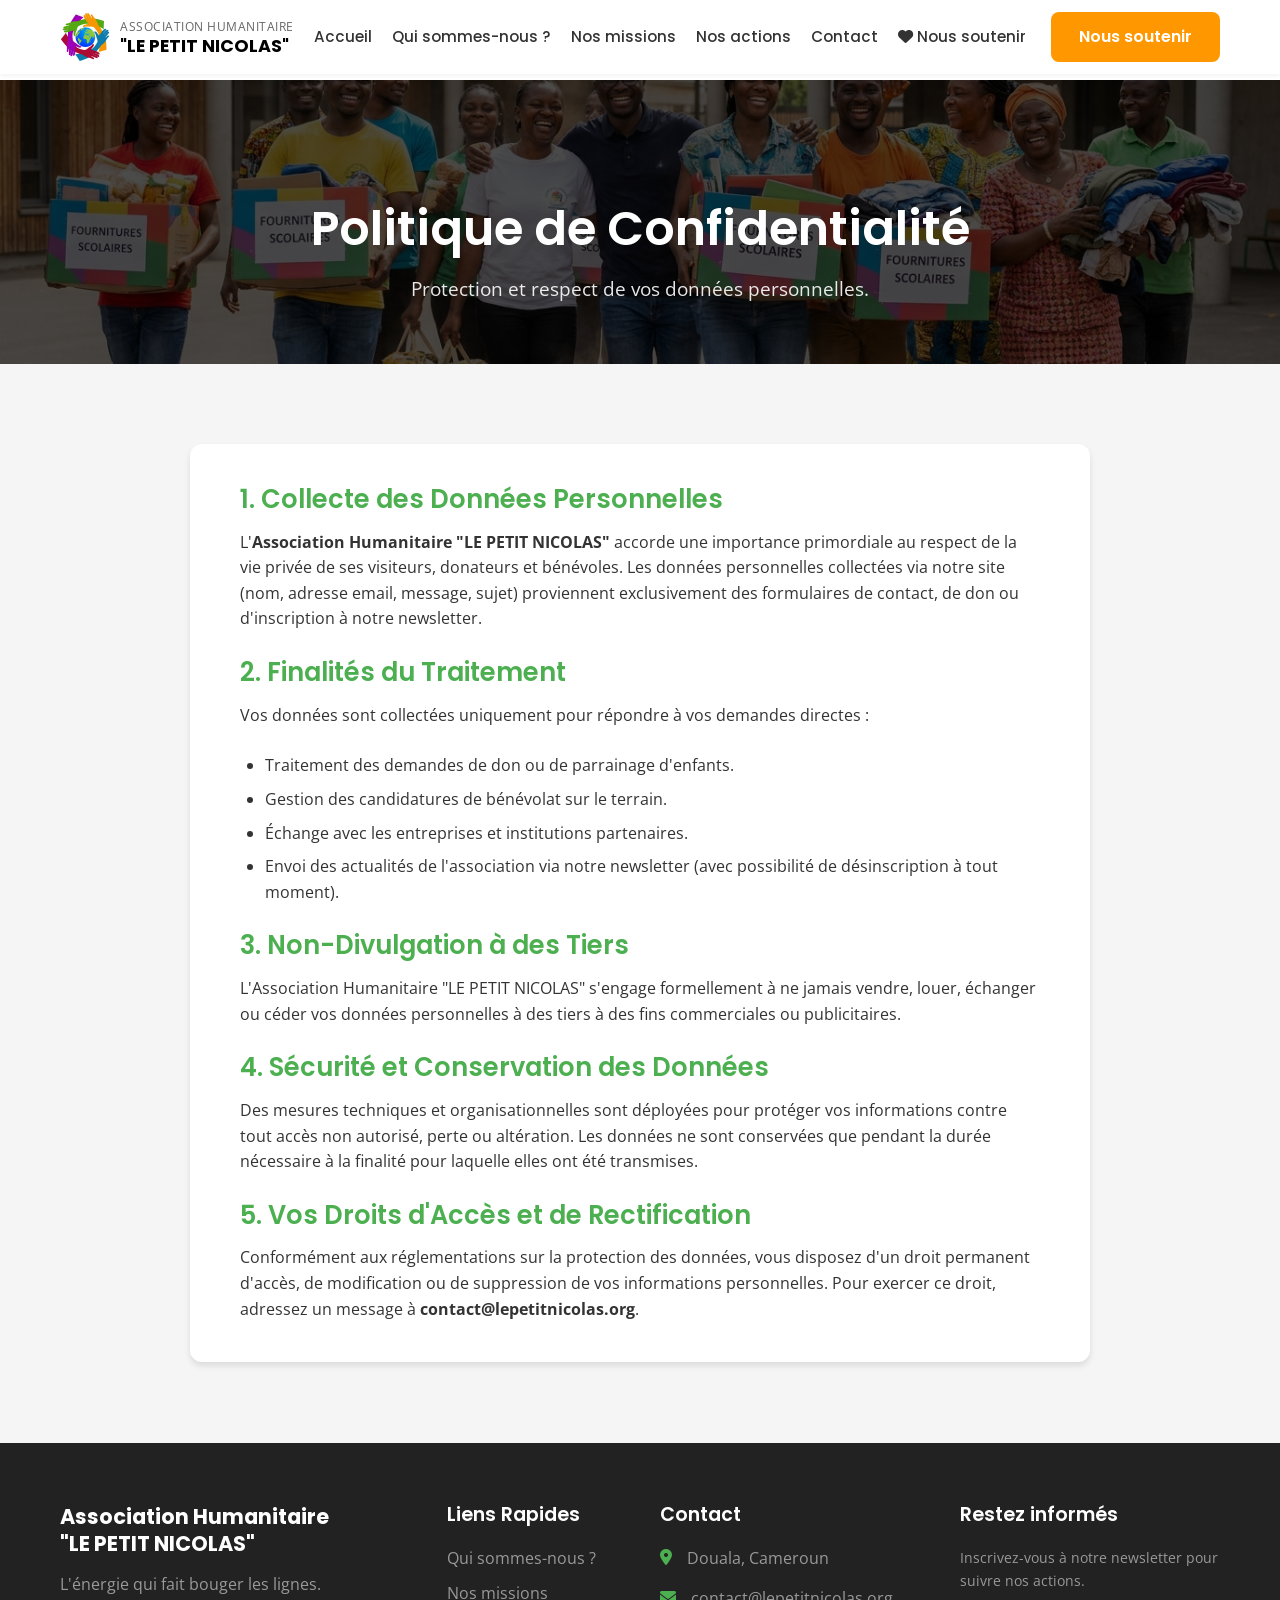
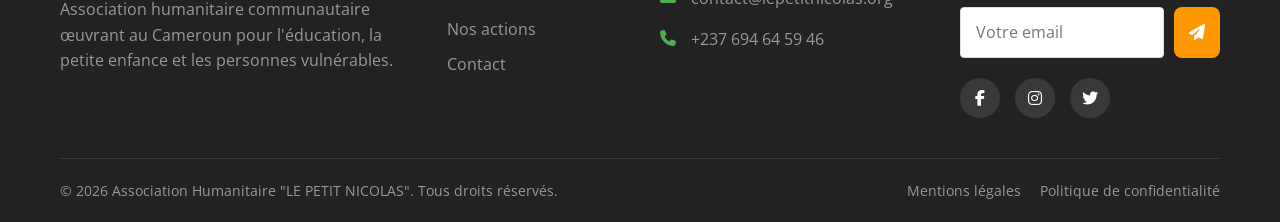
<file: politique-confidentialite.html>
<!DOCTYPE html>
<html lang="fr">
<head>
    <meta charset="UTF-8">
    <meta name="viewport" content="width=device-width, initial-scale=1.0">
    <title>Association Humanitaire "LE PETIT NICOLAS" - Cameroun</title>
    <meta name="description" content="Association Humanitaire &quot;LE PETIT NICOLAS&quot; au Cameroun. Éducation, la petite enfance, les personnes vulnérables. L'énergie qui fait bouger les lignes.">
    
    <!-- Google Fonts -->
    <link rel="preconnect" href="https://fonts.googleapis.com">
    <link rel="preconnect" href="https://fonts.gstatic.com" crossorigin>
    <link href="https://fonts.googleapis.com/css2?family=Open+Sans:wght@400;600&family=Poppins:wght@500;600;700&display=swap" rel="stylesheet">
    
    <!-- FontAwesome -->
    <link rel="stylesheet" href="https://cdnjs.cloudflare.com/ajax/libs/font-awesome/6.4.0/css/all.min.css">
    
    <!-- CSS unique consolidé -->
    <link rel="stylesheet" href="assets/css/style.css?v=4.2">
    </head>
<body>

    <!-- BARRE DE PROGRESSION DE NAVIGATION -->
    <div id="nav-progress-bar" class="nav-progress-bar"></div>

    <!-- PRELOADER INTRO DU SITE (ANIMATION DU LOGO AU DEMARRAGE) -->
    <div id="site-preloader" class="site-preloader" aria-hidden="true">
        <div class="preloader-inner">
            <div class="preloader-logo-box">
                <img src="assets/images/logo/logo-pn.jpg" alt="Logo Association Le Petit Nicolas" class="preloader-logo-img">
                <div class="energy-glow-ring"></div>
            </div>
            <div class="preloader-text-box">
                <span class="preloader-sub">Association Humanitaire</span>
                <h2 class="preloader-title">"LE PETIT NICOLAS"</h2>
                <div class="preloader-energy-line">
                    <div class="energy-pulse"></div>
                </div>
                <p class="preloader-slogan">"L'énergie qui fait bouger les lignes"</p>
            </div>
        </div>
    </div>

    <!-- TRANSITION DE PAGE SWUP (ANIMATION DU LOGO ENTRE LES PAGES) -->
    <div id="page-transition" class="page-transition" aria-hidden="true">
        <div class="transition-inner">
            <div class="transition-logo-circle">
                <img src="assets/images/logo/logo-pn.jpg" alt="Logo Le Petit Nicolas" class="transition-logo-img">
                <div class="transition-ripple"></div>
            </div>
            <span class="transition-text">L'énergie qui fait bouger les lignes</span>
        </div>
    </div>

    <!-- HEADER -->
    <header class="site-header">
        <div class="container header-container">
            <!-- Logo -->
            <a href="index.html" class="logo-link">
                <img src="assets/images/logo/logo-pn.jpg" alt="Logo Le Petit Nicolas" class="site-logo">
                <div class="logo-text">
                    <span class="logo-subtitle">Association Humanitaire</span>
                    <span class="logo-title">"LE PETIT NICOLAS"</span>
                </div>
            </a>

            <!-- Navigation -->
            <nav class="main-nav">
                <ul class="nav-list">
                    <li><a href="index.html" >Accueil</a></li>
                    <li><a href="qui-sommes-nous.html" >Qui sommes-nous ?</a></li>
                    <li><a href="nos-missions.html" >Nos missions</a></li>
                    <li><a href="nos-actions.html" >Nos actions</a></li>
                    <li><a href="contact.html" >Contact</a></li>
                    <li class="nav-mobile-cta">
                        <a href="nous-soutenir.html" class="btn-mobile-support ">
                            <i class="fa-solid fa-heart"></i> Nous soutenir
                        </a>
                    </li>
                </ul>
                <div class="header-cta">
                    <a href="nous-soutenir.html" class="btn btn-primary">Nous soutenir</a>
                </div>
            </nav>

            <!-- Mobile Toggle -->
            <button class="menu-toggle" aria-label="Menu">
                <i class="fa-solid fa-bars"></i>
            </button>
        </div>
    </header>

<main id="swup" class="transition-fade bg-light">
<!-- PAGE HEADER -->
<section class="page-header" style="background: linear-gradient(rgba(0,0,0,0.7), rgba(0,0,0,0.7)), url('assets/images/presentation.jpeg') center/cover; color: white; padding: 120px 0 60px; text-align: center; margin-top: 80px;">
    <div class="container">
        <h1 style="color: white; font-size: clamp(2rem, 4vw, 3rem);">Politique de Confidentialité</h1>
        <p style="font-size: 1.2rem; opacity: 0.9;">Protection et respect de vos données personnelles.</p>
    </div>
</section>

<section class="section-padding" data-reveal>
        <div class="container" style="max-width: 900px; background: white; padding: 40px 50px; border-radius: var(--radius-lg); box-shadow: var(--shadow-md);">
            
            <h2 style="font-size: 1.6rem; color: var(--color-green); margin-bottom: 15px;">1. Collecte des Données Personnelles</h2>
            <p style="margin-bottom: 25px; color: var(--color-text);">
                L'<strong>Association Humanitaire "LE PETIT NICOLAS"</strong> accorde une importance primordiale au respect de la vie privée de ses visiteurs, donateurs et bénévoles. Les données personnelles collectées via notre site (nom, adresse email, message, sujet) proviennent exclusivement des formulaires de contact, de don ou d'inscription à notre newsletter.
            </p>

            <h2 style="font-size: 1.6rem; color: var(--color-green); margin-bottom: 15px;">2. Finalités du Traitement</h2>
            <p style="margin-bottom: 25px; color: var(--color-text);">
                Vos données sont collectées uniquement pour répondre à vos demandes directes :
            </p>
            <ul style="list-style-type: disc; padding-left: 25px; margin-bottom: 25px; color: var(--color-text);">
                <li style="margin-bottom: 8px;">Traitement des demandes de don ou de parrainage d'enfants.</li>
                <li style="margin-bottom: 8px;">Gestion des candidatures de bénévolat sur le terrain.</li>
                <li style="margin-bottom: 8px;">Échange avec les entreprises et institutions partenaires.</li>
                <li style="margin-bottom: 8px;">Envoi des actualités de l'association via notre newsletter (avec possibilité de désinscription à tout moment).</li>
            </ul>

            <h2 style="font-size: 1.6rem; color: var(--color-green); margin-bottom: 15px;">3. Non-Divulgation à des Tiers</h2>
            <p style="margin-bottom: 25px; color: var(--color-text);">
                L'Association Humanitaire "LE PETIT NICOLAS" s'engage formellement à ne jamais vendre, louer, échanger ou céder vos données personnelles à des tiers à des fins commerciales ou publicitaires.
            </p>

            <h2 style="font-size: 1.6rem; color: var(--color-green); margin-bottom: 15px;">4. Sécurité et Conservation des Données</h2>
            <p style="margin-bottom: 25px; color: var(--color-text);">
                Des mesures techniques et organisationnelles sont déployées pour protéger vos informations contre tout accès non autorisé, perte ou altération. Les données ne sont conservées que pendant la durée nécessaire à la finalité pour laquelle elles ont été transmises.
            </p>

            <h2 style="font-size: 1.6rem; color: var(--color-green); margin-bottom: 15px;">5. Vos Droits d'Accès et de Rectification</h2>
            <p style="color: var(--color-text);">
                Conformément aux réglementations sur la protection des données, vous disposez d'un droit permanent d'accès, de modification ou de suppression de vos informations personnelles. Pour exercer ce droit, adressez un message à <strong>contact@lepetitnicolas.org</strong>.
            </p>

        </div>
    </section>
</main>

    <!-- FOOTER -->
    <footer class="site-footer">
        <div class="container">
            <div class="footer-grid">
                
                <div class="footer-col">
                    <span class="footer-logo-text">Association Humanitaire<br>"LE PETIT NICOLAS"</span>
                    <p>L'énergie qui fait bouger les lignes. Association humanitaire communautaire œuvrant au Cameroun pour l'éducation, la petite enfance et les personnes vulnérables.</p>
                </div>

                <div class="footer-col">
                    <h3>Liens Rapides</h3>
                    <ul class="footer-links">
                        <li><a href="qui-sommes-nous.html">Qui sommes-nous ?</a></li>
                        <li><a href="nos-missions.html">Nos missions</a></li>
                        <li><a href="nos-actions.html">Nos actions</a></li>
                        <li><a href="contact.html">Contact</a></li>
                    </ul>
                </div>

                <div class="footer-col">
                    <h3>Contact</h3>
                    <ul class="footer-contact">
                        <li><i class="fa-solid fa-location-dot"></i> <span>Douala, Cameroun</span></li>
                        <li><i class="fa-solid fa-envelope"></i> <span>contact@lepetitnicolas.org</span></li>
                        <li><i class="fa-solid fa-phone"></i> <span>+237 694 64 59 46</span></li>
                    </ul>
                </div>

                <div class="footer-col">
                    <h3>Restez informés</h3>
                    <p style="margin-bottom:15px; font-size:0.9rem;">Inscrivez-vous à notre newsletter pour suivre nos actions.</p>
                    <form class="newsletter-form" action="#" method="POST">
                        <div class="form-group" style="display:flex; gap:10px;">
                            <input type="email" class="form-control" placeholder="Votre email" required style="flex:1;">
                            <button type="submit" class="btn btn-primary" style="padding:10px 15px;"><i class="fa-solid fa-paper-plane"></i></button>
                        </div>
                    </form>
                    <div class="social-links" style="margin-top:20px;">
                        <a href="#" aria-label="Facebook"><i class="fa-brands fa-facebook-f"></i></a>
                        <a href="#" aria-label="Instagram"><i class="fa-brands fa-instagram"></i></a>
                        <a href="#" aria-label="Twitter"><i class="fa-brands fa-twitter"></i></a>
                    </div>
                </div>

            </div>

            <div class="footer-bottom">
                <p>&copy; 2026 Association Humanitaire "LE PETIT NICOLAS". Tous droits réservés.</p>
                <div class="footer-legal">
                    <a href="mentions-legales.html">Mentions légales</a>
                    <a href="politique-confidentialite.html">Politique de confidentialité</a>
                </div>
            </div>
        </div>
    </footer>

    <!-- JavaScript & Bibliothèques Fluides (100% Locales, Zéro dépendance externe) -->
    <script src="assets/js/vendor/lenis.min.js"></script>
    <script src="assets/js/vendor/swup.min.js"></script>
    <script src="assets/js/main.js?v=4.1"></script>
</body>
</html>
</file>
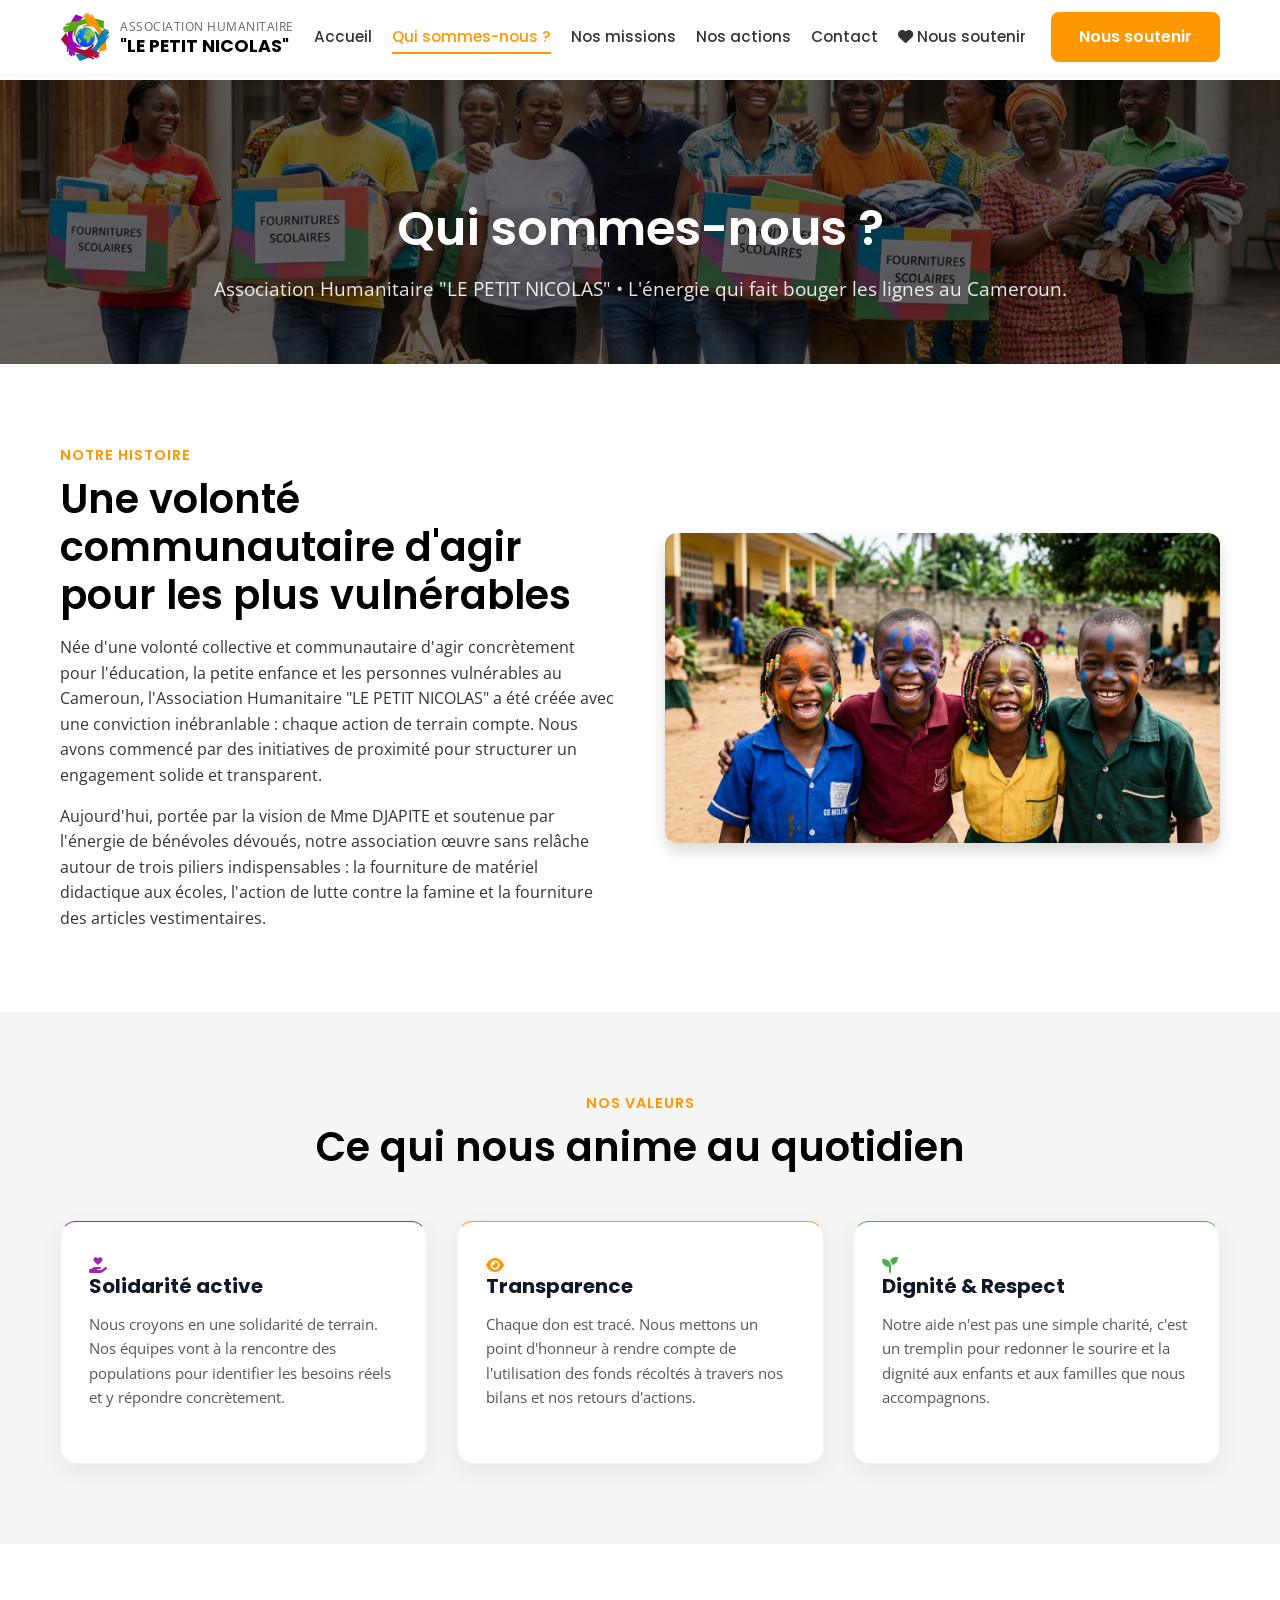
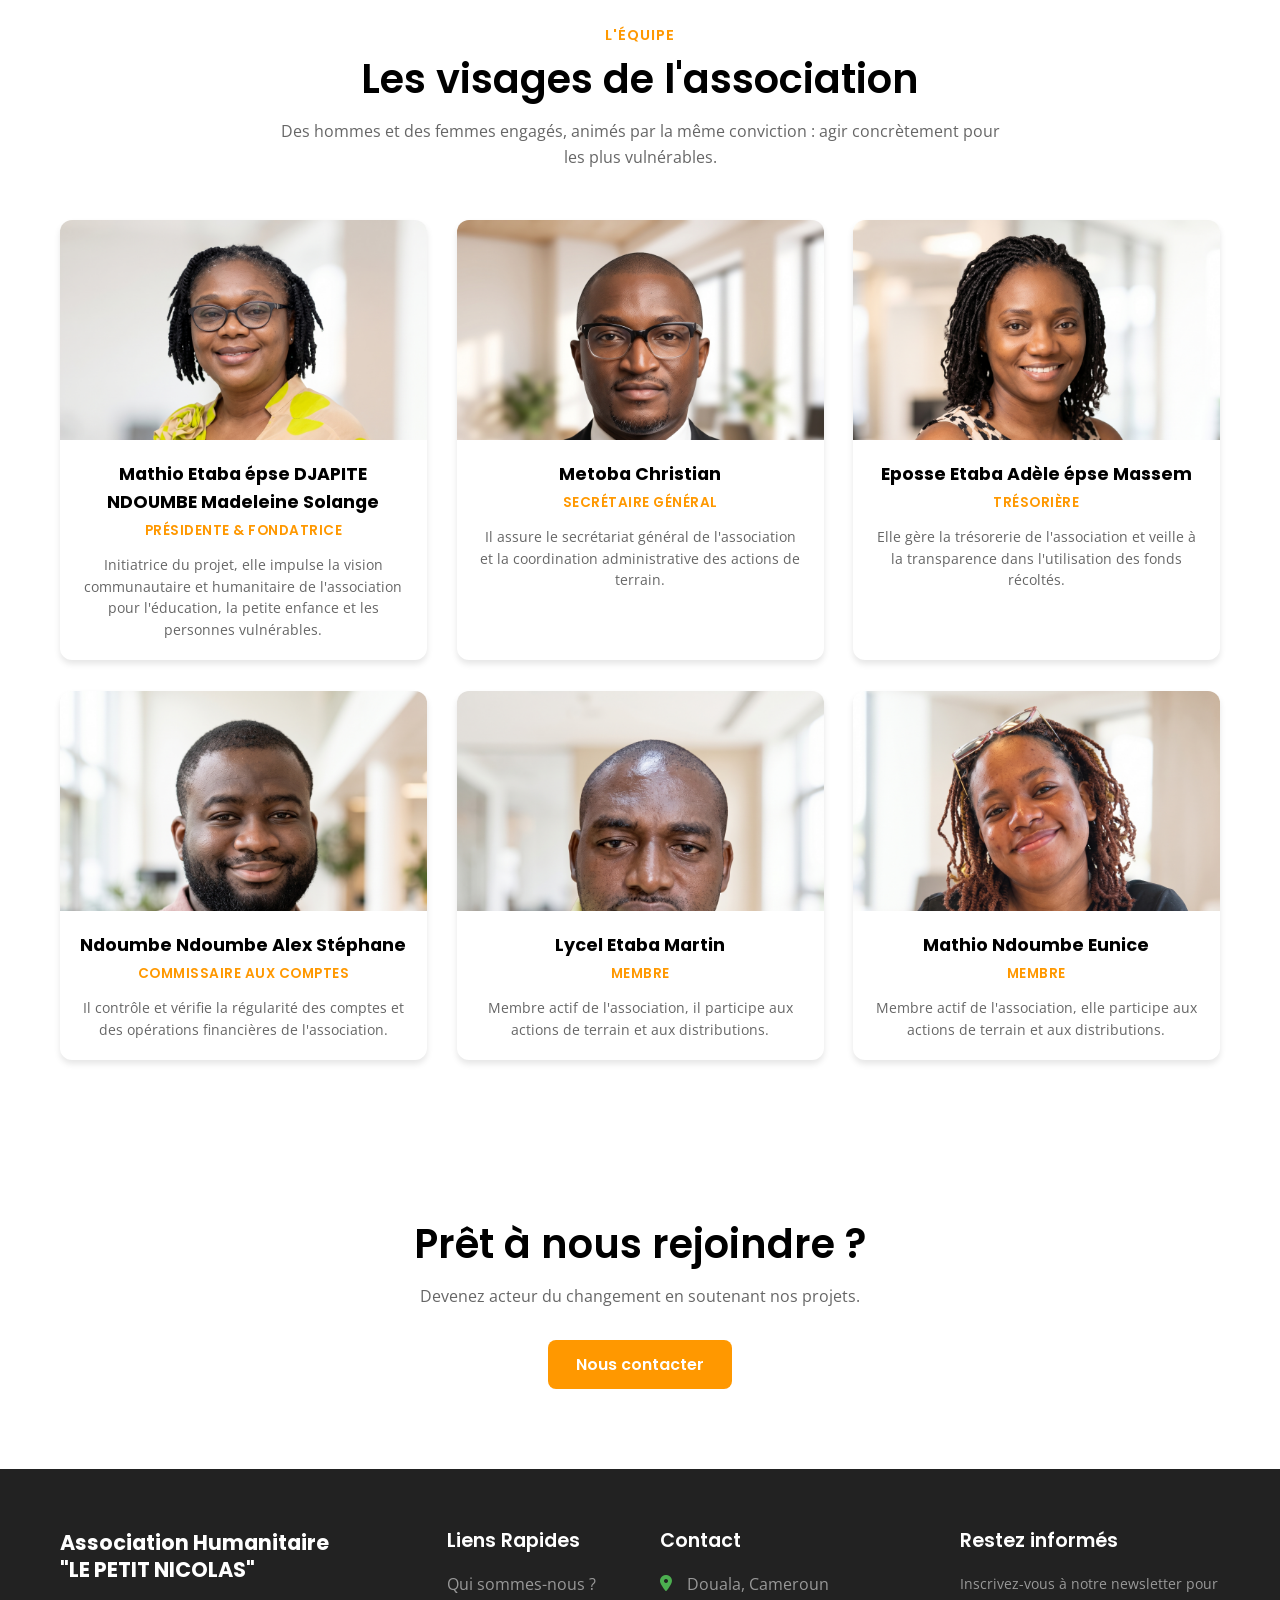
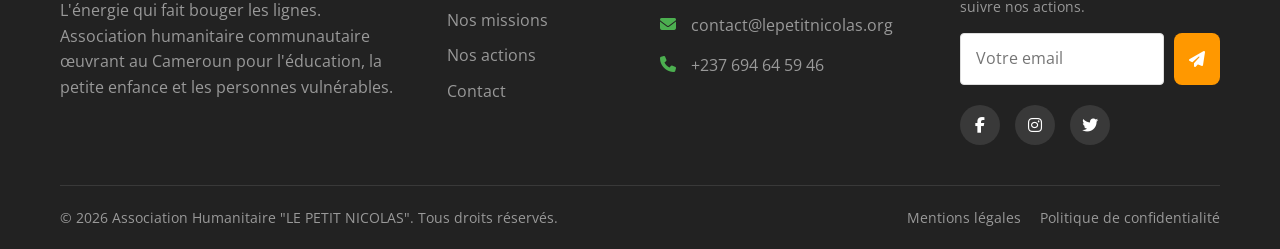
<file: qui-sommes-nous.html>
<!DOCTYPE html>
<html lang="fr">
<head>
    <meta charset="UTF-8">
    <meta name="viewport" content="width=device-width, initial-scale=1.0">
    <title>Association Humanitaire "LE PETIT NICOLAS" - Cameroun</title>
    <meta name="description" content="Association Humanitaire &quot;LE PETIT NICOLAS&quot; au Cameroun. Éducation, la petite enfance, les personnes vulnérables. L'énergie qui fait bouger les lignes.">
    
    <!-- Google Fonts -->
    <link rel="preconnect" href="https://fonts.googleapis.com">
    <link rel="preconnect" href="https://fonts.gstatic.com" crossorigin>
    <link href="https://fonts.googleapis.com/css2?family=Open+Sans:wght@400;600&family=Poppins:wght@500;600;700&display=swap" rel="stylesheet">
    
    <!-- FontAwesome -->
    <link rel="stylesheet" href="https://cdnjs.cloudflare.com/ajax/libs/font-awesome/6.4.0/css/all.min.css">
    
    <!-- CSS unique consolidé -->
    <link rel="stylesheet" href="assets/css/style.css?v=4.2">
    </head>
<body>

    <!-- BARRE DE PROGRESSION DE NAVIGATION -->
    <div id="nav-progress-bar" class="nav-progress-bar"></div>

    <!-- PRELOADER INTRO DU SITE (ANIMATION DU LOGO AU DEMARRAGE) -->
    <div id="site-preloader" class="site-preloader" aria-hidden="true">
        <div class="preloader-inner">
            <div class="preloader-logo-box">
                <img src="assets/images/logo/logo-pn.jpg" alt="Logo Association Le Petit Nicolas" class="preloader-logo-img">
                <div class="energy-glow-ring"></div>
            </div>
            <div class="preloader-text-box">
                <span class="preloader-sub">Association Humanitaire</span>
                <h2 class="preloader-title">"LE PETIT NICOLAS"</h2>
                <div class="preloader-energy-line">
                    <div class="energy-pulse"></div>
                </div>
                <p class="preloader-slogan">"L'énergie qui fait bouger les lignes"</p>
            </div>
        </div>
    </div>

    <!-- TRANSITION DE PAGE SWUP (ANIMATION DU LOGO ENTRE LES PAGES) -->
    <div id="page-transition" class="page-transition" aria-hidden="true">
        <div class="transition-inner">
            <div class="transition-logo-circle">
                <img src="assets/images/logo/logo-pn.jpg" alt="Logo Le Petit Nicolas" class="transition-logo-img">
                <div class="transition-ripple"></div>
            </div>
            <span class="transition-text">L'énergie qui fait bouger les lignes</span>
        </div>
    </div>

    <!-- HEADER -->
    <header class="site-header">
        <div class="container header-container">
            <!-- Logo -->
            <a href="index.html" class="logo-link">
                <img src="assets/images/logo/logo-pn.jpg" alt="Logo Le Petit Nicolas" class="site-logo">
                <div class="logo-text">
                    <span class="logo-subtitle">Association Humanitaire</span>
                    <span class="logo-title">"LE PETIT NICOLAS"</span>
                </div>
            </a>

            <!-- Navigation -->
            <nav class="main-nav">
                <ul class="nav-list">
                    <li><a href="index.html" >Accueil</a></li>
                    <li><a href="qui-sommes-nous.html" class="active">Qui sommes-nous ?</a></li>
                    <li><a href="nos-missions.html" >Nos missions</a></li>
                    <li><a href="nos-actions.html" >Nos actions</a></li>
                    <li><a href="contact.html" >Contact</a></li>
                    <li class="nav-mobile-cta">
                        <a href="nous-soutenir.html" class="btn-mobile-support ">
                            <i class="fa-solid fa-heart"></i> Nous soutenir
                        </a>
                    </li>
                </ul>
                <div class="header-cta">
                    <a href="nous-soutenir.html" class="btn btn-primary">Nous soutenir</a>
                </div>
            </nav>

            <!-- Mobile Toggle -->
            <button class="menu-toggle" aria-label="Menu">
                <i class="fa-solid fa-bars"></i>
            </button>
        </div>
    </header>

<main id="swup" class="transition-fade">
<!-- PAGE HEADER -->
<section class="page-header" style="background: linear-gradient(rgba(0,0,0,0.6), rgba(0,0,0,0.6)), url('assets/images/presentation.jpeg') center/cover; color: white; padding: 120px 0 60px; text-align: center; margin-top: 80px;">
    <div class="container">
        <h1 style="color: white; font-size: clamp(2rem, 4vw, 3rem);">Qui sommes-nous ?</h1>
        <p style="font-size: 1.2rem; opacity: 0.9;">Association Humanitaire "LE PETIT NICOLAS" • L'énergie qui fait bouger les lignes au Cameroun.</p>
    </div>
</section>

<!-- NOTRE HISTOIRE -->
<section class="section-padding" data-reveal>
        <div class="container presentation-grid">
            <div class="about-text">
                <span class="section-subtitle">Notre Histoire</span>
                <h2>Une volonté communautaire d'agir pour les plus vulnérables</h2>
                <p>Née d'une volonté collective et communautaire d'agir concrètement pour l'éducation, la petite enfance et les personnes vulnérables au Cameroun, l'Association Humanitaire "LE PETIT NICOLAS" a été créée avec une conviction inébranlable : chaque action de terrain compte. Nous avons commencé par des initiatives de proximité pour structurer un engagement solide et transparent.</p>
                <p style="margin-top: 15px;">Aujourd'hui, portée par la vision de Mme DJAPITE et soutenue par l'énergie de bénévoles dévoués, notre association œuvre sans relâche autour de trois piliers indispensables : la fourniture de matériel didactique aux écoles, l'action de lutte contre la famine et la fourniture des articles vestimentaires.</p>
            </div>
            <div class="about-image">
                <img src="assets/images/hero/Children_laughing_in_202604231305.jpeg" alt="Enfants souriants" style="border-radius: var(--radius-lg); box-shadow: var(--shadow-lg);">
            </div>
        </div>
    </section>

    <!-- NOS VALEURS -->
    <section class="section-padding bg-light" data-reveal>
        <div class="container">
            <div class="section-header">
                <span class="section-subtitle">Nos valeurs</span>
                <h2>Ce qui nous anime au quotidien</h2>
            </div>
            <div class="missions-grid">
                <div class="mission-card" style="border-top-color: var(--color-purple);" data-tilt>
                    <i class="fa-solid fa-hand-holding-heart mission-icon" style="color: var(--color-purple);"></i>
                    <h3 class="mission-title">Solidarité active</h3>
                    <p class="mission-desc">Nous croyons en une solidarité de terrain. Nos équipes vont à la rencontre des populations pour identifier les besoins réels et y répondre concrètement.</p>
                </div>
                <div class="mission-card" style="border-top-color: var(--color-orange);" data-tilt>
                    <i class="fa-solid fa-eye mission-icon" style="color: var(--color-orange);"></i>
                    <h3 class="mission-title">Transparence</h3>
                    <p class="mission-desc">Chaque don est tracé. Nous mettons un point d'honneur à rendre compte de l'utilisation des fonds récoltés à travers nos bilans et nos retours d'actions.</p>
                </div>
                <div class="mission-card" style="border-top-color: var(--color-green);" data-tilt>
                    <i class="fa-solid fa-seedling mission-icon" style="color: var(--color-green);"></i>
                    <h3 class="mission-title">Dignité & Respect</h3>
                    <p class="mission-desc">Notre aide n'est pas une simple charité, c'est un tremplin pour redonner le sourire et la dignité aux enfants et aux familles que nous accompagnons.</p>
                </div>
            </div>
        </div>
    </section>

    <!-- NOTRE EQUIPE -->
    <section class="section-padding" data-reveal>
        <div class="container">
            <div class="section-header">
                <span class="section-subtitle">L'équipe</span>
                <h2>Les visages de l'association</h2>
                <p style="color: var(--color-text-secondary); margin-top: 10px;">Des hommes et des femmes engagés, animés par la même conviction : agir concrètement pour les plus vulnérables.</p>
            </div>

            <div class="team-grid">

                <!-- Membre 1 -->
                <div class="team-card" data-tilt>
                    <div class="team-photo-wrapper">
                        <img src="assets/images/team/mathio-djapite.jpeg" alt="Mme Djapite Ndoumbe - Présidente" class="team-photo">
                    </div>
                    <div class="team-body">
                        <p class="team-name">Mathio Etaba épse DJAPITE NDOUMBE Madeleine Solange</p>
                        <span class="team-role">Présidente &amp; Fondatrice</span>
                        <p class="team-desc">Initiatrice du projet, elle impulse la vision communautaire et humanitaire de l'association pour l'éducation, la petite enfance et les personnes vulnérables.</p>
                    </div>
                </div>

                <!-- Membre 2 -->
                <div class="team-card" data-tilt>
                    <div class="team-photo-wrapper">
                        <img src="assets/images/team/metoba-christian.jpeg" alt="Metoba Christian - Secrétaire général" class="team-photo">
                    </div>
                    <div class="team-body">
                        <p class="team-name">Metoba Christian</p>
                        <span class="team-role">Secrétaire général</span>
                        <p class="team-desc">Il assure le secrétariat général de l'association et la coordination administrative des actions de terrain.</p>
                    </div>
                </div>

                <!-- Membre 3 -->
                <div class="team-card" data-tilt>
                    <div class="team-photo-wrapper">
                        <img src="assets/images/team/eposse-massem.jpeg" alt="Eposse Etaba Adèle épse Massem - Trésorière" class="team-photo">
                    </div>
                    <div class="team-body">
                        <p class="team-name">Eposse Etaba Adèle épse Massem</p>
                        <span class="team-role">Trésorière</span>
                        <p class="team-desc">Elle gère la trésorerie de l'association et veille à la transparence dans l'utilisation des fonds récoltés.</p>
                    </div>
                </div>

                <!-- Membre 4 -->
                <div class="team-card" data-tilt>
                    <div class="team-photo-wrapper">
                        <img src="assets/images/team/alex-stephane.jpeg" alt="Ndoumbe Ndoumbe Alex Stéphane - Commissaire aux comptes" class="team-photo">
                    </div>
                    <div class="team-body">
                        <p class="team-name">Ndoumbe Ndoumbe Alex Stéphane</p>
                        <span class="team-role">Commissaire aux comptes</span>
                        <p class="team-desc">Il contrôle et vérifie la régularité des comptes et des opérations financières de l'association.</p>
                    </div>
                </div>

                <!-- Membre 5 -->
                <div class="team-card" data-tilt>
                    <div class="team-photo-wrapper">
                        <img src="assets/images/team/lycel-martin.jpeg" alt="Lycel Etaba Martin - Membre" class="team-photo">
                    </div>
                    <div class="team-body">
                        <p class="team-name">Lycel Etaba Martin</p>
                        <span class="team-role">Membre</span>
                        <p class="team-desc">Membre actif de l'association, il participe aux actions de terrain et aux distributions.</p>
                    </div>
                </div>

                <!-- Membre 6 -->
                <div class="team-card" data-tilt>
                    <div class="team-photo-wrapper">
                        <img src="assets/images/team/mathio-eunice.jpeg" alt="Mathio Ndoumbe Eunice - Membre" class="team-photo">
                    </div>
                    <div class="team-body">
                        <p class="team-name">Mathio Ndoumbe Eunice</p>
                        <span class="team-role">Membre</span>
                        <p class="team-desc">Membre actif de l'association, elle participe aux actions de terrain et aux distributions.</p>
                    </div>
                </div>

            </div>
        </div>
    </section>

    <!-- CALL TO ACTION -->
    <section class="section-padding text-center">
        <div class="container">
            <h2>Prêt à nous rejoindre ?</h2>
            <p style="margin-bottom: 30px; color: var(--color-text-secondary);">Devenez acteur du changement en soutenant nos projets.</p>
            <a href="contact.html" class="btn btn-primary">Nous contacter</a>
        </div>
    </section>
</main>

    <!-- FOOTER -->
    <footer class="site-footer">
        <div class="container">
            <div class="footer-grid">
                
                <div class="footer-col">
                    <span class="footer-logo-text">Association Humanitaire<br>"LE PETIT NICOLAS"</span>
                    <p>L'énergie qui fait bouger les lignes. Association humanitaire communautaire œuvrant au Cameroun pour l'éducation, la petite enfance et les personnes vulnérables.</p>
                </div>

                <div class="footer-col">
                    <h3>Liens Rapides</h3>
                    <ul class="footer-links">
                        <li><a href="qui-sommes-nous.html">Qui sommes-nous ?</a></li>
                        <li><a href="nos-missions.html">Nos missions</a></li>
                        <li><a href="nos-actions.html">Nos actions</a></li>
                        <li><a href="contact.html">Contact</a></li>
                    </ul>
                </div>

                <div class="footer-col">
                    <h3>Contact</h3>
                    <ul class="footer-contact">
                        <li><i class="fa-solid fa-location-dot"></i> <span>Douala, Cameroun</span></li>
                        <li><i class="fa-solid fa-envelope"></i> <span>contact@lepetitnicolas.org</span></li>
                        <li><i class="fa-solid fa-phone"></i> <span>+237 694 64 59 46</span></li>
                    </ul>
                </div>

                <div class="footer-col">
                    <h3>Restez informés</h3>
                    <p style="margin-bottom:15px; font-size:0.9rem;">Inscrivez-vous à notre newsletter pour suivre nos actions.</p>
                    <form class="newsletter-form" action="#" method="POST">
                        <div class="form-group" style="display:flex; gap:10px;">
                            <input type="email" class="form-control" placeholder="Votre email" required style="flex:1;">
                            <button type="submit" class="btn btn-primary" style="padding:10px 15px;"><i class="fa-solid fa-paper-plane"></i></button>
                        </div>
                    </form>
                    <div class="social-links" style="margin-top:20px;">
                        <a href="#" aria-label="Facebook"><i class="fa-brands fa-facebook-f"></i></a>
                        <a href="#" aria-label="Instagram"><i class="fa-brands fa-instagram"></i></a>
                        <a href="#" aria-label="Twitter"><i class="fa-brands fa-twitter"></i></a>
                    </div>
                </div>

            </div>

            <div class="footer-bottom">
                <p>&copy; 2026 Association Humanitaire "LE PETIT NICOLAS". Tous droits réservés.</p>
                <div class="footer-legal">
                    <a href="mentions-legales.html">Mentions légales</a>
                    <a href="politique-confidentialite.html">Politique de confidentialité</a>
                </div>
            </div>
        </div>
    </footer>

    <!-- JavaScript & Bibliothèques Fluides (100% Locales, Zéro dépendance externe) -->
    <script src="assets/js/vendor/lenis.min.js"></script>
    <script src="assets/js/vendor/swup.min.js"></script>
    <script src="assets/js/main.js?v=4.1"></script>
</body>
</html>
</file>
<file: assets/css/style.css>
/* ==========================================================================
   STYLE UNIQUE CONSOLIDE - Association Humanitaire Le Petit Nicolas
   (Pas de @import pour compatibilité maximale sur tous navigateurs/serveurs)
   ========================================================================== */

/* --- VARIABLES --- */
:root {
    --color-green: #4CAF50;
    --color-orange: #FF9800;
    --color-orange-dark: #E68900;
    --color-blue: #2196F3;
    --color-purple: #9C27B0;
    --color-red: #F44336;
    --color-white: #FFFFFF;
    --color-light-gray: #F5F5F5;
    --color-border: #DDDDDD;
    --color-gray: #999999;
    --color-text-secondary: #666666;
    --color-text: #333333;
    --color-black: #000000;
    --color-dark-bg: #222222;
    --font-primary: 'Poppins', sans-serif;
    --font-secondary: 'Open Sans', sans-serif;
    --container-max-width: 1200px;
    --container-padding: 20px;
    --shadow-sm: 0 2px 4px rgba(0,0,0,0.05);
    --shadow-md: 0 4px 6px rgba(0,0,0,0.1);
    --shadow-lg: 0 8px 15px rgba(0,0,0,0.15);
    --radius-sm: 4px;
    --radius-md: 8px;
    --radius-lg: 12px;
    --transition-fast: 0.2s ease;
    --transition-normal: 0.3s ease;
    --transition-slow: 0.5s ease;
    --z-header: 1000;
    --z-overlay: 2000;
}

/* --- RESET --- */
*, *::before, *::after { box-sizing: border-box; margin: 0; padding: 0; }
html { font-size: 16px; scroll-behavior: smooth; }
body {
    font-family: 'Open Sans', Arial, sans-serif;
    color: var(--color-text);
    background-color: #fff;
    line-height: 1.6;
    -webkit-font-smoothing: antialiased;
}
h1, h2, h3, h4, h5, h6 {
    font-family: 'Poppins', 'Segoe UI', sans-serif;
    color: var(--color-black);
    font-weight: 600;
    line-height: 1.2;
    margin-bottom: 1rem;
}
h1 { font-size: clamp(1.8rem, 5vw, 3rem); }
h2 { font-size: clamp(1.5rem, 4vw, 2.5rem); }
h3 { font-size: clamp(1.2rem, 3vw, 1.8rem); }
a { text-decoration: none; color: var(--color-blue); -webkit-transition: color var(--transition-fast); transition: color var(--transition-fast); }
a:hover { color: var(--color-orange); }
ul, ol { list-style: none; }
img { display: block; max-width: 100%; height: auto; }
input, button, textarea, select { font: inherit; outline: none; }
button { cursor: pointer; background: none; border: none; }

/* --- UTILITAIRES --- */
.container { width: 100%; max-width: 1200px; margin: 0 auto; padding: 0 20px; }
.text-center { text-align: center; }
.section-padding { padding: 80px 0; }
@media (max-width: 768px) { .section-padding { padding: 50px 0; } }
.bg-light { background-color: #F5F5F5; }
.bg-white { background-color: #fff; }

/* --- BOUTONS --- */
.btn {
    display: -webkit-inline-box;
    display: -ms-inline-flexbox;
    display: inline-flex;
    -webkit-box-align: center;
    -ms-flex-align: center;
    align-items: center;
    -webkit-box-pack: center;
    -ms-flex-pack: center;
    justify-content: center;
    padding: 12px 28px;
    font-family: 'Poppins', sans-serif;
    font-weight: 600;
    font-size: 1rem;
    border-radius: 8px;
    -webkit-transition: all var(--transition-normal);
    transition: all var(--transition-normal);
    text-align: center;
    gap: 8px;
    white-space: nowrap;
}
.btn-primary { background-color: #FF9800; color: #fff; }
.btn-primary:hover { background-color: #E68900; -webkit-transform: translateY(-2px); transform: translateY(-2px); color: #fff; }
.btn-secondary { background-color: transparent; border: 2px solid #4CAF50; color: #4CAF50; }
.btn-secondary:hover { background-color: #4CAF50; color: #fff; -webkit-transform: translateY(-2px); transform: translateY(-2px); }
.btn-tertiary { background-color: #F5F5F5; color: #333; }
.btn-tertiary:hover { background-color: #E0E0E0; }

/* --- CARTES MISSION (ANIMATION & HAUTE FIDÉLITÉ) --- */
.mission-card {
    position: relative;
    overflow: hidden;
    background: #fff;
    border-radius: 16px;
    padding: 35px 28px 30px;
    -webkit-box-shadow: 0 8px 24px rgba(0, 0, 0, 0.06);
    box-shadow: 0 8px 24px rgba(0, 0, 0, 0.06);
    border: 1px solid rgba(0, 0, 0, 0.05);
    height: 100%;
    display: -webkit-box;
    display: -ms-flexbox;
    display: flex;
    -webkit-box-orient: vertical;
    -webkit-box-direction: normal;
    -ms-flex-direction: column;
    flex-direction: column;
    -webkit-transition: -webkit-transform 0.4s cubic-bezier(0.16, 1, 0.3, 1), -webkit-box-shadow 0.4s cubic-bezier(0.16, 1, 0.3, 1), border-color 0.4s ease;
    transition: transform 0.4s cubic-bezier(0.16, 1, 0.3, 1), box-shadow 0.4s cubic-bezier(0.16, 1, 0.3, 1), border-color 0.4s ease;
}

/* Ligne lumineuse en haut de carte */
.card-accent-bar {
    position: absolute;
    top: 0;
    left: 0;
    width: 100%;
    height: 5px;
    -webkit-transition: height 0.3s ease;
    transition: height 0.3s ease;
}
.card-accent-bar.edu { background: -webkit-linear-gradient(left, #4CAF50, #81C784); background: linear-gradient(90deg, #4CAF50, #81C784); }
.card-accent-bar.famine { background: -webkit-linear-gradient(left, #FF9800, #FFB74D); background: linear-gradient(90deg, #FF9800, #FFB74D); }
.card-accent-bar.clothes { background: -webkit-linear-gradient(left, #2196F3, #64B5F6); background: linear-gradient(90deg, #2196F3, #64B5F6); }

.mission-card:hover .card-accent-bar { height: 6px; }

/* Reflet soyeux au survol */
.mission-card::after {
    content: '';
    position: absolute;
    top: 0;
    left: -120%;
    width: 60%;
    height: 100%;
    background: -webkit-linear-gradient(left, transparent, rgba(255, 255, 255, 0.5), transparent);
    background: linear-gradient(90deg, transparent, rgba(255, 255, 255, 0.5), transparent);
    -webkit-transform: skewX(-20deg);
    transform: skewX(-20deg);
    -webkit-transition: left 0.75s cubic-bezier(0.16, 1, 0.3, 1);
    transition: left 0.75s cubic-bezier(0.16, 1, 0.3, 1);
    pointer-events: none;
}
.mission-card:hover::after {
    left: 170%;
}

/* Médaillon icône animé */
.mission-icon-box {
    width: 64px;
    height: 64px;
    border-radius: 14px;
    display: -webkit-inline-box;
    display: -ms-inline-flexbox;
    display: inline-flex;
    -webkit-box-align: center;
    -ms-flex-align: center;
    align-items: center;
    -webkit-box-pack: center;
    -ms-flex-pack: center;
    justify-content: center;
    margin-bottom: 22px;
    font-size: 1.8rem;
    -webkit-transition: -webkit-transform 0.4s cubic-bezier(0.16, 1, 0.3, 1);
    transition: transform 0.4s cubic-bezier(0.16, 1, 0.3, 1);
}
.mission-icon-box.edu { background: rgba(76, 175, 80, 0.12); color: #4CAF50; }
.mission-icon-box.famine { background: rgba(255, 152, 0, 0.12); color: #FF9800; }
.mission-icon-box.clothes { background: rgba(33, 150, 243, 0.12); color: #2196F3; }

.mission-card:hover .mission-icon-box {
    -webkit-transform: scale(1.1) rotate(4deg);
    transform: scale(1.1) rotate(4deg);
}

.mission-title {
    font-size: 1.25rem;
    font-weight: 700;
    margin-bottom: 12px;
    line-height: 1.35;
    color: #111827;
}
.mission-desc {
    color: #555;
    margin-bottom: 24px;
    -webkit-box-flex: 1;
    -ms-flex-positive: 1;
    flex-grow: 1;
    line-height: 1.6;
    font-size: 0.95rem;
}

/* Éléments de survol par mission */
.mission-card.mission-edu:hover {
    border-color: rgba(76, 175, 80, 0.35);
    -webkit-box-shadow: 0 20px 40px -10px rgba(76, 175, 80, 0.25);
    box-shadow: 0 20px 40px -10px rgba(76, 175, 80, 0.25);
    -webkit-transform: translateY(-8px);
    transform: translateY(-8px);
}
.mission-card.mission-famine:hover {
    border-color: rgba(255, 152, 0, 0.35);
    -webkit-box-shadow: 0 20px 40px -10px rgba(255, 152, 0, 0.25);
    box-shadow: 0 20px 40px -10px rgba(255, 152, 0, 0.25);
    -webkit-transform: translateY(-8px);
    transform: translateY(-8px);
}
.mission-card.mission-clothes:hover {
    border-color: rgba(33, 150, 243, 0.35);
    -webkit-box-shadow: 0 20px 40px -10px rgba(33, 150, 243, 0.25);
    box-shadow: 0 20px 40px -10px rgba(33, 150, 243, 0.25);
    -webkit-transform: translateY(-8px);
    transform: translateY(-8px);
}

/* Bouton interne carte */
.btn-card-action {
    border-radius: 8px;
    font-weight: 600;
    font-size: 0.9rem;
    padding: 10px 20px;
    text-align: center;
    -webkit-transition: all 0.3s ease;
    transition: all 0.3s ease;
}

/* --- CARTES ACTIONS SUR LE TERRAIN --- */
.action-card {
    background: #fff;
    border-radius: 16px;
    overflow: hidden;
    -webkit-box-shadow: 0 8px 24px rgba(0, 0, 0, 0.06);
    box-shadow: 0 8px 24px rgba(0, 0, 0, 0.06);
    border: 1px solid rgba(0, 0, 0, 0.05);
    -webkit-transition: -webkit-transform 0.4s cubic-bezier(0.16, 1, 0.3, 1), -webkit-box-shadow 0.4s cubic-bezier(0.16, 1, 0.3, 1);
    transition: transform 0.4s cubic-bezier(0.16, 1, 0.3, 1), box-shadow 0.4s cubic-bezier(0.16, 1, 0.3, 1);
}
.action-card:hover {
    -webkit-transform: translateY(-8px);
    transform: translateY(-8px);
    -webkit-box-shadow: 0 20px 36px rgba(0, 0, 0, 0.12);
    box-shadow: 0 20px 36px rgba(0, 0, 0, 0.12);
}
.action-img-wrapper {
    position: relative;
    overflow: hidden;
    height: 220px;
}
.action-img {
    width: 100%;
    height: 100%;
    object-fit: cover;
    -webkit-transition: -webkit-transform 0.65s cubic-bezier(0.16, 1, 0.3, 1);
    transition: transform 0.65s cubic-bezier(0.16, 1, 0.3, 1);
    display: block;
}
.action-card:hover .action-img {
    -webkit-transform: scale(1.08);
    transform: scale(1.08);
}
.action-badge {
    position: absolute;
    top: 15px;
    right: 15px;
    color: #fff;
    font-size: 0.78rem;
    font-weight: 600;
    padding: 5px 14px;
    border-radius: 20px;
    font-family: 'Poppins', sans-serif;
    letter-spacing: 0.4px;
    -webkit-backdrop-filter: blur(6px);
    backdrop-filter: blur(6px);
    -webkit-box-shadow: 0 4px 12px rgba(0, 0, 0, 0.2);
    box-shadow: 0 4px 12px rgba(0, 0, 0, 0.2);
    z-index: 2;
}
.action-content { padding: 22px; }
.action-meta {
    display: -webkit-box;
    display: -ms-flexbox;
    display: flex;
    gap: 16px;
    color: #888;
    font-size: 0.85rem;
    margin-bottom: 12px;
}
.action-meta span {
    display: -webkit-inline-box;
    display: -ms-inline-flexbox;
    display: inline-flex;
    -webkit-box-align: center;
    -ms-flex-align: center;
    align-items: center;
    gap: 6px;
}
.action-meta i { color: #FF9800; font-size: 0.85rem; }
.action-content h3 { font-size: 1.15rem; font-weight: 700; margin-bottom: 10px; line-height: 1.4; color: #111827; }
.read-more {
    display: -webkit-inline-box;
    display: -ms-inline-flexbox;
    display: inline-flex;
    -webkit-box-align: center;
    -ms-flex-align: center;
    align-items: center;
    gap: 6px;
    font-family: 'Poppins', sans-serif;
    font-weight: 600;
    color: #FF9800;
    margin-top: 15px;
    -webkit-transition: gap 0.25s ease, color 0.25s ease;
    transition: gap 0.25s ease, color 0.25s ease;
}
.read-more i {
    -webkit-transition: -webkit-transform 0.25s ease;
    transition: transform 0.25s ease;
}
.read-more:hover {
    color: #E68900;
    gap: 10px;
}
.read-more:hover i {
    -webkit-transform: translateX(4px);
    transform: translateX(4px);
}

/* Bouton avec flèche animée */
.btn-animated-arrow {
    display: -webkit-inline-box;
    display: -ms-inline-flexbox;
    display: inline-flex;
    -webkit-box-align: center;
    -ms-flex-align: center;
    align-items: center;
    gap: 8px;
    font-weight: 600;
}
.btn-animated-arrow i {
    -webkit-transition: -webkit-transform 0.25s ease;
    transition: transform 0.25s ease;
}
.btn-animated-arrow:hover i {
    -webkit-transform: translateX(5px);
    transform: translateX(5px);
}

/* --- FORMULAIRES --- */
.form-group { margin-bottom: 20px; }
.form-label { display: block; font-size: 0.9rem; font-weight: 600; margin-bottom: 8px; color: #333; }
.form-control { width: 100%; padding: 12px 15px; border: 1px solid #DDD; border-radius: 4px; font-family: 'Open Sans', sans-serif; -webkit-transition: all var(--transition-fast); transition: all var(--transition-fast); }
.form-control:focus { border-color: #2196F3; -webkit-box-shadow: 0 0 0 3px rgba(33,150,243,0.1); box-shadow: 0 0 0 3px rgba(33,150,243,0.1); }
textarea.form-control { resize: vertical; min-height: 120px; }

/* ==========================================================================
   HEADER & NAVIGATION
   ========================================================================== */
.site-header {
    position: fixed;
    top: 0; left: 0;
    width: 100%;
    background-color: #fff;
    -webkit-box-shadow: var(--shadow-sm);
    box-shadow: var(--shadow-sm);
    z-index: 1000;
    -webkit-transition: padding var(--transition-normal), -webkit-box-shadow var(--transition-normal);
    transition: padding var(--transition-normal), box-shadow var(--transition-normal);
    padding: 12px 0;
}
.site-header.scrolled { padding: 8px 0; -webkit-box-shadow: var(--shadow-md); box-shadow: var(--shadow-md); }

.header-container {
    display: -webkit-box;
    display: -ms-flexbox;
    display: flex;
    -webkit-box-pack: justify;
    -ms-flex-pack: justify;
    justify-content: space-between;
    -webkit-box-align: center;
    -ms-flex-align: center;
    align-items: center;
}

.logo-link {
    display: -webkit-box;
    display: -ms-flexbox;
    display: flex;
    -webkit-box-align: center;
    -ms-flex-align: center;
    align-items: center;
    gap: 10px;
    text-decoration: none;
}
.site-logo { height: 50px; width: auto; display: block; }

.logo-text {
    display: -webkit-box;
    display: -ms-flexbox;
    display: flex;
    -webkit-box-orient: vertical;
    -webkit-box-direction: normal;
    -ms-flex-direction: column;
    flex-direction: column;
}
.logo-title { font-family: 'Poppins', sans-serif; font-size: 0.9rem; font-weight: 700; color: #000; line-height: 1.2; }
.logo-subtitle { font-family: 'Open Sans', sans-serif; font-size: 0.6rem; color: #666; text-transform: uppercase; letter-spacing: 0.5px; }
@media (min-width: 768px) {
    .logo-title { font-size: 1.1rem; }
    .logo-subtitle { font-size: 0.75rem; }
}

.main-nav {
    display: -webkit-box;
    display: -ms-flexbox;
    display: flex;
    -webkit-box-align: center;
    -ms-flex-align: center;
    align-items: center;
    gap: 25px;
}

.nav-list {
    display: -webkit-box;
    display: -ms-flexbox;
    display: flex;
    -webkit-box-orient: horizontal;
    -webkit-box-direction: normal;
    -ms-flex-direction: row;
    flex-direction: row;
    gap: 20px;
    list-style: none;
    margin: 0; padding: 0;
}
.nav-list li { display: block; }
.nav-list a {
    color: #333;
    font-family: 'Poppins', sans-serif;
    font-weight: 500;
    font-size: 0.95rem;
    position: relative;
    padding: 5px 0;
    display: block;
    text-decoration: none;
    white-space: nowrap;
}
.nav-list a::after {
    content: '';
    position: absolute;
    bottom: 0; left: 0;
    width: 0; height: 2px;
    background-color: #FF9800;
    -webkit-transition: width var(--transition-fast);
    transition: width var(--transition-fast);
}
.nav-list a:hover::after,
.nav-list a.active::after { width: 100%; }
.nav-list a:hover,
.nav-list a.active { color: #FF9800; }

.header-cta { display: none; }
@media (min-width: 992px) { .header-cta { display: block; } }

/* Bouton "Nous soutenir" mobile (caché sur grand écran) */
.nav-mobile-cta {
    display: none;
}

/* Bouton burger */
.menu-toggle {
    display: none;
    font-size: 1.5rem;
    color: #000;
    background: none;
    border: none;
    cursor: pointer;
    z-index: 2001;
    padding: 5px;
}

/* Menu mobile */
@media (max-width: 991px) {
    .menu-toggle { display: block; }
    .header-cta { display: none !important; }

    .nav-list {
        position: fixed;
        top: 0; right: -100%;
        width: 290px;
        height: 100vh;
        background-color: #fff;
        -webkit-box-orient: vertical;
        -webkit-box-direction: normal;
        -ms-flex-direction: column;
        flex-direction: column;
        padding: 85px 25px 35px;
        -webkit-box-shadow: var(--shadow-lg);
        box-shadow: var(--shadow-lg);
        -webkit-transition: right var(--transition-normal);
        transition: right var(--transition-normal);
        z-index: 2000;
        gap: 8px;
        overflow-y: auto;
    }
    .nav-list.active { right: 0; }
    .nav-list li { width: 100%; }
    .nav-list a { font-size: 1.05rem; padding: 12px 0; border-bottom: 1px solid #F0F0F0; }

    /* Bouton Nous soutenir dans le tiroir mobile */
    .nav-mobile-cta {
        display: block;
        margin-top: 15px;
        padding-top: 10px;
        border-top: 1px dashed #E0E0E0;
    }
    .btn-mobile-support {
        display: -webkit-box !important;
        display: -ms-flexbox !important;
        display: flex !important;
        -webkit-box-align: center;
        -ms-flex-align: center;
        align-items: center;
        -webkit-box-pack: center;
        -ms-flex-pack: center;
        justify-content: center;
        gap: 8px;
        width: 100%;
        padding: 13px 20px !important;
        background: -webkit-linear-gradient(left, #FF9800, #F57C00);
        background: linear-gradient(90deg, #FF9800, #F57C00);
        color: #ffffff !important;
        font-family: 'Poppins', sans-serif;
        font-size: 0.95rem !important;
        font-weight: 700 !important;
        border-radius: 30px;
        border-bottom: none !important;
        text-align: center;
        -webkit-box-shadow: 0 6px 18px rgba(255, 152, 0, 0.38);
        box-shadow: 0 6px 18px rgba(255, 152, 0, 0.38);
        -webkit-transition: -webkit-transform 0.25s ease, -webkit-box-shadow 0.25s ease;
        transition: transform 0.25s ease, box-shadow 0.25s ease;
    }
    .btn-mobile-support::after {
        display: none !important;
    }
    .btn-mobile-support:hover,
    .btn-mobile-support:active {
        -webkit-transform: translateY(-2px);
        transform: translateY(-2px);
        -webkit-box-shadow: 0 8px 24px rgba(255, 152, 0, 0.5);
        box-shadow: 0 8px 24px rgba(255, 152, 0, 0.5);
        color: #ffffff !important;
    }
    .btn-mobile-support i {
        color: #ffffff;
        font-size: 0.95rem;
    }
}

/* ==========================================================================
   HERO (HAUTE FLUIDITÉ, EFFET KEN BURNS & ENTRÉE CINÉMATIQUE LENTE)
   ========================================================================== */
.hero {
    position: relative;
    height: 90vh;
    min-height: 580px;
    max-height: 720px;
    display: -webkit-box;
    display: -ms-flexbox;
    display: flex;
    -webkit-box-align: center;
    -ms-flex-align: center;
    align-items: center;
    -webkit-box-pack: center;
    -ms-flex-pack: center;
    justify-content: center;
    color: #fff;
    margin-top: 74px;
    overflow: hidden;
}

/* Diaporama Ken Burns lent */
.hero-slideshow {
    position: absolute;
    top: 0;
    left: 0;
    width: 100%;
    height: 100%;
    z-index: 1;
}
.hero-slide {
    position: absolute;
    top: 0;
    left: 0;
    width: 100%;
    height: 100%;
    background-size: cover;
    background-position: center;
    opacity: 0;
    -webkit-transform: scale(1.08);
    transform: scale(1.08);
    -webkit-transition: opacity 1.4s ease-in-out, -webkit-transform 7s cubic-bezier(0.25, 1, 0.5, 1);
    transition: opacity 1.4s ease-in-out, transform 7s cubic-bezier(0.25, 1, 0.5, 1);
    will-change: transform, opacity;
}
.hero-slide.active {
    opacity: 1;
    -webkit-transform: scale(1);
    transform: scale(1);
}

.hero-overlay {
    position: absolute;
    top: 0;
    left: 0;
    width: 100%;
    height: 100%;
    background: -webkit-radial-gradient(circle at center, rgba(0, 0, 0, 0.35) 0%, rgba(0, 0, 0, 0.65) 100%);
    background: radial-gradient(circle at center, rgba(0, 0, 0, 0.35) 0%, rgba(0, 0, 0, 0.65) 100%);
    z-index: 2;
}

.hero-content {
    position: relative;
    z-index: 3;
    text-align: center;
    max-width: 860px;
    padding: 0 24px;
}

/* --- ANIMATION LENTE ET CINEMATIQUE DES ELEMENTS DU HERO --- */
.hero-content .hero-title,
.hero-content .hero-pillars,
.hero-content .hero-slogan,
.hero-content .hero-actions,
.hero-scroll-indicator {
    opacity: 0;
    -webkit-transform: translateY(35px);
    transform: translateY(35px);
    -webkit-filter: blur(5px);
    filter: blur(5px);
    -webkit-transition: opacity 1.4s cubic-bezier(0.16, 1, 0.3, 1),
                        -webkit-transform 1.4s cubic-bezier(0.16, 1, 0.3, 1),
                        -webkit-filter 1.4s cubic-bezier(0.16, 1, 0.3, 1);
    transition: opacity 1.4s cubic-bezier(0.16, 1, 0.3, 1),
                transform 1.4s cubic-bezier(0.16, 1, 0.3, 1),
                filter 1.4s cubic-bezier(0.16, 1, 0.3, 1);
    will-change: opacity, transform, filter;
}

/* 1. Titre (apparaît lentement à 0.15s) */
.hero.hero-ready .hero-content .hero-title {
    opacity: 1;
    -webkit-transform: translateY(0);
    transform: translateY(0);
    -webkit-filter: blur(0);
    filter: blur(0);
    -webkit-transition-delay: 0.15s;
    transition-delay: 0.15s;
}

/* 2. Sous-titre / Piliers (apparaît lentement à 0.45s) */
.hero.hero-ready .hero-content .hero-pillars {
    opacity: 1;
    -webkit-transform: translateY(0);
    transform: translateY(0);
    -webkit-filter: blur(0);
    filter: blur(0);
    -webkit-transition-delay: 0.45s;
    transition-delay: 0.45s;
}

/* 3. Slogan (apparaît lentement à 0.8s) */
.hero.hero-ready .hero-content .hero-slogan {
    opacity: 1;
    -webkit-transform: translateY(0);
    transform: translateY(0);
    -webkit-filter: blur(0);
    filter: blur(0);
    -webkit-transition-delay: 0.8s;
    transition-delay: 0.8s;
}

/* 4. Boutons d'action (apparaissent lentement à 1.15s) */
.hero.hero-ready .hero-content .hero-actions {
    opacity: 1;
    -webkit-transform: translateY(0);
    transform: translateY(0);
    -webkit-filter: blur(0);
    filter: blur(0);
    -webkit-transition-delay: 1.15s;
    transition-delay: 1.15s;
}

/* 5. Indicateur souris (apparaît lentement à 1.5s) */
.hero.hero-ready .hero-scroll-indicator {
    opacity: 1;
    -webkit-transform: translateX(-50%) translateY(0);
    transform: translateX(-50%) translateY(0);
    -webkit-filter: blur(0);
    filter: blur(0);
    -webkit-transition-delay: 1.5s;
    transition-delay: 1.5s;
}

/* Typographie Hero */
.hero-title {
    color: #fff;
    font-size: clamp(2.1rem, 5vw, 3.4rem);
    font-weight: 700;
    line-height: 1.2;
    text-shadow: 0 4px 16px rgba(0, 0, 0, 0.6);
    margin-bottom: 20px;
    letter-spacing: -0.5px;
}

.hero-pillars {
    display: -webkit-box;
    display: -ms-flexbox;
    display: flex;
    gap: 12px;
    -webkit-box-pack: center;
    -ms-flex-pack: center;
    justify-content: center;
    -ms-flex-wrap: wrap;
    flex-wrap: wrap;
    margin-bottom: 24px;
}

.pillar-tag {
    background: rgba(255, 255, 255, 0.16);
    -webkit-backdrop-filter: blur(10px);
    backdrop-filter: blur(10px);
    border: 1px solid rgba(255, 255, 255, 0.35);
    color: #ffffff;
    padding: 7px 18px;
    border-radius: 30px;
    font-size: 0.88rem;
    font-weight: 600;
    font-family: 'Poppins', sans-serif;
    letter-spacing: 0.3px;
    display: -webkit-inline-box;
    display: -ms-inline-flexbox;
    display: inline-flex;
    -webkit-box-align: center;
    -ms-flex-align: center;
    align-items: center;
    gap: 8px;
    text-shadow: 0 1px 3px rgba(0, 0, 0, 0.5);
    -webkit-box-shadow: 0 4px 12px rgba(0, 0, 0, 0.15);
    box-shadow: 0 4px 12px rgba(0, 0, 0, 0.15);
    -webkit-transition: -webkit-transform 0.3s ease, background 0.3s ease, border-color 0.3s ease;
    transition: transform 0.3s ease, background 0.3s ease, border-color 0.3s ease;
}
.pillar-tag:hover {
    -webkit-transform: translateY(-2px);
    transform: translateY(-2px);
    background: rgba(255, 255, 255, 0.25);
    border-color: #FF9800;
}
.pillar-tag i { color: #FF9800; font-size: 0.95rem; }

.hero-slogan {
    font-size: clamp(1.15rem, 3.2vw, 1.7rem);
    font-family: 'Poppins', sans-serif;
    font-weight: 600;
    margin-bottom: 35px;
    text-shadow: 0 2px 14px rgba(0, 0, 0, 0.65);
    color: #ffffff;
    position: relative;
    display: inline-block;
}
.hero-slogan::after {
    content: '';
    display: block;
    width: 65px;
    height: 3px;
    background: -webkit-linear-gradient(left, #FF9800, #FFC107);
    background: linear-gradient(90deg, #FF9800, #FFC107);
    margin: 12px auto 0;
    border-radius: 2px;
    -webkit-box-shadow: 0 0 12px rgba(255, 152, 0, 0.7);
    box-shadow: 0 0 12px rgba(255, 152, 0, 0.7);
}

.hero-actions {
    display: -webkit-box;
    display: -ms-flexbox;
    display: flex;
    gap: 16px;
    -webkit-box-pack: center;
    -ms-flex-pack: center;
    justify-content: center;
    -ms-flex-wrap: wrap;
    flex-wrap: wrap;
}

.btn-hero-primary {
    display: -webkit-inline-box;
    display: -ms-inline-flexbox;
    display: inline-flex;
    -webkit-box-align: center;
    -ms-flex-align: center;
    align-items: center;
    gap: 10px;
    padding: 13px 28px;
    font-size: 1rem;
    font-weight: 600;
    border-radius: 30px;
    -webkit-box-shadow: 0 8px 24px rgba(255, 152, 0, 0.35);
    box-shadow: 0 8px 24px rgba(255, 152, 0, 0.35);
    -webkit-transition: -webkit-transform 0.35s cubic-bezier(0.16, 1, 0.3, 1), -webkit-box-shadow 0.35s ease, background-color 0.3s ease;
    transition: transform 0.35s cubic-bezier(0.16, 1, 0.3, 1), box-shadow 0.35s ease, background-color 0.3s ease;
}
.btn-hero-primary:hover {
    -webkit-transform: translateY(-3px) scale(1.03);
    transform: translateY(-3px) scale(1.03);
    -webkit-box-shadow: 0 12px 30px rgba(255, 152, 0, 0.55);
    box-shadow: 0 12px 30px rgba(255, 152, 0, 0.55);
    background-color: #E68900;
}
.btn-hero-primary i {
    -webkit-transition: -webkit-transform 0.25s ease;
    transition: transform 0.25s ease;
}
.btn-hero-primary:hover i {
    -webkit-transform: translateY(3px);
    transform: translateY(3px);
}

.btn-hero-secondary {
    display: -webkit-inline-box;
    display: -ms-inline-flexbox;
    display: inline-flex;
    -webkit-box-align: center;
    -ms-flex-align: center;
    align-items: center;
    padding: 13px 28px;
    font-size: 1rem;
    font-weight: 600;
    border-radius: 30px;
    border: 2px solid rgba(255, 255, 255, 0.85);
    color: #ffffff;
    background: rgba(255, 255, 255, 0.12);
    -webkit-backdrop-filter: blur(8px);
    backdrop-filter: blur(8px);
    -webkit-transition: all 0.35s cubic-bezier(0.16, 1, 0.3, 1);
    transition: all 0.35s cubic-bezier(0.16, 1, 0.3, 1);
}
.btn-hero-secondary:hover {
    background: #ffffff;
    color: #111827 !important;
    border-color: #ffffff;
    -webkit-transform: translateY(-3px) scale(1.03);
    transform: translateY(-3px) scale(1.03);
    -webkit-box-shadow: 0 12px 30px rgba(255, 255, 255, 0.35);
    box-shadow: 0 12px 30px rgba(255, 255, 255, 0.35);
}

/* Indicateur souris en bas du hero */
.hero-scroll-indicator {
    position: absolute;
    bottom: 22px;
    left: 50%;
    -webkit-transform: translateX(-50%) translateY(35px);
    transform: translateX(-50%) translateY(35px);
    z-index: 4;
    display: -webkit-box;
    display: -ms-flexbox;
    display: flex;
    -webkit-box-orient: vertical;
    -webkit-box-direction: normal;
    -ms-flex-direction: column;
    flex-direction: column;
    -webkit-box-align: center;
    -ms-flex-align: center;
    align-items: center;
    gap: 6px;
    text-decoration: none;
    color: rgba(255, 255, 255, 0.85);
    cursor: pointer;
    -webkit-transition: color 0.3s ease;
    transition: color 0.3s ease;
}
.hero-scroll-indicator:hover {
    color: #FF9800;
}
.scroll-mouse {
    width: 22px;
    height: 34px;
    border: 2px solid rgba(255, 255, 255, 0.8);
    border-radius: 12px;
    position: relative;
    display: block;
    -webkit-box-shadow: 0 2px 8px rgba(0, 0, 0, 0.3);
    box-shadow: 0 2px 8px rgba(0, 0, 0, 0.3);
}
.scroll-wheel {
    position: absolute;
    top: 6px;
    left: 50%;
    width: 3px;
    height: 7px;
    background: #FF9800;
    border-radius: 2px;
    -webkit-transform: translateX(-50%);
    transform: translateX(-50%);
    -webkit-animation: scrollWheel 2s cubic-bezier(0.65, 0, 0.35, 1) infinite;
    animation: scrollWheel 2s cubic-bezier(0.65, 0, 0.35, 1) infinite;
}
.scroll-text {
    font-size: 0.72rem;
    font-family: 'Poppins', sans-serif;
    font-weight: 600;
    letter-spacing: 1px;
    text-transform: uppercase;
    display: -webkit-inline-box;
    display: -ms-inline-flexbox;
    display: inline-flex;
    -webkit-box-align: center;
    -ms-flex-align: center;
    align-items: center;
    gap: 4px;
}
.scroll-text i {
    font-size: 0.65rem;
    -webkit-animation: bounceDown 1.8s ease-in-out infinite;
    animation: bounceDown 1.8s ease-in-out infinite;
}

@-webkit-keyframes scrollWheel {
    0% { opacity: 0; -webkit-transform: translateX(-50%) translateY(0); transform: translateX(-50%) translateY(0); }
    30% { opacity: 1; }
    80% { opacity: 0; -webkit-transform: translateX(-50%) translateY(10px); transform: translateX(-50%) translateY(10px); }
    100% { opacity: 0; -webkit-transform: translateX(-50%) translateY(0); transform: translateX(-50%) translateY(0); }
}
@keyframes scrollWheel {
    0% { opacity: 0; transform: translateX(-50%) translateY(0); }
    30% { opacity: 1; }
    80% { opacity: 0; transform: translateX(-50%) translateY(10px); }
    100% { opacity: 0; transform: translateX(-50%) translateY(0); }
}

@-webkit-keyframes bounceDown {
    0%, 100% { -webkit-transform: translateY(0); transform: translateY(0); }
    50% { -webkit-transform: translateY(4px); transform: translateY(4px); }
}
@keyframes bounceDown {
    0%, 100% { transform: translateY(0); }
    50% { transform: translateY(4px); }
}


/* ==========================================================================
   GRILLES & SECTIONS DE CONTENU
   ========================================================================== */
.presentation-grid {
    display: -ms-grid;
    display: grid;
    -ms-grid-columns: 1fr 50px 1fr;
    grid-template-columns: 1fr 1fr;
    gap: 50px;
    -webkit-box-align: center;
    -ms-flex-align: center;
    align-items: center;
}
@media (max-width: 900px) { .presentation-grid { grid-template-columns: 1fr; gap: 35px; } }

.presentation-image-wrapper {
    position: relative;
}
.image-frame-decor {
    position: relative;
    border-radius: 16px;
    overflow: hidden;
    -webkit-box-shadow: 0 20px 45px rgba(0, 0, 0, 0.12);
    box-shadow: 0 20px 45px rgba(0, 0, 0, 0.12);
}
.presentation-img {
    width: 100%;
    display: block;
    border-radius: 16px;
    -webkit-transition: -webkit-transform 0.7s cubic-bezier(0.16, 1, 0.3, 1);
    transition: transform 0.7s cubic-bezier(0.16, 1, 0.3, 1);
}
.presentation-image-wrapper:hover .presentation-img {
    -webkit-transform: scale(1.03);
    transform: scale(1.03);
}

.image-floating-badge {
    position: absolute;
    bottom: 20px;
    left: 20px;
    background: rgba(255, 255, 255, 0.94);
    -webkit-backdrop-filter: blur(10px);
    backdrop-filter: blur(10px);
    padding: 10px 18px;
    border-radius: 30px;
    display: -webkit-inline-box;
    display: -ms-inline-flexbox;
    display: inline-flex;
    -webkit-box-align: center;
    -ms-flex-align: center;
    align-items: center;
    gap: 10px;
    font-family: 'Poppins', sans-serif;
    font-size: 0.85rem;
    font-weight: 600;
    color: #111827;
    -webkit-box-shadow: 0 8px 24px rgba(0, 0, 0, 0.15);
    box-shadow: 0 8px 24px rgba(0, 0, 0, 0.15);
    border: 1px solid rgba(255, 255, 255, 0.5);
}
.image-floating-badge i {
    color: #E53935;
    font-size: 1.1rem;
    -webkit-animation: badgeHeartbeat 2.2s infinite;
    animation: badgeHeartbeat 2.2s infinite;
}

@-webkit-keyframes badgeHeartbeat {
    0%, 100% { -webkit-transform: scale(1); transform: scale(1); }
    15% { -webkit-transform: scale(1.25); transform: scale(1.25); }
    30% { -webkit-transform: scale(1); transform: scale(1); }
    45% { -webkit-transform: scale(1.15); transform: scale(1.15); }
}
@keyframes badgeHeartbeat {
    0%, 100% { transform: scale(1); }
    15% { transform: scale(1.25); }
    30% { transform: scale(1); }
    45% { transform: scale(1.15); }
}

/* Ligne de séparation décorative extensible */
.section-divider {
    width: 0;
    height: 3px;
    background: -webkit-linear-gradient(left, #FF9800, #FFC107);
    background: linear-gradient(90deg, #FF9800, #FFC107);
    margin: 14px 0 24px;
    border-radius: 3px;
    -webkit-transition: width 0.9s cubic-bezier(0.16, 1, 0.3, 1) 0.25s;
    transition: width 0.9s cubic-bezier(0.16, 1, 0.3, 1) 0.25s;
}
.section-divider.center {
    margin-left: auto;
    margin-right: auto;
}
.section-divider.orange {
    background: -webkit-linear-gradient(left, #FF9800, #FFB74D);
    background: linear-gradient(90deg, #FF9800, #FFB74D);
}
.section-divider.white {
    background: -webkit-linear-gradient(left, rgba(255, 255, 255, 0.9), rgba(255, 255, 255, 0.4));
    background: linear-gradient(90deg, rgba(255, 255, 255, 0.9), rgba(255, 255, 255, 0.4));
}
.revealed .section-divider,
[data-reveal].revealed .section-divider {
    width: 65px;
}

.section-header { text-align: center; margin-bottom: 50px; max-width: 720px; margin-left: auto; margin-right: auto; }
.section-subtitle { color: #FF9800; font-family: 'Poppins', sans-serif; font-weight: 600; text-transform: uppercase; letter-spacing: 1px; font-size: 0.9rem; display: block; margin-bottom: 8px; }

.missions-grid { display: -ms-grid; display: grid; grid-template-columns: repeat(3, 1fr); gap: 30px; }
@media (max-width: 991px) { .missions-grid { grid-template-columns: repeat(2, 1fr); } }
@media (max-width: 600px) { .missions-grid { grid-template-columns: 1fr; } }

.actions-grid { display: -ms-grid; display: grid; grid-template-columns: repeat(3, 1fr); gap: 30px; }
@media (max-width: 991px) { .actions-grid { grid-template-columns: repeat(2, 1fr); } }
@media (max-width: 600px) { .actions-grid { grid-template-columns: 1fr; } }

/* ==========================================================================
   CTA SECTION (GRADIENT VIBRANT & HEARTBEAT DONATION)
   ========================================================================== */
.cta-section {
    position: relative;
    overflow: hidden;
    background: -webkit-linear-gradient(135deg, #FF9800 0%, #F57C00 45%, #E65100 100%);
    background: linear-gradient(135deg, #FF9800 0%, #F57C00 45%, #E65100 100%);
    color: #fff;
    text-align: center;
    padding: 85px 0;
}
.cta-mesh-glow {
    position: absolute;
    top: -50%;
    left: -20%;
    width: 140%;
    height: 200%;
    background: -webkit-radial-gradient(circle, rgba(255, 255, 255, 0.15) 0%, transparent 60%);
    background: radial-gradient(circle, rgba(255, 255, 255, 0.15) 0%, transparent 60%);
    pointer-events: none;
    -webkit-animation: ctaMeshPulse 6s ease-in-out infinite alternate;
    animation: ctaMeshPulse 6s ease-in-out infinite alternate;
}
@-webkit-keyframes ctaMeshPulse {
    0% { -webkit-transform: scale(0.9) translateY(0); transform: scale(0.9) translateY(0); }
    100% { -webkit-transform: scale(1.1) translateY(15px); transform: scale(1.1) translateY(15px); }
}
@keyframes ctaMeshPulse {
    0% { transform: scale(0.9) translateY(0); }
    100% { transform: scale(1.1) translateY(15px); }
}

.cta-section h2 { color: #fff; font-weight: 700; }
.cta-pill {
    background: rgba(255, 255, 255, 0.22);
    -webkit-backdrop-filter: blur(8px);
    backdrop-filter: blur(8px);
    border: 1px solid rgba(255, 255, 255, 0.4);
    padding: 6px 18px;
    border-radius: 30px;
    font-size: 0.85rem;
    font-weight: 600;
    font-family: 'Poppins', sans-serif;
    letter-spacing: 0.8px;
    text-transform: uppercase;
    display: inline-block;
    margin-bottom: 16px;
}

.cta-actions {
    display: -webkit-box;
    display: -ms-flexbox;
    display: flex;
    gap: 16px;
    -webkit-box-pack: center;
    -ms-flex-pack: center;
    justify-content: center;
    -ms-flex-wrap: wrap;
    flex-wrap: wrap;
}

/* Bouton don palpitant */
.btn-cta-primary {
    background: #ffffff;
    color: #FF9800 !important;
    font-weight: 700;
    padding: 14px 34px;
    font-size: 1.05rem;
    border-radius: 30px;
    border: none;
    display: -webkit-inline-box;
    display: -ms-inline-flexbox;
    display: inline-flex;
    -webkit-box-align: center;
    -ms-flex-align: center;
    align-items: center;
    -webkit-box-shadow: 0 10px 25px rgba(0, 0, 0, 0.15);
    box-shadow: 0 10px 25px rgba(0, 0, 0, 0.15);
    -webkit-animation: ctaHeartbeat 2.4s infinite;
    animation: ctaHeartbeat 2.4s infinite;
    -webkit-transition: -webkit-transform 0.3s ease, -webkit-box-shadow 0.3s ease;
    transition: transform 0.3s ease, box-shadow 0.3s ease;
}
.btn-cta-primary:hover {
    -webkit-transform: translateY(-3px) scale(1.03);
    transform: translateY(-3px) scale(1.03);
    -webkit-box-shadow: 0 15px 35px rgba(0, 0, 0, 0.25);
    box-shadow: 0 15px 35px rgba(0, 0, 0, 0.25);
    background: #ffffff;
}

@-webkit-keyframes ctaHeartbeat {
    0% { -webkit-box-shadow: 0 0 0 0 rgba(255, 255, 255, 0.7); box-shadow: 0 0 0 0 rgba(255, 255, 255, 0.7); }
    70% { -webkit-box-shadow: 0 0 0 16px rgba(255, 255, 255, 0); box-shadow: 0 0 0 16px rgba(255, 255, 255, 0); }
    100% { -webkit-box-shadow: 0 0 0 0 rgba(255, 255, 255, 0); box-shadow: 0 0 0 0 rgba(255, 255, 255, 0); }
}
@keyframes ctaHeartbeat {
    0% { box-shadow: 0 0 0 0 rgba(255, 255, 255, 0.7); }
    70% { box-shadow: 0 0 0 16px rgba(255, 255, 255, 0); }
    100% { box-shadow: 0 0 0 0 rgba(255, 255, 255, 0); }
}

.btn-cta-secondary {
    background: rgba(255, 255, 255, 0.1);
    border: 2px solid #ffffff;
    color: #ffffff !important;
    font-weight: 600;
    padding: 12px 30px;
    font-size: 1.05rem;
    border-radius: 30px;
    -webkit-backdrop-filter: blur(8px);
    backdrop-filter: blur(8px);
    display: -webkit-inline-box;
    display: -ms-inline-flexbox;
    display: inline-flex;
    -webkit-box-align: center;
    -ms-flex-align: center;
    align-items: center;
    -webkit-transition: all 0.35s ease;
    transition: all 0.35s ease;
}
.btn-cta-secondary:hover {
    background: #ffffff;
    color: #111827 !important;
    -webkit-transform: translateY(-3px);
    transform: translateY(-3px);
    -webkit-box-shadow: 0 10px 25px rgba(255, 255, 255, 0.25);
    box-shadow: 0 10px 25px rgba(255, 255, 255, 0.25);
}

/* ==========================================================================
   FOOTER
   ========================================================================== */
.site-footer { background-color: #222; color: #999; padding: 60px 0 20px; }
.footer-grid { display: -ms-grid; display: grid; grid-template-columns: 2fr 1fr 1.5fr 1.5fr; gap: 40px; margin-bottom: 40px; }
@media (max-width: 991px) { .footer-grid { grid-template-columns: 1fr 1fr; } }
@media (max-width: 600px) { .footer-grid { grid-template-columns: 1fr; } }
.footer-col h3 { color: #fff; font-size: 1.2rem; margin-bottom: 20px; }
.footer-logo-text { font-family: 'Poppins', sans-serif; font-size: 1.3rem; font-weight: 700; color: #fff; display: block; margin-bottom: 15px; line-height: 1.3; }
.footer-links li { margin-bottom: 10px; }
.footer-links a { color: #999; }
.footer-links a:hover { color: #FF9800; padding-left: 5px; }
.footer-contact li { display: -webkit-box; display: -ms-flexbox; display: flex; gap: 15px; margin-bottom: 15px; -webkit-box-align: flex-start; -ms-flex-align: flex-start; align-items: flex-start; }
.footer-contact i { color: #4CAF50; margin-top: 3px; }
.social-links { display: -webkit-box; display: -ms-flexbox; display: flex; gap: 15px; -ms-flex-wrap: wrap; flex-wrap: wrap; }
.social-links a { display: -webkit-box; display: -ms-flexbox; display: flex; -webkit-box-align: center; -ms-flex-align: center; align-items: center; -webkit-box-pack: center; -ms-flex-pack: center; justify-content: center; width: 40px; height: 40px; background: rgba(255,255,255,0.1); color: #fff; border-radius: 50%; -webkit-transition: all var(--transition-fast); transition: all var(--transition-fast); }
.social-links a:hover { background: #FF9800; -webkit-transform: translateY(-3px); transform: translateY(-3px); }
.footer-bottom { border-top: 1px solid rgba(255,255,255,0.1); padding-top: 20px; display: -webkit-box; display: -ms-flexbox; display: flex; -webkit-box-pack: justify; -ms-flex-pack: justify; justify-content: space-between; -webkit-box-align: center; -ms-flex-align: center; align-items: center; -ms-flex-wrap: wrap; flex-wrap: wrap; font-size: 0.9rem; gap: 10px; }
.footer-legal a { margin-left: 15px; color: #999; }
.footer-legal a:hover { color: #fff; }

/* ==========================================================================
   SECTION EQUIPE
   ========================================================================== */
.team-grid { display: -ms-grid; display: grid; grid-template-columns: repeat(3, 1fr); gap: 30px; }
@media (max-width: 1100px) { .team-grid { grid-template-columns: repeat(2, 1fr); } }
@media (max-width: 600px) { .team-grid { grid-template-columns: 1fr; } }
.team-card { background: #fff; border-radius: 12px; overflow: hidden; -webkit-box-shadow: var(--shadow-md); box-shadow: var(--shadow-md); text-align: center; -webkit-transition: -webkit-transform var(--transition-normal), -webkit-box-shadow var(--transition-normal); transition: transform var(--transition-normal), box-shadow var(--transition-normal); }
.team-card:hover { -webkit-transform: translateY(-6px); transform: translateY(-6px); -webkit-box-shadow: var(--shadow-lg); box-shadow: var(--shadow-lg); }
.team-photo-wrapper { position: relative; overflow: hidden; height: 220px; }
.team-photo { width: 100%; height: 100%; object-fit: cover; object-position: top; -webkit-transition: -webkit-transform var(--transition-slow); transition: transform var(--transition-slow); display: block; }
.team-card:hover .team-photo { -webkit-transform: scale(1.05); transform: scale(1.05); }
.team-body { padding: 20px; }
.team-name { font-family: 'Poppins', sans-serif; font-size: 1.1rem; font-weight: 700; color: #000; margin-bottom: 4px; }
.team-role { font-size: 0.85rem; font-weight: 600; font-family: 'Poppins', sans-serif; text-transform: uppercase; letter-spacing: 0.5px; color: #FF9800; margin-bottom: 12px; display: block; }
.team-desc { font-size: 0.9rem; color: #666; line-height: 1.5; }


/* ==========================================================================
   ANIMATIONS & EFFETS FLUIDES - LE PETIT NICOLAS
   ========================================================================== */

/* --- BARRE DE PROGRESSION SUPERIEURE --- */
.nav-progress-bar {
    position: fixed;
    top: 0;
    left: 0;
    height: 3px;
    width: 0%;
    background: -webkit-linear-gradient(left, #FF9800, #4CAF50);
    background: linear-gradient(90deg, #FF9800, #4CAF50);
    z-index: 99999;
    -webkit-transition: width 0.3s ease, opacity 0.3s ease;
    transition: width 0.3s ease, opacity 0.3s ease;
    opacity: 0;
}
.nav-progress-bar.active { opacity: 1; }

/* --- SPLASH PRELOADER D'ACCUEIL --- */
.site-preloader {
    position: fixed;
    top: 0;
    left: 0;
    width: 100%;
    height: 100vh;
    background: #111111;
    color: #ffffff;
    z-index: 99998;
    display: -webkit-box;
    display: -ms-flexbox;
    display: flex;
    -webkit-box-align: center;
    -ms-flex-align: center;
    align-items: center;
    -webkit-box-pack: center;
    -ms-flex-pack: center;
    justify-content: center;
    -webkit-transition: -webkit-transform 0.8s cubic-bezier(0.77, 0, 0.175, 1), opacity 0.8s ease;
    transition: transform 0.8s cubic-bezier(0.77, 0, 0.175, 1), opacity 0.8s ease;
    will-change: transform, opacity;
}
.site-preloader.preloader-hidden {
    -webkit-transform: translateY(-100%);
    transform: translateY(-100%);
    opacity: 0;
    pointer-events: none;
}
.preloader-inner {
    text-align: center;
    padding: 30px;
    max-width: 500px;
}
.preloader-logo-box {
    position: relative;
    width: 130px;
    height: 130px;
    margin: 0 auto 25px;
    display: -webkit-box;
    display: -ms-flexbox;
    display: flex;
    -webkit-box-align: center;
    -ms-flex-align: center;
    align-items: center;
    -webkit-box-pack: center;
    -ms-flex-pack: center;
    justify-content: center;
}
.preloader-logo-img {
    width: 110px;
    height: 110px;
    border-radius: 50%;
    object-fit: cover;
    box-shadow: 0 0 30px rgba(255, 152, 0, 0.4);
    -webkit-animation: preloaderHeartbeat 2s infinite ease-in-out;
    animation: preloaderHeartbeat 2s infinite ease-in-out;
    border: 3px solid rgba(255, 255, 255, 0.2);
}
.energy-glow-ring {
    position: absolute;
    top: 0;
    left: 0;
    width: 100%;
    height: 100%;
    border-radius: 50%;
    border: 2px solid #FF9800;
    -webkit-animation: energyPulseRing 2s infinite cubic-bezier(0.215, 0.61, 0.355, 1);
    animation: energyPulseRing 2s infinite cubic-bezier(0.215, 0.61, 0.355, 1);
}
@-webkit-keyframes preloaderHeartbeat {
    0%, 100% { -webkit-transform: scale(1); box-shadow: 0 0 25px rgba(255, 152, 0, 0.3); }
    50% { -webkit-transform: scale(1.06); box-shadow: 0 0 45px rgba(255, 152, 0, 0.7); }
}
@keyframes preloaderHeartbeat {
    0%, 100% { transform: scale(1); box-shadow: 0 0 25px rgba(255, 152, 0, 0.3); }
    50% { transform: scale(1.06); box-shadow: 0 0 45px rgba(255, 152, 0, 0.7); }
}
@-webkit-keyframes energyPulseRing {
    0% { -webkit-transform: scale(0.85); opacity: 0.8; }
    50% { -webkit-transform: scale(1.2); opacity: 0.2; }
    100% { -webkit-transform: scale(1.35); opacity: 0; }
}
@keyframes energyPulseRing {
    0% { transform: scale(0.85); opacity: 0.8; }
    50% { transform: scale(1.2); opacity: 0.2; }
    100% { transform: scale(1.35); opacity: 0; }
}
.preloader-sub {
    font-size: 0.85rem;
    font-weight: 600;
    text-transform: uppercase;
    letter-spacing: 2px;
    color: #FF9800;
    display: block;
    margin-bottom: 6px;
    font-family: var(--font-primary);
}
.preloader-title {
    font-size: 1.8rem;
    color: #ffffff;
    font-family: var(--font-primary);
    font-weight: 700;
    margin-bottom: 15px;
    letter-spacing: 0.5px;
}
.preloader-energy-line {
    width: 140px;
    height: 3px;
    background: rgba(255, 255, 255, 0.15);
    margin: 0 auto 15px;
    position: relative;
    overflow: hidden;
    border-radius: 2px;
}
.preloader-energy-line .energy-pulse {
    position: absolute;
    top: 0;
    left: -100%;
    width: 100%;
    height: 100%;
    background: -webkit-linear-gradient(left, transparent, #FF9800, #4CAF50, transparent);
    background: linear-gradient(90deg, transparent, #FF9800, #4CAF50, transparent);
    -webkit-animation: energyLineSweep 1.5s infinite ease-in-out;
    animation: energyLineSweep 1.5s infinite ease-in-out;
}
@-webkit-keyframes energyLineSweep {
    0% { left: -100%; }
    100% { left: 100%; }
}
@keyframes energyLineSweep {
    0% { left: -100%; }
    100% { left: 100%; }
}
.preloader-slogan {
    font-size: 1.05rem;
    color: rgba(255, 255, 255, 0.85);
    font-family: var(--font-secondary);
    font-style: italic;
}

/* --- TRANSITION DE PAGE SWUP (RIDEAU AVEC LOGO) --- */
.page-transition {
    position: fixed;
    top: 0;
    left: 0;
    width: 100%;
    height: 100vh;
    background: rgba(18, 18, 18, 0.95);
    -webkit-backdrop-filter: blur(12px);
    backdrop-filter: blur(12px);
    z-index: 99990;
    display: -webkit-box;
    display: -ms-flexbox;
    display: flex;
    -webkit-box-align: center;
    -ms-flex-align: center;
    align-items: center;
    -webkit-box-pack: center;
    -ms-flex-pack: center;
    justify-content: center;
    opacity: 0;
    pointer-events: none;
    -webkit-transition: opacity 0.3s ease;
    transition: opacity 0.3s ease;
}
.page-transition.is-active {
    opacity: 1;
    pointer-events: all;
}
.transition-inner {
    text-align: center;
    -webkit-transform: scale(0.9);
    transform: scale(0.9);
    -webkit-transition: -webkit-transform 0.3s ease;
    transition: transform 0.3s ease;
}
.page-transition.is-active .transition-inner {
    -webkit-transform: scale(1);
    transform: scale(1);
}
.transition-logo-circle {
    position: relative;
    width: 90px;
    height: 90px;
    margin: 0 auto 15px;
}
.transition-logo-img {
    width: 80px;
    height: 80px;
    border-radius: 50%;
    object-fit: cover;
    border: 2px solid #FF9800;
    -webkit-animation: transitionPulse 1.2s infinite ease-in-out;
    animation: transitionPulse 1.2s infinite ease-in-out;
}
.transition-ripple {
    position: absolute;
    top: -5px;
    left: -5px;
    right: -5px;
    bottom: -5px;
    border-radius: 50%;
    border: 2px solid #4CAF50;
    -webkit-animation: energyPulseRing 1.4s infinite ease-out;
    animation: energyPulseRing 1.4s infinite ease-out;
}
@-webkit-keyframes transitionPulse {
    0%, 100% { -webkit-transform: scale(1); box-shadow: 0 0 15px rgba(255, 152, 0, 0.3); }
    50% { -webkit-transform: scale(1.1); box-shadow: 0 0 30px rgba(255, 152, 0, 0.8); }
}
@keyframes transitionPulse {
    0%, 100% { transform: scale(1); box-shadow: 0 0 15px rgba(255, 152, 0, 0.3); }
    50% { transform: scale(1.1); box-shadow: 0 0 30px rgba(255, 152, 0, 0.8); }
}
.transition-text {
    font-family: var(--font-primary);
    font-size: 0.9rem;
    font-weight: 600;
    color: #ffffff;
    letter-spacing: 1px;
    text-transform: uppercase;
}

/* --- SWUP ANIMATION CONTENEUR --- */
.transition-fade {
    -webkit-transition: opacity 0.35s ease, -webkit-transform 0.35s cubic-bezier(0.16, 1, 0.3, 1);
    transition: opacity 0.35s ease, transform 0.35s cubic-bezier(0.16, 1, 0.3, 1);
    -webkit-transform: translateY(0);
    transform: translateY(0);
    opacity: 1;
}
html.is-animating .transition-fade {
    opacity: 0;
    -webkit-transform: translateY(15px);
    transform: translateY(15px);
}

/* --- EFFET 3D TILT SUR LES CARTES --- */
[data-tilt] {
    transform-style: preserve-3d;
    perspective: 1000px;
    -webkit-transition: -webkit-transform 0.15s ease-out, -webkit-box-shadow 0.25s ease;
    transition: transform 0.15s ease-out, box-shadow 0.25s ease;
    will-change: transform;
}
[data-tilt]:hover {
    -webkit-box-shadow: 0 15px 35px rgba(0, 0, 0, 0.12) !important;
    box-shadow: 0 15px 35px rgba(0, 0, 0, 0.12) !important;
}

/* --- SECTION STATISTIQUES & IMPACT (HAUTE FIDELITE & AMBIENT GLOW) --- */
.stats-section {
    background: #0f172a;
    background: -webkit-radial-gradient(circle at 50% 30%, #1e293b 0%, #0b1120 100%);
    background: radial-gradient(circle at 50% 30%, #1e293b 0%, #0b1120 100%);
    color: #ffffff;
    position: relative;
    overflow: hidden;
    padding: 85px 0;
}

/* Lueur d'ambiance animée */
.stats-ambient-glow {
    position: absolute;
    top: -20%;
    left: 20%;
    width: 60%;
    height: 140%;
    background: -webkit-radial-gradient(circle, rgba(255, 152, 0, 0.12) 0%, transparent 70%);
    background: radial-gradient(circle, rgba(255, 152, 0, 0.12) 0%, transparent 70%);
    pointer-events: none;
    -webkit-animation: ambientPulse 8s ease-in-out infinite alternate;
    animation: ambientPulse 8s ease-in-out infinite alternate;
}
@-webkit-keyframes ambientPulse {
    0% { -webkit-transform: scale(0.9) translate(0, 0); transform: scale(0.9) translate(0, 0); opacity: 0.7; }
    50% { -webkit-transform: scale(1.15) translate(-30px, 20px); transform: scale(1.15) translate(-30px, 20px); opacity: 1; }
    100% { -webkit-transform: scale(1.05) translate(30px, -20px); transform: scale(1.05) translate(30px, -20px); opacity: 0.8; }
}
@keyframes ambientPulse {
    0% { transform: scale(0.9) translate(0, 0); opacity: 0.7; }
    50% { transform: scale(1.15) translate(-30px, 20px); opacity: 1; }
    100% { transform: scale(1.05) translate(30px, -20px); opacity: 0.8; }
}

.stats-grid {
    display: -ms-grid;
    display: grid;
    grid-template-columns: repeat(4, 1fr);
    gap: 30px;
}
@media (max-width: 991px) {
    .stats-grid { grid-template-columns: repeat(2, 1fr); }
}
@media (max-width: 600px) {
    .stats-grid { grid-template-columns: 1fr; }
}

.stat-card {
    background: rgba(255, 255, 255, 0.04);
    border: 1px solid rgba(255, 255, 255, 0.1);
    -webkit-backdrop-filter: blur(14px);
    backdrop-filter: blur(14px);
    border-radius: 16px;
    padding: 38px 24px;
    text-align: center;
    position: relative;
    overflow: hidden;
    -webkit-transition: -webkit-transform 0.4s cubic-bezier(0.16, 1, 0.3, 1), border-color 0.4s ease, -webkit-box-shadow 0.4s ease, background 0.4s ease;
    transition: transform 0.4s cubic-bezier(0.16, 1, 0.3, 1), border-color 0.4s ease, box-shadow 0.4s ease, background 0.4s ease;
}
.stat-card:hover {
    background: rgba(255, 255, 255, 0.07);
    border-color: rgba(255, 152, 0, 0.5);
    -webkit-transform: translateY(-8px);
    transform: translateY(-8px);
    -webkit-box-shadow: 0 20px 40px rgba(0, 0, 0, 0.4), 0 0 25px rgba(255, 152, 0, 0.2);
    box-shadow: 0 20px 40px rgba(0, 0, 0, 0.4), 0 0 25px rgba(255, 152, 0, 0.2);
}

.stat-icon-wrapper {
    position: relative;
    width: 64px;
    height: 64px;
    margin: 0 auto 18px;
    display: -webkit-box;
    display: -ms-flexbox;
    display: flex;
    -webkit-box-align: center;
    -ms-flex-align: center;
    align-items: center;
    -webkit-box-pack: center;
    -ms-flex-pack: center;
    justify-content: center;
    border-radius: 50%;
    background: rgba(255, 255, 255, 0.06);
    border: 1px solid rgba(255, 255, 255, 0.12);
}
.stat-icon {
    font-size: 2rem;
    position: relative;
    z-index: 2;
    -webkit-transition: -webkit-transform 0.3s ease;
    transition: transform 0.3s ease;
}
.stat-card:hover .stat-icon {
    -webkit-transform: scale(1.15);
    transform: scale(1.15);
}

.stat-halo {
    position: absolute;
    top: -4px;
    left: -4px;
    right: -4px;
    bottom: -4px;
    border-radius: 50%;
    border: 1px dashed rgba(255, 255, 255, 0.3);
    -webkit-animation: haloRotate 16s linear infinite;
    animation: haloRotate 16s linear infinite;
    pointer-events: none;
}
@-webkit-keyframes haloRotate {
    0% { -webkit-transform: rotate(0deg); transform: rotate(0deg); }
    100% { -webkit-transform: rotate(360deg); transform: rotate(360deg); }
}
@keyframes haloRotate {
    0% { transform: rotate(0deg); }
    100% { transform: rotate(360deg); }
}

.stat-number {
    font-size: clamp(2.3rem, 4.2vw, 3.2rem);
    font-family: 'Poppins', sans-serif;
    font-weight: 700;
    color: #ffffff;
    line-height: 1.1;
    margin-bottom: 10px;
    letter-spacing: -0.5px;
}
.stat-label {
    font-size: 0.95rem;
    color: rgba(255, 255, 255, 0.8);
    line-height: 1.5;
}

/* --- SYSTEME SCROLL REVEAL AVANCE (DIRECTIONS & STAGGER) --- */
[data-reveal] {
    opacity: 0;
    -webkit-transform: translateY(35px);
    transform: translateY(35px);
    -webkit-transition: opacity 0.9s cubic-bezier(0.16, 1, 0.3, 1),
                        -webkit-transform 0.9s cubic-bezier(0.16, 1, 0.3, 1);
    transition: opacity 0.9s cubic-bezier(0.16, 1, 0.3, 1),
                transform 0.9s cubic-bezier(0.16, 1, 0.3, 1);
    will-change: opacity, transform;
}

[data-reveal="fade-up"] {
    -webkit-transform: translateY(40px);
    transform: translateY(40px);
}
[data-reveal="fade-left"] {
    -webkit-transform: translateX(45px);
    transform: translateX(45px);
}
[data-reveal="fade-right"] {
    -webkit-transform: translateX(-45px);
    transform: translateX(-45px);
}
[data-reveal="zoom-in"] {
    -webkit-transform: scale(0.92);
    transform: scale(0.92);
}

[data-reveal].revealed {
    opacity: 1;
    -webkit-transform: translate(0) scale(1);
    transform: translate(0) scale(1);
}

/* Cascadage progressif des cartes (Stagger) */
.reveal-stagger > * {
    opacity: 0;
    -webkit-transform: translateY(30px);
    transform: translateY(30px);
    -webkit-transition: opacity 0.85s cubic-bezier(0.16, 1, 0.3, 1),
                        -webkit-transform 0.85s cubic-bezier(0.16, 1, 0.3, 1);
    transition: opacity 0.85s cubic-bezier(0.16, 1, 0.3, 1),
                transform 0.85s cubic-bezier(0.16, 1, 0.3, 1);
}

.revealed .reveal-stagger > *:nth-child(1),
.reveal-stagger.revealed > *:nth-child(1) {
    -webkit-transition-delay: 0.1s;
    transition-delay: 0.1s;
    opacity: 1;
    -webkit-transform: translateY(0);
    transform: translateY(0);
}
.revealed .reveal-stagger > *:nth-child(2),
.reveal-stagger.revealed > *:nth-child(2) {
    -webkit-transition-delay: 0.25s;
    transition-delay: 0.25s;
    opacity: 1;
    -webkit-transform: translateY(0);
    transform: translateY(0);
}
.revealed .reveal-stagger > *:nth-child(3),
.reveal-stagger.revealed > *:nth-child(3) {
    -webkit-transition-delay: 0.4s;
    transition-delay: 0.4s;
    opacity: 1;
    -webkit-transform: translateY(0);
    transform: translateY(0);
}
.revealed .reveal-stagger > *:nth-child(4),
.reveal-stagger.revealed > *:nth-child(4) {
    -webkit-transition-delay: 0.55s;
    transition-delay: 0.55s;
    opacity: 1;
    -webkit-transform: translateY(0);
    transform: translateY(0);
}

/* --- BOUTONS MAGNETIQUES & EFFET GLOW --- */
.btn-primary {
    position: relative;
    overflow: hidden;
}
.btn-primary::before {
    content: '';
    position: absolute;
    top: -50%;
    left: -50%;
    width: 200%;
    height: 200%;
    background: -webkit-radial-gradient(circle, rgba(255, 255, 255, 0.3) 0%, transparent 60%);
    background: radial-gradient(circle, rgba(255, 255, 255, 0.3) 0%, transparent 60%);
    opacity: 0;
    -webkit-transition: opacity 0.3s ease;
    transition: opacity 0.3s ease;
    pointer-events: none;
}
.btn-primary:hover::before {
    opacity: 1;
}

/* --- LENIS SMOOTH SCROLL STYLES --- */
html.lenis, html.lenis body {
    height: auto;
}
.lenis.lenis-smooth {
    scroll-behavior: auto !important;
}
.lenis.lenis-smooth [data-lenis-prevent] {
    overscroll-behavior: contain;
}
.lenis.lenis-stopped {
    overflow: hidden;
}

/* --- ACCESSIBILITÉ & PRÉFÉRENCE DE MOUVEMENT RÉDUIT --- */
@media (prefers-reduced-motion: reduce) {
    *, ::before, ::after {
        animation-duration: 0.01ms !important;
        animation-iteration-count: 1 !important;
        transition-duration: 0.01ms !important;
        scroll-behavior: auto !important;
    }
    .site-preloader {
        display: none !important;
    }
    .page-transition {
        display: none !important;
    }
    [data-reveal] {
        opacity: 1 !important;
        transform: none !important;
    }
}
</file>
